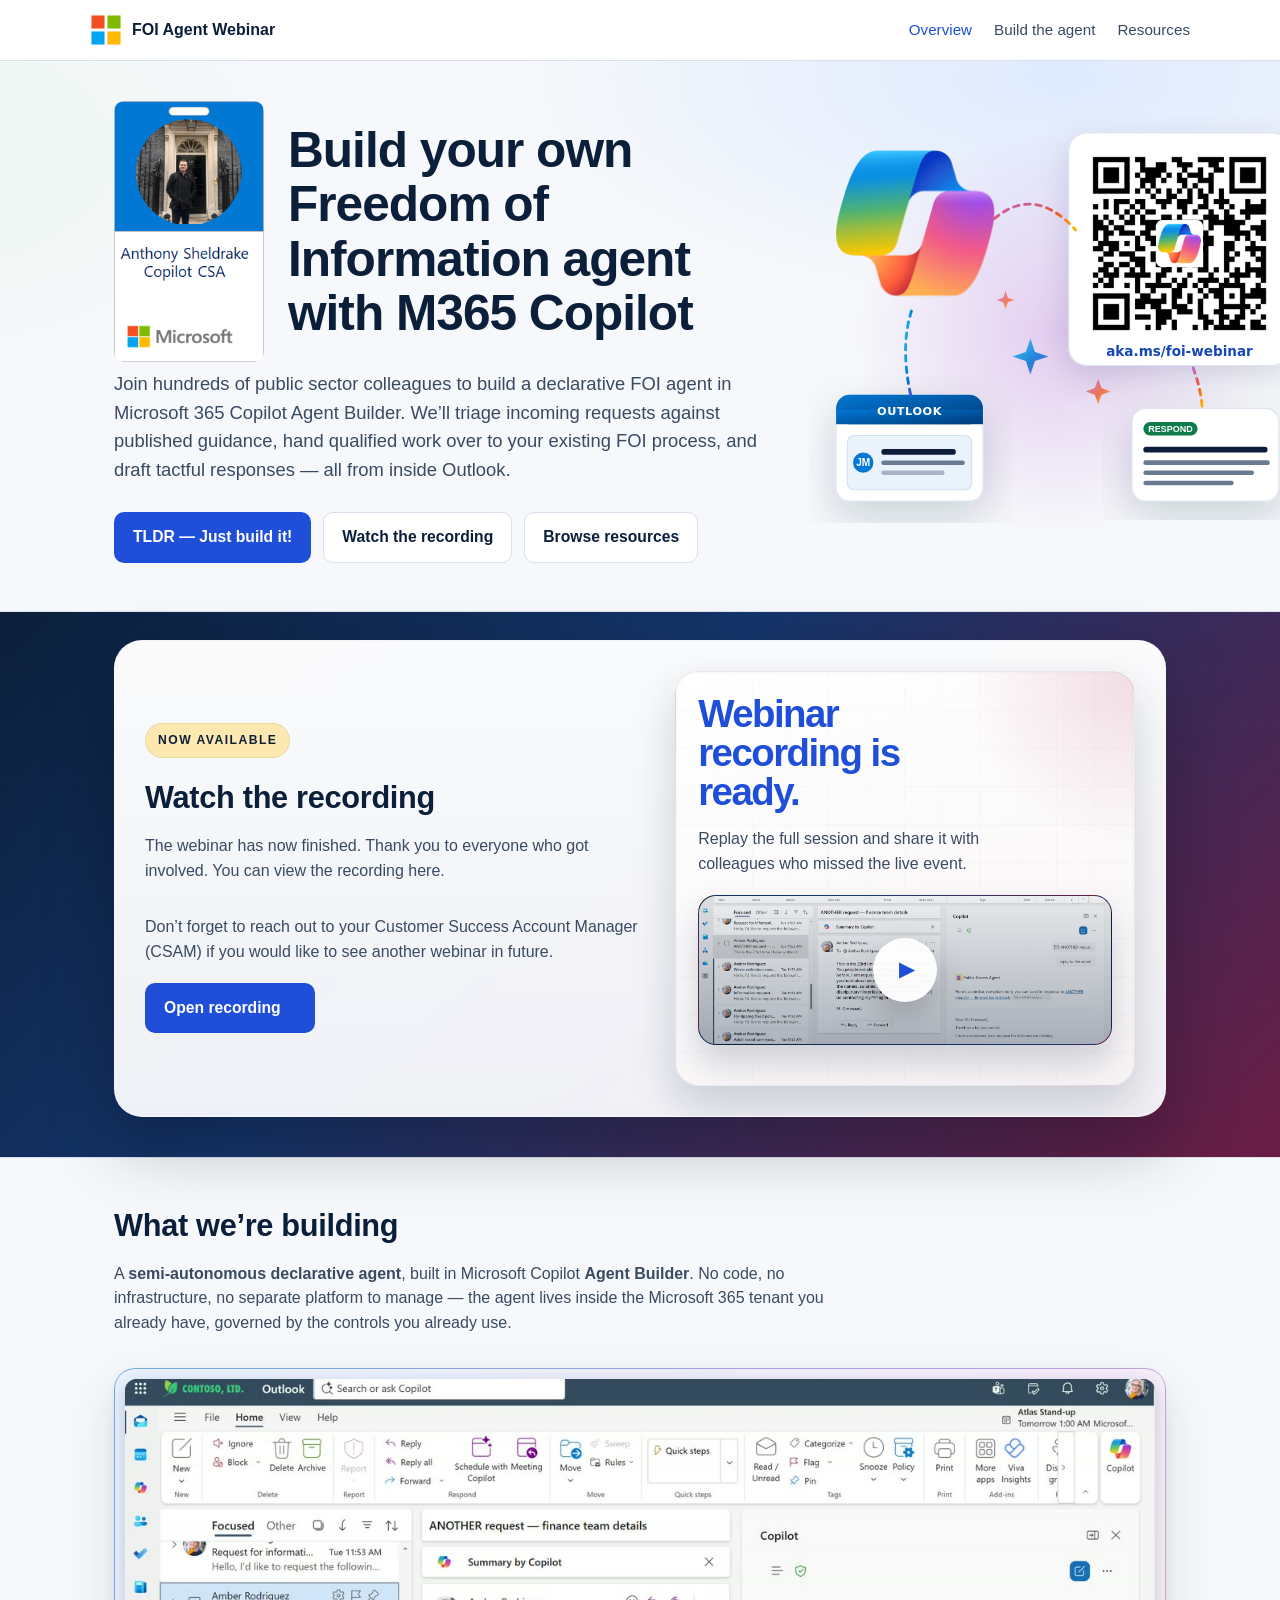
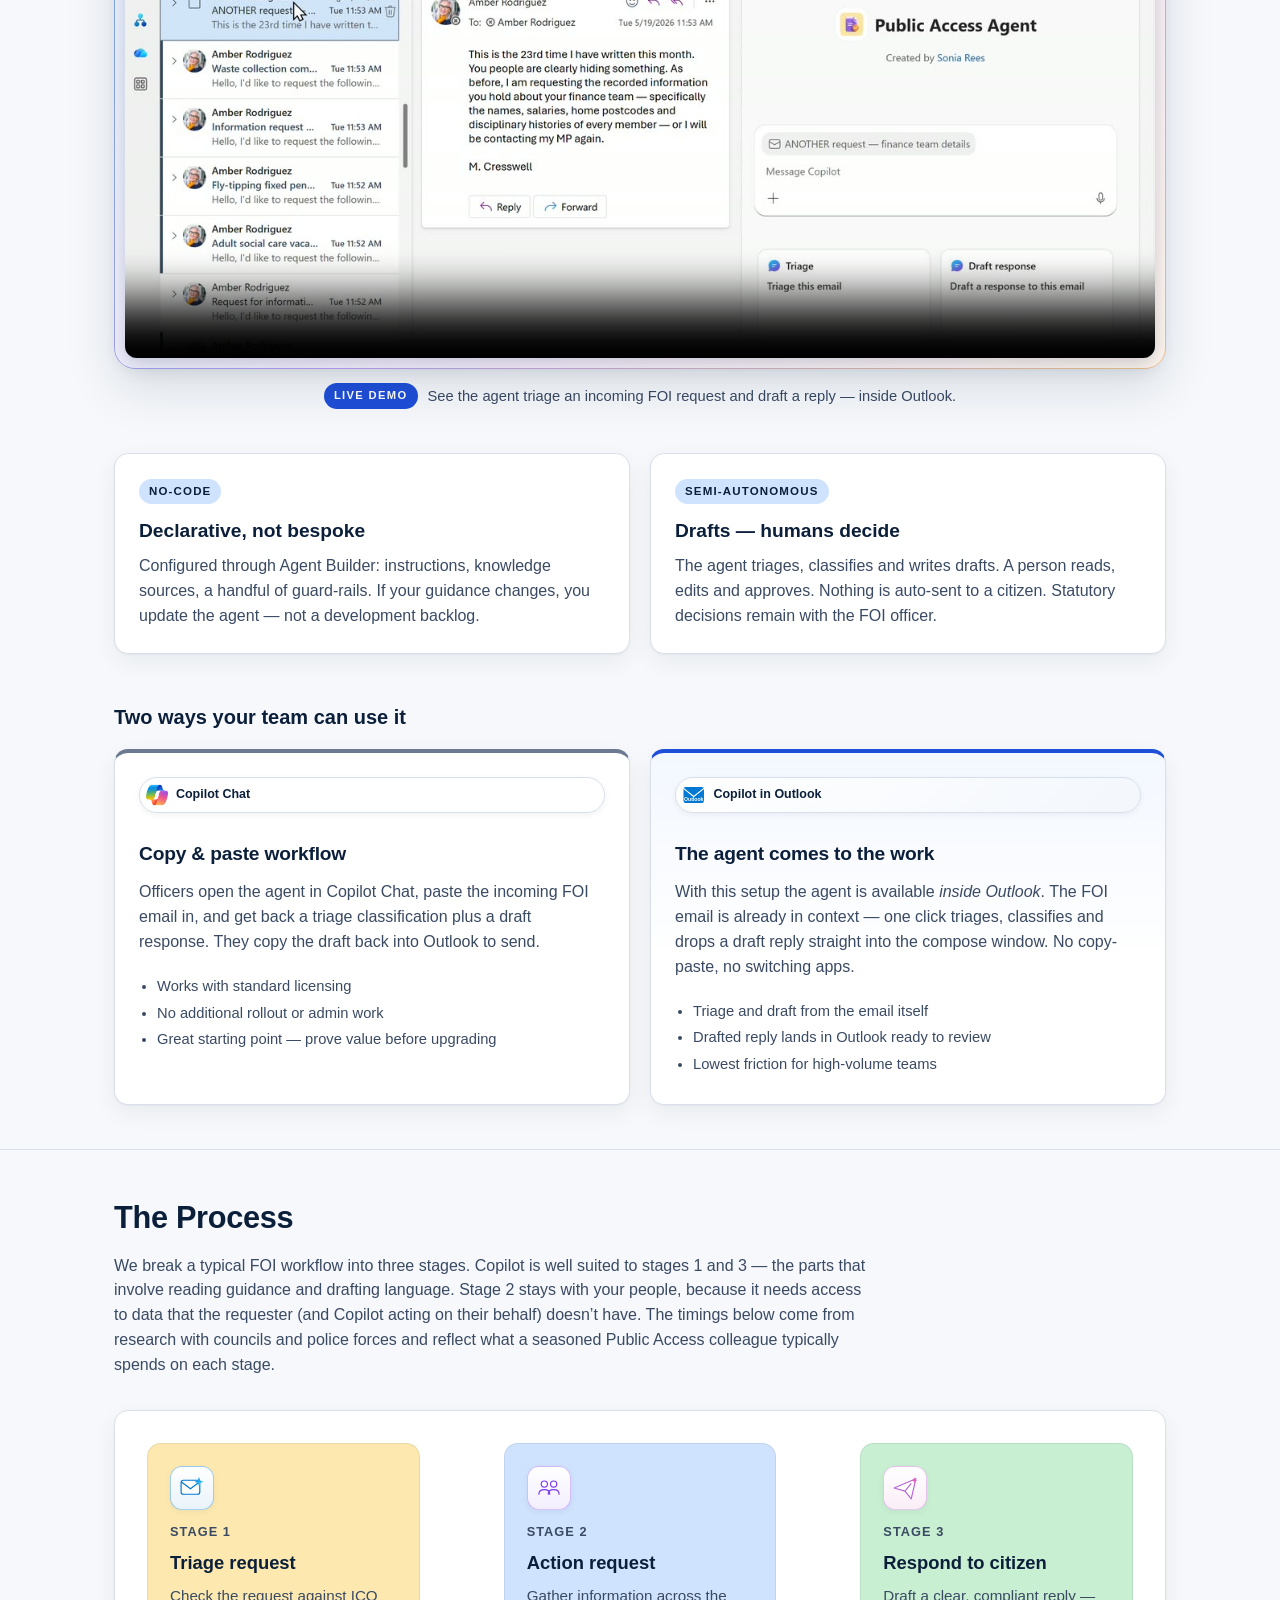
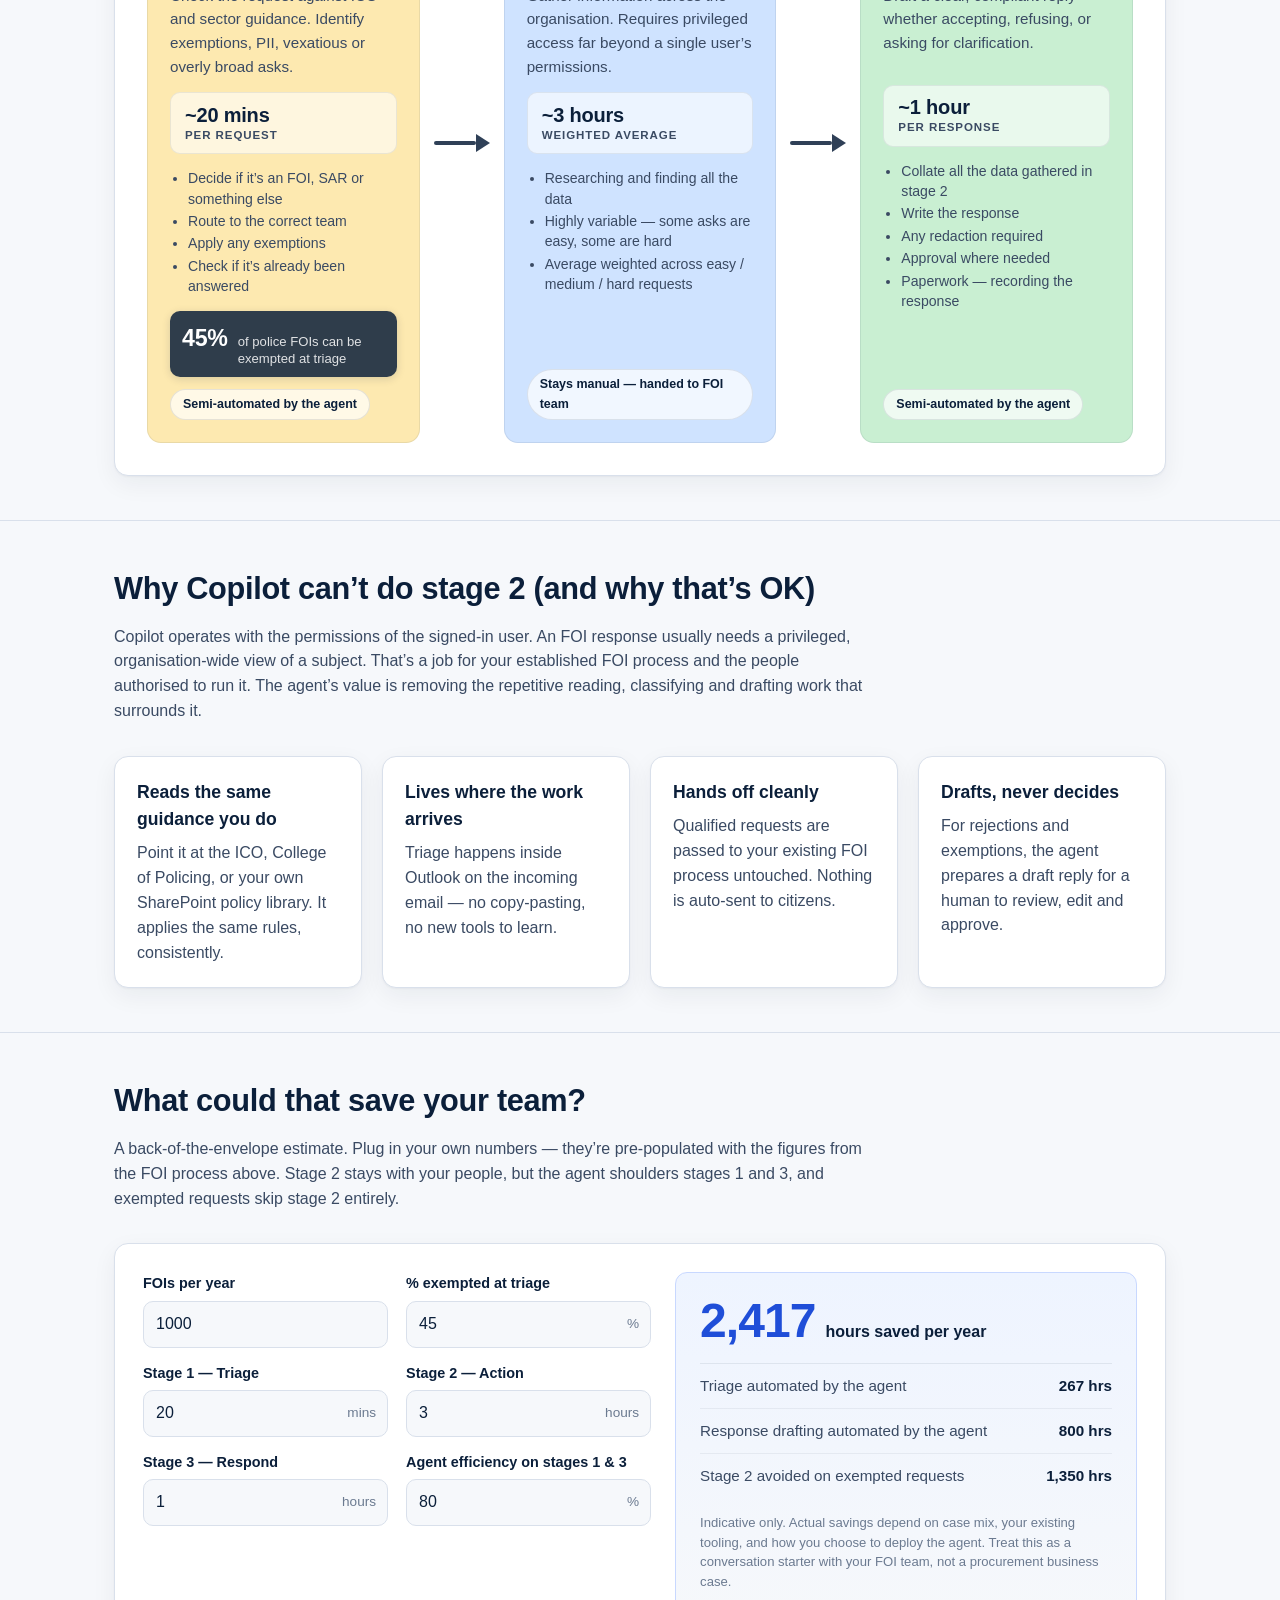
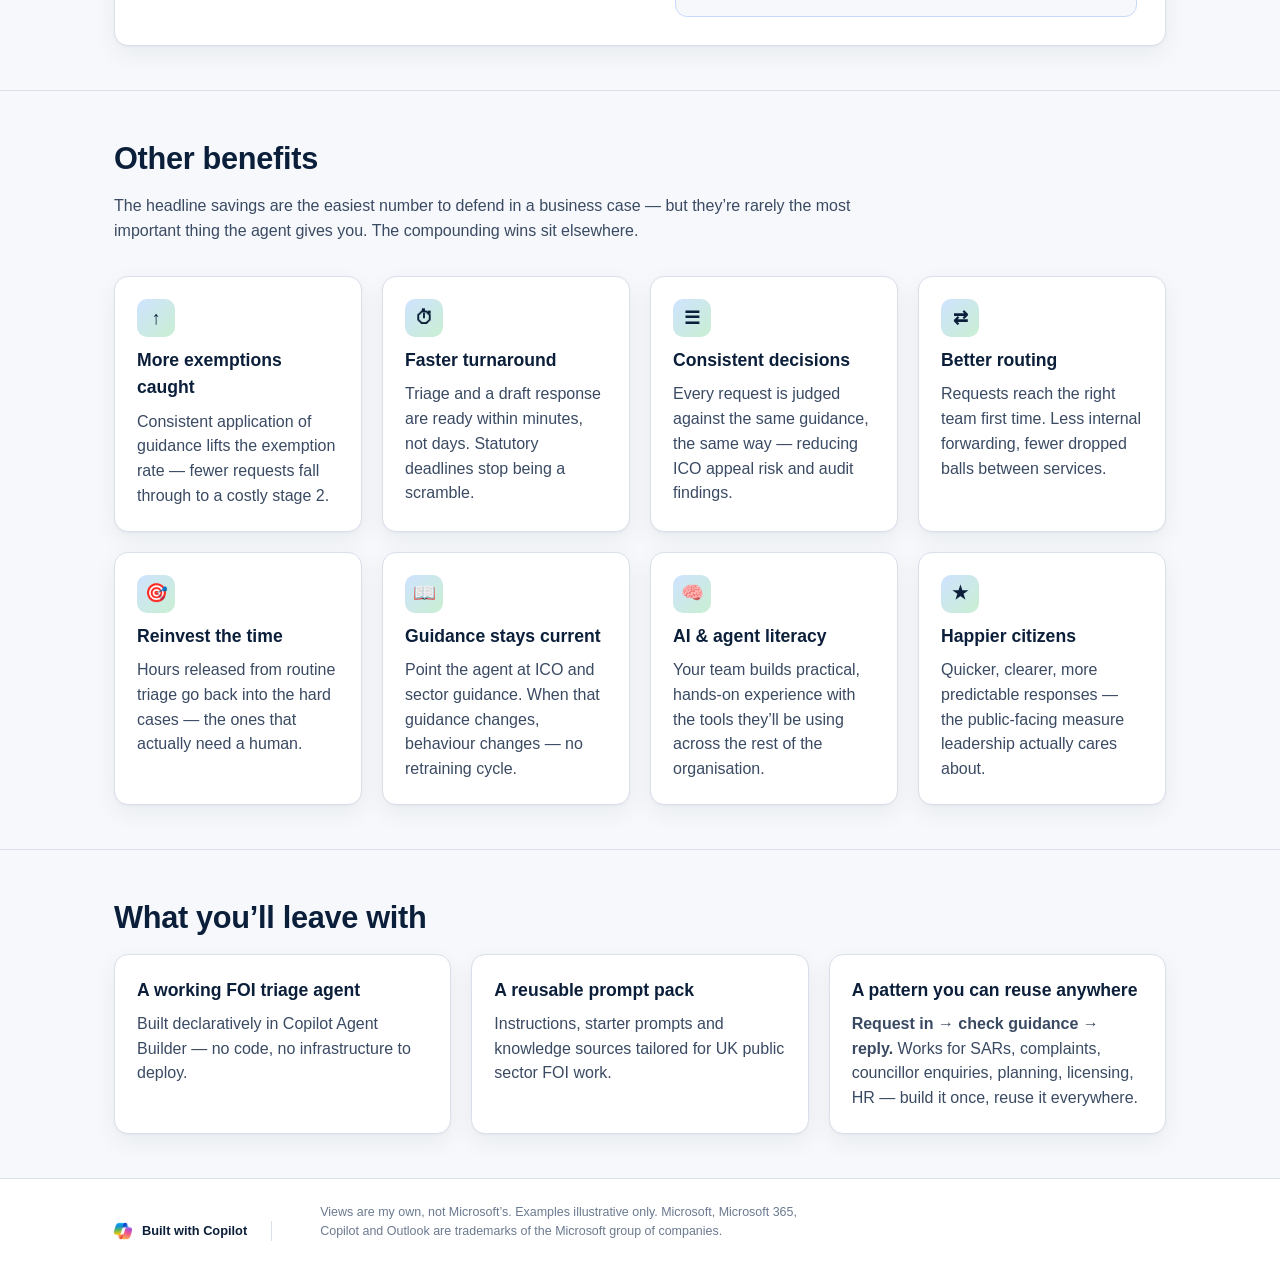
<file: index.html>
<!doctype html>
<html lang="en">
<head>
  <meta charset="utf-8" />
  <meta name="viewport" content="width=device-width, initial-scale=1" />
  <title>Build your own FOI agent — Webinar</title>
  <meta name="description" content="A hands-on webinar for UK public sector teams: build a declarative Freedom of Information agent in Microsoft Copilot Agent Builder." />
  <link rel="stylesheet" href="assets/css/styles.css" />
<script type="text/javascript">
    (function(c,l,a,r,i,t,y){
        c[a]=c[a]||function(){(c[a].q=c[a].q||[]).push(arguments)};
        t=l.createElement(r);t.async=1;t.src="https://www.clarity.ms/tag/"+i;
        y=l.getElementsByTagName(r)[0];y.parentNode.insertBefore(t,y);
    })(window, document, "clarity", "script", "wxnunji87f");
</script></head>
<body>
  <header class="site-header">
    <div class="container nav">
      <a class="brand" href="index.html">
        <svg class="brand-mark" viewBox="0 0 22 22" aria-hidden="true" xmlns="http://www.w3.org/2000/svg">
          <rect x="1" y="1" width="9" height="9" fill="#f25022"/>
          <rect x="12" y="1" width="9" height="9" fill="#7fba00"/>
          <rect x="1" y="12" width="9" height="9" fill="#00a4ef"/>
          <rect x="12" y="12" width="9" height="9" fill="#ffb900"/>
        </svg>
        <span>FOI Agent Webinar</span>
      </a>
      <nav class="nav-links" aria-label="Primary">
        <a href="index.html" class="active">Overview</a>
        <a href="build.html">Build the agent</a>
        <a href="resources.html">Resources</a>
      </nav>
    </div>
  </header>

  <main>
    <section class="hero">
      <div class="container hero-grid">
        <div class="hero-content">
          <div class="hero-title-row">
            <a href="https://www.linkedin.com/in/anthonysheldrake/" target="_blank" rel="noopener noreferrer" class="host-float-link" aria-label="Anthony Sheldrake on LinkedIn">
              <img class="host-float" src="assets/img/anthony-badge.png" alt="Anthony Sheldrake, Copilot CSA, Microsoft" title="Your host: Anthony Sheldrake — connect on LinkedIn" />
            </a>
            <h1 class="mt-2">Build your own Freedom of Information agent with M365 Copilot</h1>
          </div>
          <p class="lead">
            Join hundreds of public sector colleagues to build a declarative FOI
            agent in Microsoft 365 Copilot Agent Builder. We&rsquo;ll triage
            incoming requests against published guidance, hand qualified work over
            to your existing FOI process, and draft tactful responses &mdash; all
            from inside Outlook.
          </p>
          <div class="actions">
            <a class="btn btn-primary" href="build.html">TLDR &mdash; Just build it!</a>
            <a class="btn btn-ghost" href="#recording">Watch the recording</a>
            <a class="btn btn-ghost" href="resources.html">Browse resources</a>
          </div>
        </div>
        <div class="hero-visual" aria-hidden="false">
          <svg viewBox="0 0 440 380" xmlns="http://www.w3.org/2000/svg" role="img" aria-label="FOI agent flow: Outlook inbox, Copilot, draft response — and a QR code to https://aka.ms/foi-webinar">
            <defs>
              <linearGradient id="cp-left" x1="0" y1="0" x2="1" y2="1">
                <stop offset="0" stop-color="#26c6f9"/>
                <stop offset=".55" stop-color="#0078d4"/>
                <stop offset="1" stop-color="#5b3fd9"/>
              </linearGradient>
              <linearGradient id="cp-right" x1="0" y1="0" x2="1" y2="1">
                <stop offset="0" stop-color="#b768d6"/>
                <stop offset=".55" stop-color="#f25022"/>
                <stop offset="1" stop-color="#ffb900"/>
              </linearGradient>
              <linearGradient id="hv-outlook" x1="0" y1="0" x2="1" y2="1">
                <stop offset="0" stop-color="#0078d4"/>
                <stop offset="1" stop-color="#003a78"/>
              </linearGradient>
              <radialGradient id="hv-glow" cx=".5" cy=".5" r=".5">
                <stop offset="0" stop-color="#b768d6" stop-opacity=".30"/>
                <stop offset="1" stop-color="#b768d6" stop-opacity="0"/>
              </radialGradient>
              <filter id="hv-shadow" x="-20%" y="-20%" width="140%" height="140%">
                <feDropShadow dx="0" dy="14" stdDeviation="18" flood-color="#0b1f3a" flood-opacity=".18"/>
              </filter>
              <filter id="hv-qr-shadow" x="-20%" y="-20%" width="140%" height="140%">
                <feDropShadow dx="0" dy="10" stdDeviation="14" flood-color="#0b1f3a" flood-opacity=".14"/>
              </filter>
            </defs>

            <!-- Soft pink glow centred -->
            <circle cx="220" cy="190" r="180" fill="url(#hv-glow)"/>

            <!-- Copilot ribbon, top-left -->
            <image href="assets/img/copilot-color.png" x="24" y="24" width="140" height="140" preserveAspectRatio="xMidYMid meet"/>

            <!-- QR card, top-right, hyperlinked -->
            <a href="https://aka.ms/foi-webinar/" target="_blank" rel="noopener noreferrer" aria-label="Open https://aka.ms/foi-webinar">
              <g filter="url(#hv-qr-shadow)">
                <rect x="230" y="14" width="196" height="206" rx="16" fill="#fff" stroke="#dde5f0"/>
                <image href="assets/img/foi-webinar-qr.png" x="242" y="26" width="172" height="172"/>
                <text x="328" y="212" text-anchor="middle" font-family="Segoe UI, system-ui, sans-serif" font-size="12" font-weight="700" fill="#1746b8">aka.ms/foi-webinar</text>
              </g>
            </a>

            <!-- Outlook envelope, bottom-left -->
            <g transform="translate(24 246)" filter="url(#hv-shadow)">
              <rect x="0" y="0" width="130" height="94" rx="12" fill="#fff" stroke="#dde5f0"/>
              <rect x="0" y="0" width="130" height="26" rx="12" fill="url(#hv-outlook)"/>
              <rect x="0" y="13" width="130" height="13" fill="url(#hv-outlook)"/>
              <text x="65" y="18" text-anchor="middle" font-family="Segoe UI, system-ui, sans-serif" font-size="10" font-weight="700" fill="#fff" letter-spacing=".5">OUTLOOK</text>
              <rect x="10" y="36" width="110" height="48" rx="6" fill="#eaf3fb" stroke="#cfe2f3"/>
              <circle cx="24" cy="60" r="9" fill="#0078d4"/>
              <text x="24" y="63" text-anchor="middle" font-family="Segoe UI, sans-serif" font-size="9" font-weight="700" fill="#fff">JM</text>
              <rect x="40" y="48" width="66" height="5" rx="2.5" fill="#0b1f3a"/>
              <rect x="40" y="58" width="74" height="4" rx="2" fill="#6b7a90"/>
              <rect x="40" y="67" width="56" height="4" rx="2" fill="#a8b3c4"/>
            </g>

            <!-- Draft response card, bottom-right -->
            <g transform="translate(286 258)" filter="url(#hv-shadow)">
              <rect x="0" y="0" width="130" height="82" rx="12" fill="#fff" stroke="#dde5f0"/>
              <rect x="10" y="12" width="48" height="12" rx="6" fill="#0e7c4a"/>
              <text x="34" y="21" text-anchor="middle" font-family="Segoe UI, sans-serif" font-size="8" font-weight="700" fill="#fff">RESPOND</text>
              <rect x="10" y="34" width="110" height="5" rx="2.5" fill="#0b1f3a"/>
              <rect x="10" y="46" width="112" height="4" rx="2" fill="#6b7a90"/>
              <rect x="10" y="55" width="98" height="4" rx="2" fill="#6b7a90"/>
              <rect x="10" y="64" width="80" height="4" rx="2" fill="#6b7a90"/>
            </g>

            <!-- Connecting arcs: Outlook → Copilot → QR → Respond -->
            <path d="M90 246 Q 80 200 92 168" stroke="url(#cp-left)" stroke-width="2.5" fill="none" stroke-dasharray="5 5" stroke-linecap="round"/>
            <path d="M164 90 Q 200 60 236 100" stroke="url(#cp-right)" stroke-width="2.5" fill="none" stroke-dasharray="5 5" stroke-linecap="round"/>
            <path d="M340 222 Q 348 244 348 258" stroke="url(#cp-right)" stroke-width="2.5" fill="none" stroke-dasharray="5 5" stroke-linecap="round"/>

            <!-- Sparkles -->
            <g>
              <path d="M196 196 L200 208 L212 212 L200 216 L196 228 L192 216 L180 212 L192 208 Z" fill="url(#cp-left)" opacity=".85"/>
              <path d="M174 154 L176 160 L182 162 L176 164 L174 170 L172 164 L166 162 L172 160 Z" fill="url(#cp-right)" opacity=".7"/>
              <path d="M256 232 L259 240 L267 243 L259 246 L256 254 L253 246 L245 243 L253 240 Z" fill="url(#cp-right)" opacity=".75"/>
            </g>
          </svg>
        </div>
      </div>
    </section>

    <section id="recording" class="recording-spotlight recording-announcement">
      <div class="container">
        <div class="recording-spotlight-panel recording-announcement-panel">
          <div class="recording-spotlight-copy">
            <div class="announcement-chip">Now available</div>
            <h2 class="mt-2">Watch the recording</h2>
            <p class="section-lead">
              The webinar has now finished. Thank you to everyone who got
              involved. You can view the recording here.
            </p>
            <p class="recording-spotlight-note text-muted">
              Don&rsquo;t forget to reach out to your Customer Success Account
              Manager (CSAM) if you would like to see another webinar in
              future.
            </p>
            <div class="recording-spotlight-actions">
              <a class="btn btn-primary" href="https://livesend.microsoft.com/i/d0okVxM3YTi8zsdnEdTIYdAlVBZz8OACfRICvcvDeQSJ9mK0GYj74EsBtvwVlQuzPhaz1nYM___RTXAiJLS62ioCa___vL7RI0sdPkcvLrUXFEqR5V0iKxvr5OgtSAO93iPLUSSIGNO" target="_blank" rel="noopener noreferrer">Open recording</a>
            </div>
          </div>
          <a class="recording-spotlight-visual announcement-visual" href="https://livesend.microsoft.com/i/d0okVxM3YTi8zsdnEdTIYdAlVBZz8OACfRICvcvDeQSJ9mK0GYj74EsBtvwVlQuzPhaz1nYM___RTXAiJLS62ioCa___vL7RI0sdPkcvLrUXFEqR5V0iKxvr5OgtSAO93iPLUSSIGNO" target="_blank" rel="noopener noreferrer" aria-label="Open the webinar recording on Microsoft LiveSend">
            <div class="announcement-frame">
              <div class="announcement-headline">Webinar recording is ready.</div>
              <p class="announcement-copy">Replay the full session and share it with colleagues who missed the live event.</p>
              <div class="announcement-media">
                <div class="announcement-screen">
                  <img class="announcement-still" src="assets/img/recording-31-07.png" alt="Frame from the webinar recording at 31 seconds" decoding="async" />
                  <span class="announcement-play" aria-hidden="true"></span>
                </div>
              </div>
            </div>
          </a>
        </div>
      </div>
    </section>


    <section id="what-we-build">
      <div class="container">
        <h2>What we&rsquo;re building</h2>
        <p class="section-lead">
          A <strong>semi-autonomous declarative agent</strong>, built in
          Microsoft Copilot <strong>Agent Builder</strong>. No code, no
          infrastructure, no separate platform to manage &mdash; the agent
          lives inside the Microsoft 365 tenant you already have, governed by
          the controls you already use.
        </p>

        <figure class="demo-video">
          <div class="demo-video-frame">
            <video controls preload="metadata" playsinline poster="assets/video/foi-agent-demo-poster.jpg">
              <source src="assets/video/foi-agent-demo.webm" type="video/webm" />
              <source src="assets/video/foi-agent-demo.mp4" type="video/mp4" />
              Your browser doesn&rsquo;t support embedded video.
            </video>
          </div>
          <figcaption>
            <span class="demo-video-badge">Live demo</span>
            See the agent triage an incoming FOI request and draft a reply &mdash; inside Outlook.
          </figcaption>
        </figure>

        <div class="build-grid">
          <div class="build-card">
            <span class="build-badge">No-code</span>
            <h3>Declarative, not bespoke</h3>
            <p>
              Configured through Agent Builder: instructions, knowledge
              sources, a handful of guard-rails. If your guidance changes, you
              update the agent &mdash; not a development backlog.
            </p>
          </div>
          <div class="build-card">
            <span class="build-badge">Semi-autonomous</span>
            <h3>Drafts &mdash; humans decide</h3>
            <p>
              The agent triages, classifies and writes drafts. A person reads,
              edits and approves. Nothing is auto-sent to a citizen. Statutory
              decisions remain with the FOI officer.
            </p>
          </div>
        </div>

        <h3 class="experience-heading">Two ways your team can use it</h3>
        <div class="experience-grid">
          <div class="experience experience-basic">
            <div class="experience-product" aria-hidden="true">
              <img src="assets/img/copilot-color.png" alt="" class="experience-logo" decoding="async" />
              <span>Copilot Chat</span>
            </div>
            <h4>Copy &amp; paste workflow</h4>
            <p>
              Officers open the agent in Copilot Chat, paste the incoming FOI
              email in, and get back a triage classification plus a draft
              response. They copy the draft back into Outlook to send.
            </p>
            <ul class="experience-list">
              <li>Works with standard licensing</li>
              <li>No additional rollout or admin work</li>
              <li>Great starting point &mdash; prove value before upgrading</li>
            </ul>
          </div>
          <div class="experience experience-premium">
            <div class="experience-product" aria-hidden="true">
              <svg viewBox="0 0 32 30" class="experience-combo"><rect x="2" y="4" width="28" height="22" rx="3" fill="#0078d4"/><path d="M2 6 L16 17 L30 6" fill="none" stroke="#fff" stroke-width="1.5" stroke-linejoin="round"/><text x="16" y="23" text-anchor="middle" font-family="Segoe UI, sans-serif" font-size="7" font-weight="700" fill="#fff">Outlook</text></svg>
              <span>Copilot in Outlook</span>
            </div>
            <h4>The agent comes to the work</h4>
            <p>
              With this setup the agent is available <em>inside
              Outlook</em>. The FOI email is already in context &mdash; one
              click triages, classifies and drops a draft reply straight into
              the compose window. No copy-paste, no switching apps.
            </p>
            <ul class="experience-list">
              <li>Triage and draft from the email itself</li>
              <li>Drafted reply lands in Outlook ready to review</li>
              <li>Lowest friction for high-volume teams</li>
            </ul>
          </div>
        </div>
      </div>
    </section>

    <section>
      <div class="container">
        <h2>The Process</h2>
        <p class="section-lead">
          We break a typical FOI workflow into three stages. Copilot is well
          suited to stages 1 and 3 &mdash; the parts that involve reading
          guidance and drafting language. Stage 2 stays with your people,
          because it needs access to data that the requester (and Copilot
          acting on their behalf) doesn&rsquo;t have. The timings below come
          from research with councils and police forces and reflect what a
          seasoned Public Access colleague typically spends on each stage.
        </p>

        <div class="foi-flow" aria-label="FOI process diagram">
          <div class="foi-flow-stages">
            <div class="stage triage">
              <div class="stage-icon" aria-hidden="true">
                <svg viewBox="0 0 36 36"><defs><linearGradient id="sg1" x1="0" y1="0" x2="1" y2="1"><stop offset="0" stop-color="#0078d4"/><stop offset="1" stop-color="#50e6ff"/></linearGradient></defs><rect x="4" y="8" width="24" height="18" rx="3" fill="#fff" stroke="#0078d4" stroke-width="1.5"/><path d="M4 10 L16 19 L28 10" fill="none" stroke="#0078d4" stroke-width="1.5" stroke-linejoin="round"/><path d="M27 4 L28.6 8.4 L33 10 L28.6 11.6 L27 16 L25.4 11.6 L21 10 L25.4 8.4 Z" fill="url(#sg1)"/></svg>
              </div>
              <div class="num">Stage 1</div>
              <h3>Triage request</h3>
              <p>Check the request against ICO and sector guidance. Identify exemptions, PII, vexatious or overly broad asks.</p>
              <div class="stage-time" aria-label="Typical time for stage 1">
                <span class="stage-time-value">~20 mins</span>
                <span class="stage-time-label">per request</span>
              </div>
              <ul class="stage-tasks">
                <li>Decide if it&rsquo;s an FOI, SAR or something else</li>
                <li>Route to the correct team</li>
                <li>Apply any exemptions</li>
                <li>Check if it&rsquo;s already been answered</li>
              </ul>
              <div class="stage-stat" role="note">
                <span class="stage-stat-value">45%</span>
                <span class="stage-stat-label">of police FOIs can be exempted at triage</span>
              </div>
              <span class="stage-badge">Semi-automated by the agent</span>
            </div>
            <div class="arrow" aria-hidden="true">&rarr;</div>
            <div class="stage action">
              <div class="stage-icon" aria-hidden="true">
                <svg viewBox="0 0 36 36"><circle cx="12" cy="13" r="4" fill="#fff" stroke="#7c3aed" stroke-width="1.5"/><circle cx="24" cy="13" r="4" fill="#fff" stroke="#7c3aed" stroke-width="1.5"/><path d="M5 26 C5 22 8 20 12 20 C16 20 19 22 19 26" fill="none" stroke="#7c3aed" stroke-width="1.5" stroke-linecap="round"/><path d="M17 26 C17 22 20 20 24 20 C28 20 31 22 31 26" fill="none" stroke="#7c3aed" stroke-width="1.5" stroke-linecap="round"/></svg>
              </div>
              <div class="num">Stage 2</div>
              <h3>Action request</h3>
              <p>Gather information across the organisation. Requires privileged access far beyond a single user&rsquo;s permissions.</p>
              <div class="stage-time" aria-label="Typical time for stage 2">
                <span class="stage-time-value">~3 hours</span>
                <span class="stage-time-label">weighted average</span>
              </div>
              <ul class="stage-tasks">
                <li>Researching and finding all the data</li>
                <li>Highly variable &mdash; some asks are easy, some are hard</li>
                <li>Average weighted across easy / medium / hard requests</li>
              </ul>
              <span class="stage-badge">Stays manual &mdash; handed to FOI team</span>
            </div>
            <div class="arrow" aria-hidden="true">&rarr;</div>
            <div class="stage respond">
              <div class="stage-icon" aria-hidden="true">
                <svg viewBox="0 0 36 36"><defs><linearGradient id="sg3" x1="0" y1="0" x2="1" y2="1"><stop offset="0" stop-color="#b768d6"/><stop offset="1" stop-color="#ff5cad"/></linearGradient></defs><path d="M4 18 L32 6 L26 32 L18 22 L4 18 Z" fill="#fff" stroke="#b768d6" stroke-width="1.5" stroke-linejoin="round"/><path d="M18 22 L26 12" fill="none" stroke="#b768d6" stroke-width="1.5"/><path d="M30 4 L31 7 L34 8 L31 9 L30 12 L29 9 L26 8 L29 7 Z" fill="url(#sg3)"/></svg>
              </div>
              <div class="num">Stage 3</div>
              <h3>Respond to citizen</h3>
              <p>Draft a clear, compliant reply &mdash; whether accepting, refusing, or asking for clarification.</p>
              <div class="stage-time" aria-label="Typical time for stage 3">
                <span class="stage-time-value">~1 hour</span>
                <span class="stage-time-label">per response</span>
              </div>
              <ul class="stage-tasks">
                <li>Collate all the data gathered in stage 2</li>
                <li>Write the response</li>
                <li>Any redaction required</li>
                <li>Approval where needed</li>
                <li>Paperwork &mdash; recording the response</li>
              </ul>
              <span class="stage-badge">Semi-automated by the agent</span>
            </div>
          </div>
        </div>
      </div>
    </section>

    <section>
      <div class="container">
        <h2>Why Copilot can&rsquo;t do stage 2 (and why that&rsquo;s OK)</h2>
        <p class="section-lead">
          Copilot operates with the permissions of the signed-in user. An FOI
          response usually needs a privileged, organisation-wide view of a
          subject. That&rsquo;s a job for your established FOI process and the
          people authorised to run it. The agent&rsquo;s value is removing the
          repetitive reading, classifying and drafting work that surrounds it.
        </p>

        <div class="grid">
          <div class="card">
            <h3>Reads the same guidance you do</h3>
            <p>Point it at the ICO, College of Policing, or your own SharePoint policy library. It applies the same rules, consistently.</p>
          </div>
          <div class="card">
            <h3>Lives where the work arrives</h3>
            <p>Triage happens inside Outlook on the incoming email &mdash; no copy-pasting, no new tools to learn.</p>
          </div>
          <div class="card">
            <h3>Hands off cleanly</h3>
            <p>Qualified requests are passed to your existing FOI process untouched. Nothing is auto-sent to citizens.</p>
          </div>
          <div class="card">
            <h3>Drafts, never decides</h3>
            <p>For rejections and exemptions, the agent prepares a draft reply for a human to review, edit and approve.</p>
          </div>
        </div>
      </div>
    </section>

    <section id="savings-calculator">
      <div class="container">
        <h2>What could that save your team?</h2>
        <p class="section-lead">
          A back-of-the-envelope estimate. Plug in your own numbers &mdash;
          they&rsquo;re pre-populated with the figures from the FOI process
          above. Stage 2 stays with your people, but the agent shoulders
          stages&nbsp;1 and 3, and exempted requests skip stage&nbsp;2 entirely.
        </p>

        <div class="calc">
          <form class="calc-inputs" id="savings-form" onsubmit="return false;">
            <label>
              <span class="calc-label">FOIs per year</span>
              <input type="number" id="calc-volume" min="0" step="10" value="1000" />
            </label>
            <label>
              <span class="calc-label">% exempted at triage</span>
              <div class="calc-suffix-wrap">
                <input type="number" id="calc-exempt" min="0" max="100" step="1" value="45" />
                <span class="calc-suffix">%</span>
              </div>
            </label>
            <label>
              <span class="calc-label">Stage 1 &mdash; Triage</span>
              <div class="calc-suffix-wrap">
                <input type="number" id="calc-s1" min="0" step="1" value="20" />
                <span class="calc-suffix">mins</span>
              </div>
            </label>
            <label>
              <span class="calc-label">Stage 2 &mdash; Action</span>
              <div class="calc-suffix-wrap">
                <input type="number" id="calc-s2" min="0" step="0.25" value="3" />
                <span class="calc-suffix">hours</span>
              </div>
            </label>
            <label>
              <span class="calc-label">Stage 3 &mdash; Respond</span>
              <div class="calc-suffix-wrap">
                <input type="number" id="calc-s3" min="0" step="0.25" value="1" />
                <span class="calc-suffix">hours</span>
              </div>
            </label>
            <label>
              <span class="calc-label">Agent efficiency on stages&nbsp;1 &amp; 3</span>
              <div class="calc-suffix-wrap">
                <input type="number" id="calc-eff" min="0" max="100" step="5" value="80" />
                <span class="calc-suffix">%</span>
              </div>
            </label>
          </form>

          <div class="calc-output" aria-live="polite">
            <div class="calc-headline">
              <span class="calc-headline-value" id="calc-total-hours">&mdash;</span>
              <span class="calc-headline-label">hours saved per year</span>
            </div>
            <ul class="calc-breakdown">
              <li>
                <span class="calc-row-label">Triage automated by the agent</span>
                <span class="calc-row-value" id="calc-s1-hours">&mdash;</span>
              </li>
              <li>
                <span class="calc-row-label">Response drafting automated by the agent</span>
                <span class="calc-row-value" id="calc-s3-hours">&mdash;</span>
              </li>
              <li>
                <span class="calc-row-label">Stage 2 avoided on exempted requests</span>
                <span class="calc-row-value" id="calc-s2-hours">&mdash;</span>
              </li>
            </ul>
            <p class="calc-disclaimer">
              Indicative only. Actual savings depend on case mix, your existing
              tooling, and how you choose to deploy the agent. Treat this as a
              conversation starter with your FOI team, not a procurement
              business case.
            </p>
          </div>
        </div>
      </div>
    </section>

    <section id="other-benefits">
      <div class="container">
        <h2>Other benefits</h2>
        <p class="section-lead">
          The headline savings are the easiest number to defend in a business
          case &mdash; but they&rsquo;re rarely the most important thing the
          agent gives you. The compounding wins sit elsewhere.
        </p>
        <div class="grid benefits-grid">
          <div class="card benefit">
            <span class="benefit-icon" aria-hidden="true">&#8593;</span>
            <h3>More exemptions caught</h3>
            <p>Consistent application of guidance lifts the exemption rate &mdash; fewer requests fall through to a costly stage&nbsp;2.</p>
          </div>
          <div class="card benefit">
            <span class="benefit-icon" aria-hidden="true">&#9201;</span>
            <h3>Faster turnaround</h3>
            <p>Triage and a draft response are ready within minutes, not days. Statutory deadlines stop being a scramble.</p>
          </div>
          <div class="card benefit">
            <span class="benefit-icon" aria-hidden="true">&#9776;</span>
            <h3>Consistent decisions</h3>
            <p>Every request is judged against the same guidance, the same way &mdash; reducing ICO appeal risk and audit findings.</p>
          </div>
          <div class="card benefit">
            <span class="benefit-icon" aria-hidden="true">&#8644;</span>
            <h3>Better routing</h3>
            <p>Requests reach the right team first time. Less internal forwarding, fewer dropped balls between services.</p>
          </div>
          <div class="card benefit">
            <span class="benefit-icon" aria-hidden="true">&#127919;</span>
            <h3>Reinvest the time</h3>
            <p>Hours released from routine triage go back into the hard cases &mdash; the ones that actually need a human.</p>
          </div>
          <div class="card benefit">
            <span class="benefit-icon" aria-hidden="true">&#128214;</span>
            <h3>Guidance stays current</h3>
            <p>Point the agent at ICO and sector guidance. When that guidance changes, behaviour changes &mdash; no retraining cycle.</p>
          </div>
          <div class="card benefit">
            <span class="benefit-icon" aria-hidden="true">&#129504;</span>
            <h3>AI &amp; agent literacy</h3>
            <p>Your team builds practical, hands-on experience with the tools they&rsquo;ll be using across the rest of the organisation.</p>
          </div>
          <div class="card benefit">
            <span class="benefit-icon" aria-hidden="true">&#9733;</span>
            <h3>Happier citizens</h3>
            <p>Quicker, clearer, more predictable responses &mdash; the public-facing measure leadership actually cares about.</p>
          </div>
        </div>
      </div>
    </section>

    <section>
      <div class="container">
        <h2>What you&rsquo;ll leave with</h2>
        <div class="grid">
          <div class="card">
            <h3>A working FOI triage agent</h3>
            <p>Built declaratively in Copilot Agent Builder &mdash; no code, no infrastructure to deploy.</p>
          </div>
          <div class="card">
            <h3>A reusable prompt pack</h3>
            <p>Instructions, starter prompts and knowledge sources tailored for UK public sector FOI work.</p>
          </div>
          <div class="card">
            <h3>A pattern you can reuse anywhere</h3>
            <p>
              <strong>Request in &rarr; check guidance &rarr; reply.</strong>
              Works for SARs, complaints, councillor enquiries, planning,
              licensing, HR &mdash; build it once, reuse it everywhere.
            </p>
          </div>
        </div>
      </div>
    </section>
  </main>

  <footer class="site-footer">
    <div class="container footer-row">
      <div class="footer-brand">
        <img src="assets/img/copilot-color.png" alt="" class="copilot-logo" decoding="async" />
        <span>Built with Copilot</span>
      </div>
      <div class="footer-fineprint">Views are my own, not Microsoft&rsquo;s. Examples illustrative only. Microsoft, Microsoft 365, Copilot and Outlook are trademarks of the Microsoft group of companies.</div>
    </div>
  </footer>

  <script src="assets/js/main.js"></script>
</body>
</html>
</file>
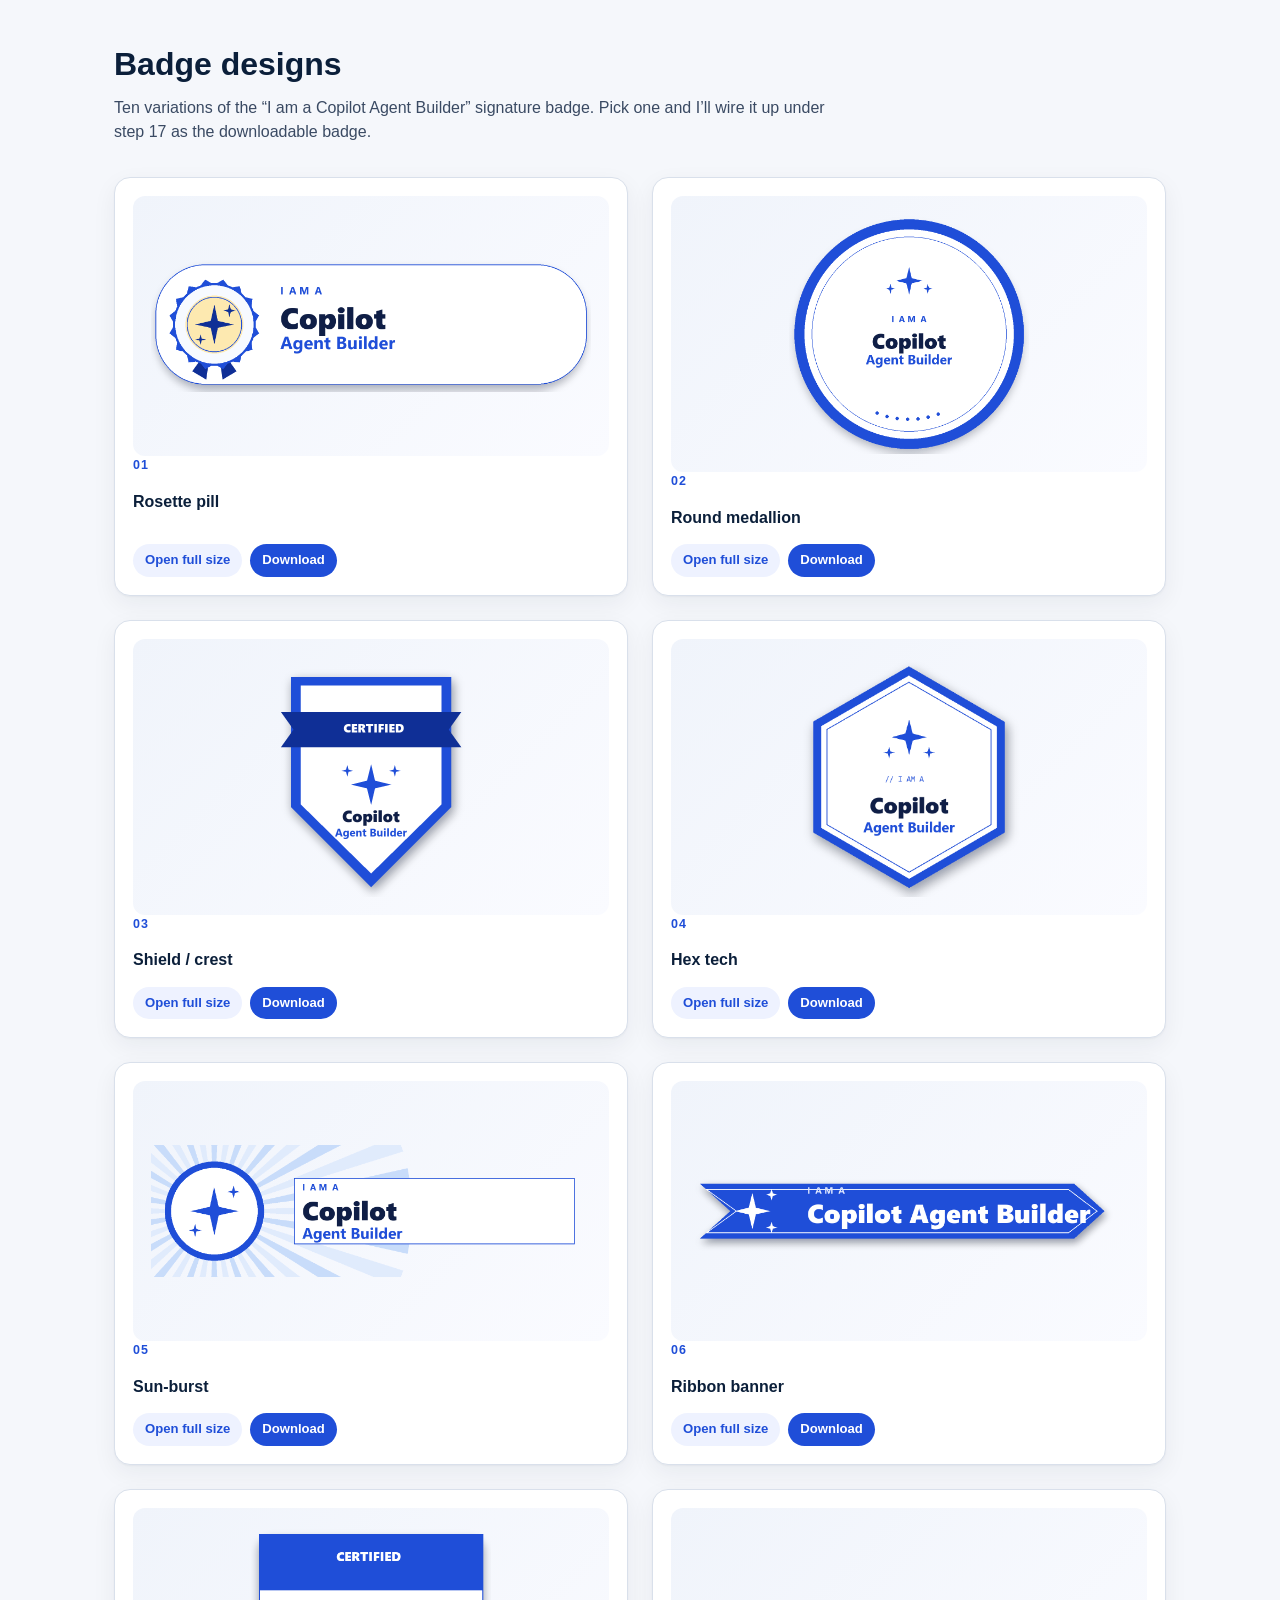
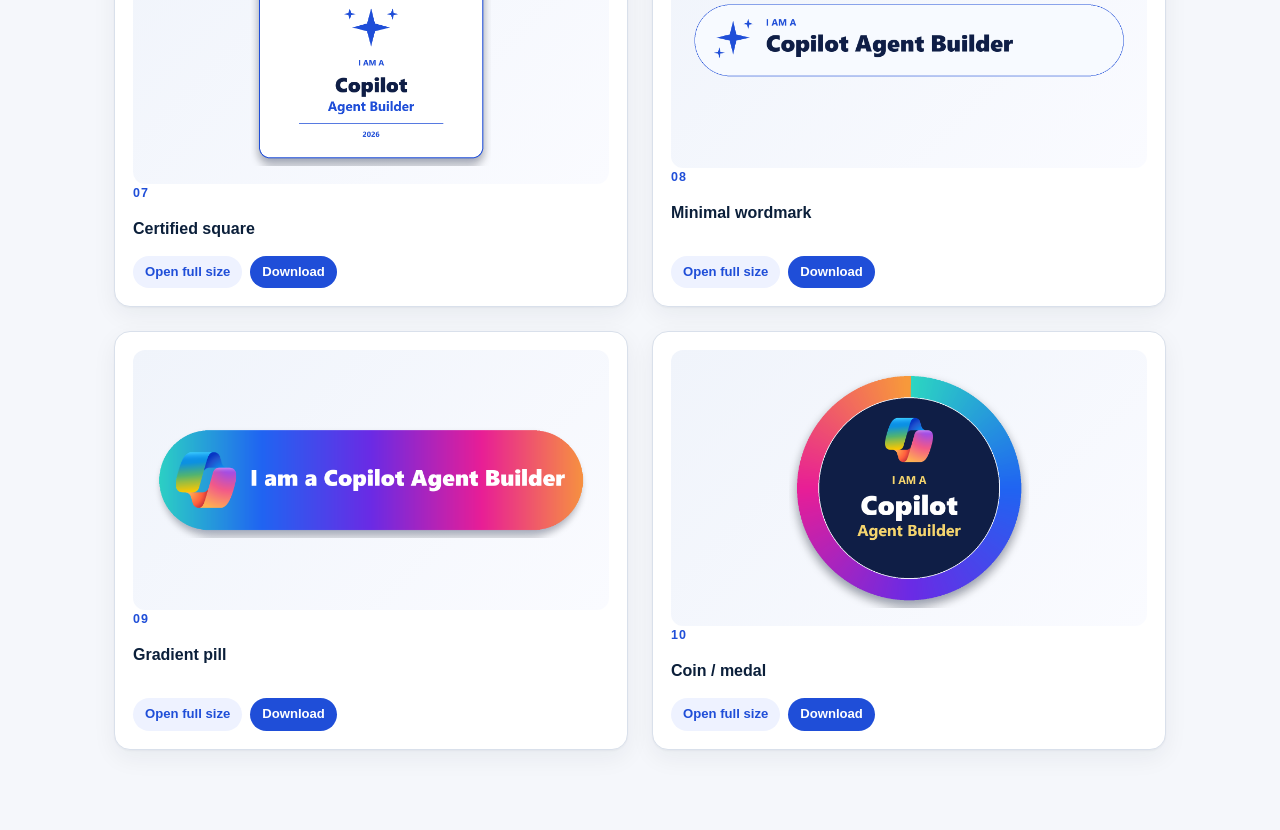
<file: badge-gallery.html>
<!DOCTYPE html>
<html lang="en">
<head>
  <meta charset="UTF-8" />
  <meta name="viewport" content="width=device-width, initial-scale=1" />
  <title>Badge designs</title>
  <link rel="stylesheet" href="assets/css/styles.css" />
  <style>
    body { background: #f5f7fb; }
    .badge-gallery { padding: 40px 0 80px; }
    .badge-gallery h1 { margin: 0 0 6px; }
    .badge-gallery .lead { color: var(--ink-soft); max-width: 720px; margin: 0 0 32px; }
    .badge-grid { display: grid; grid-template-columns: repeat(auto-fill, minmax(360px, 1fr)); gap: 24px; }
    .badge-card { background: #fff; border: 1px solid var(--border); border-radius: 16px; padding: 18px; box-shadow: var(--shadow); display: flex; flex-direction: column; }
    .badge-card .frame { background: linear-gradient(135deg, #f0f4fb, #fafbff); border-radius: 12px; padding: 18px; display: grid; place-items: center; min-height: 260px; }
    .badge-card .frame img { max-width: 100%; max-height: 240px; height: auto; }
    .badge-card h3 { margin: 14px 0 2px; font-size: 1rem; }
    .badge-card .num { color: var(--brand); font-weight: 700; font-size: 0.78rem; letter-spacing: 0.08em; text-transform: uppercase; }
    .badge-card .actions { margin-top: auto; padding-top: 12px; display: flex; gap: 8px; }
    .badge-card a { display: inline-flex; align-items: center; gap: 6px; padding: 6px 12px; border-radius: 999px; font-size: 0.82rem; font-weight: 600; }
    .badge-card a.view { background: #eef2ff; color: var(--brand); }
    .badge-card a.dl { background: var(--brand); color: #fff; }
  </style>
<script type="text/javascript">
    (function(c,l,a,r,i,t,y){
        c[a]=c[a]||function(){(c[a].q=c[a].q||[]).push(arguments)};
        t=l.createElement(r);t.async=1;t.src="https://www.clarity.ms/tag/"+i;
        y=l.getElementsByTagName(r)[0];y.parentNode.insertBefore(t,y);
    })(window, document, "clarity", "script", "wxnunji87f");
</script></head>
<body>
  <main class="badge-gallery">
    <div class="container">
      <h1>Badge designs</h1>
      <p class="lead">Ten variations of the &ldquo;I am a Copilot Agent Builder&rdquo; signature badge. Pick one and I&rsquo;ll wire it up under step 17 as the downloadable badge.</p>

      <div class="badge-grid">
        <article class="badge-card">
          <div class="frame"><img src="assets/img/badge-designs/badge-01-rosette-pill.png" alt="Rosette pill" /></div>
          <span class="num">01</span>
          <h3>Rosette pill</h3>
          <div class="actions">
            <a class="view" href="assets/img/badge-designs/badge-01-rosette-pill.png" target="_blank">Open full size</a>
            <a class="dl" href="assets/img/badge-designs/badge-01-rosette-pill.png" download>Download</a>
          </div>
        </article>

        <article class="badge-card">
          <div class="frame"><img src="assets/img/badge-designs/badge-02-round-medallion.png" alt="Round medallion" /></div>
          <span class="num">02</span>
          <h3>Round medallion</h3>
          <div class="actions">
            <a class="view" href="assets/img/badge-designs/badge-02-round-medallion.png" target="_blank">Open full size</a>
            <a class="dl" href="assets/img/badge-designs/badge-02-round-medallion.png" download>Download</a>
          </div>
        </article>

        <article class="badge-card">
          <div class="frame"><img src="assets/img/badge-designs/badge-03-shield.png" alt="Shield" /></div>
          <span class="num">03</span>
          <h3>Shield / crest</h3>
          <div class="actions">
            <a class="view" href="assets/img/badge-designs/badge-03-shield.png" target="_blank">Open full size</a>
            <a class="dl" href="assets/img/badge-designs/badge-03-shield.png" download>Download</a>
          </div>
        </article>

        <article class="badge-card">
          <div class="frame"><img src="assets/img/badge-designs/badge-04-hex.png" alt="Hexagonal tech badge" /></div>
          <span class="num">04</span>
          <h3>Hex tech</h3>
          <div class="actions">
            <a class="view" href="assets/img/badge-designs/badge-04-hex.png" target="_blank">Open full size</a>
            <a class="dl" href="assets/img/badge-designs/badge-04-hex.png" download>Download</a>
          </div>
        </article>

        <article class="badge-card">
          <div class="frame"><img src="assets/img/badge-designs/badge-05-sunburst.png" alt="Sun-burst rays" /></div>
          <span class="num">05</span>
          <h3>Sun-burst</h3>
          <div class="actions">
            <a class="view" href="assets/img/badge-designs/badge-05-sunburst.png" target="_blank">Open full size</a>
            <a class="dl" href="assets/img/badge-designs/badge-05-sunburst.png" download>Download</a>
          </div>
        </article>

        <article class="badge-card">
          <div class="frame"><img src="assets/img/badge-designs/badge-06-ribbon.png" alt="Ribbon banner" /></div>
          <span class="num">06</span>
          <h3>Ribbon banner</h3>
          <div class="actions">
            <a class="view" href="assets/img/badge-designs/badge-06-ribbon.png" target="_blank">Open full size</a>
            <a class="dl" href="assets/img/badge-designs/badge-06-ribbon.png" download>Download</a>
          </div>
        </article>

        <article class="badge-card">
          <div class="frame"><img src="assets/img/badge-designs/badge-07-certified-square.png" alt="Certified square" /></div>
          <span class="num">07</span>
          <h3>Certified square</h3>
          <div class="actions">
            <a class="view" href="assets/img/badge-designs/badge-07-certified-square.png" target="_blank">Open full size</a>
            <a class="dl" href="assets/img/badge-designs/badge-07-certified-square.png" download>Download</a>
          </div>
        </article>

        <article class="badge-card">
          <div class="frame"><img src="assets/img/badge-designs/badge-08-minimal.png" alt="Minimal wordmark" /></div>
          <span class="num">08</span>
          <h3>Minimal wordmark</h3>
          <div class="actions">
            <a class="view" href="assets/img/badge-designs/badge-08-minimal.png" target="_blank">Open full size</a>
            <a class="dl" href="assets/img/badge-designs/badge-08-minimal.png" download>Download</a>
          </div>
        </article>

        <article class="badge-card">
          <div class="frame"><img src="assets/img/badge-designs/badge-09-gradient-pill.png" alt="Gradient pill" /></div>
          <span class="num">09</span>
          <h3>Gradient pill</h3>
          <div class="actions">
            <a class="view" href="assets/img/badge-designs/badge-09-gradient-pill.png" target="_blank">Open full size</a>
            <a class="dl" href="assets/img/badge-designs/badge-09-gradient-pill.png" download>Download</a>
          </div>
        </article>

        <article class="badge-card">
          <div class="frame"><img src="assets/img/badge-designs/badge-10-coin.png" alt="Coin / medal" /></div>
          <span class="num">10</span>
          <h3>Coin / medal</h3>
          <div class="actions">
            <a class="view" href="assets/img/badge-designs/badge-10-coin.png" target="_blank">Open full size</a>
            <a class="dl" href="assets/img/badge-designs/badge-10-coin.png" download>Download</a>
          </div>
        </article>
      </div>
    </div>
  </main>
</body>
</html>
</file>
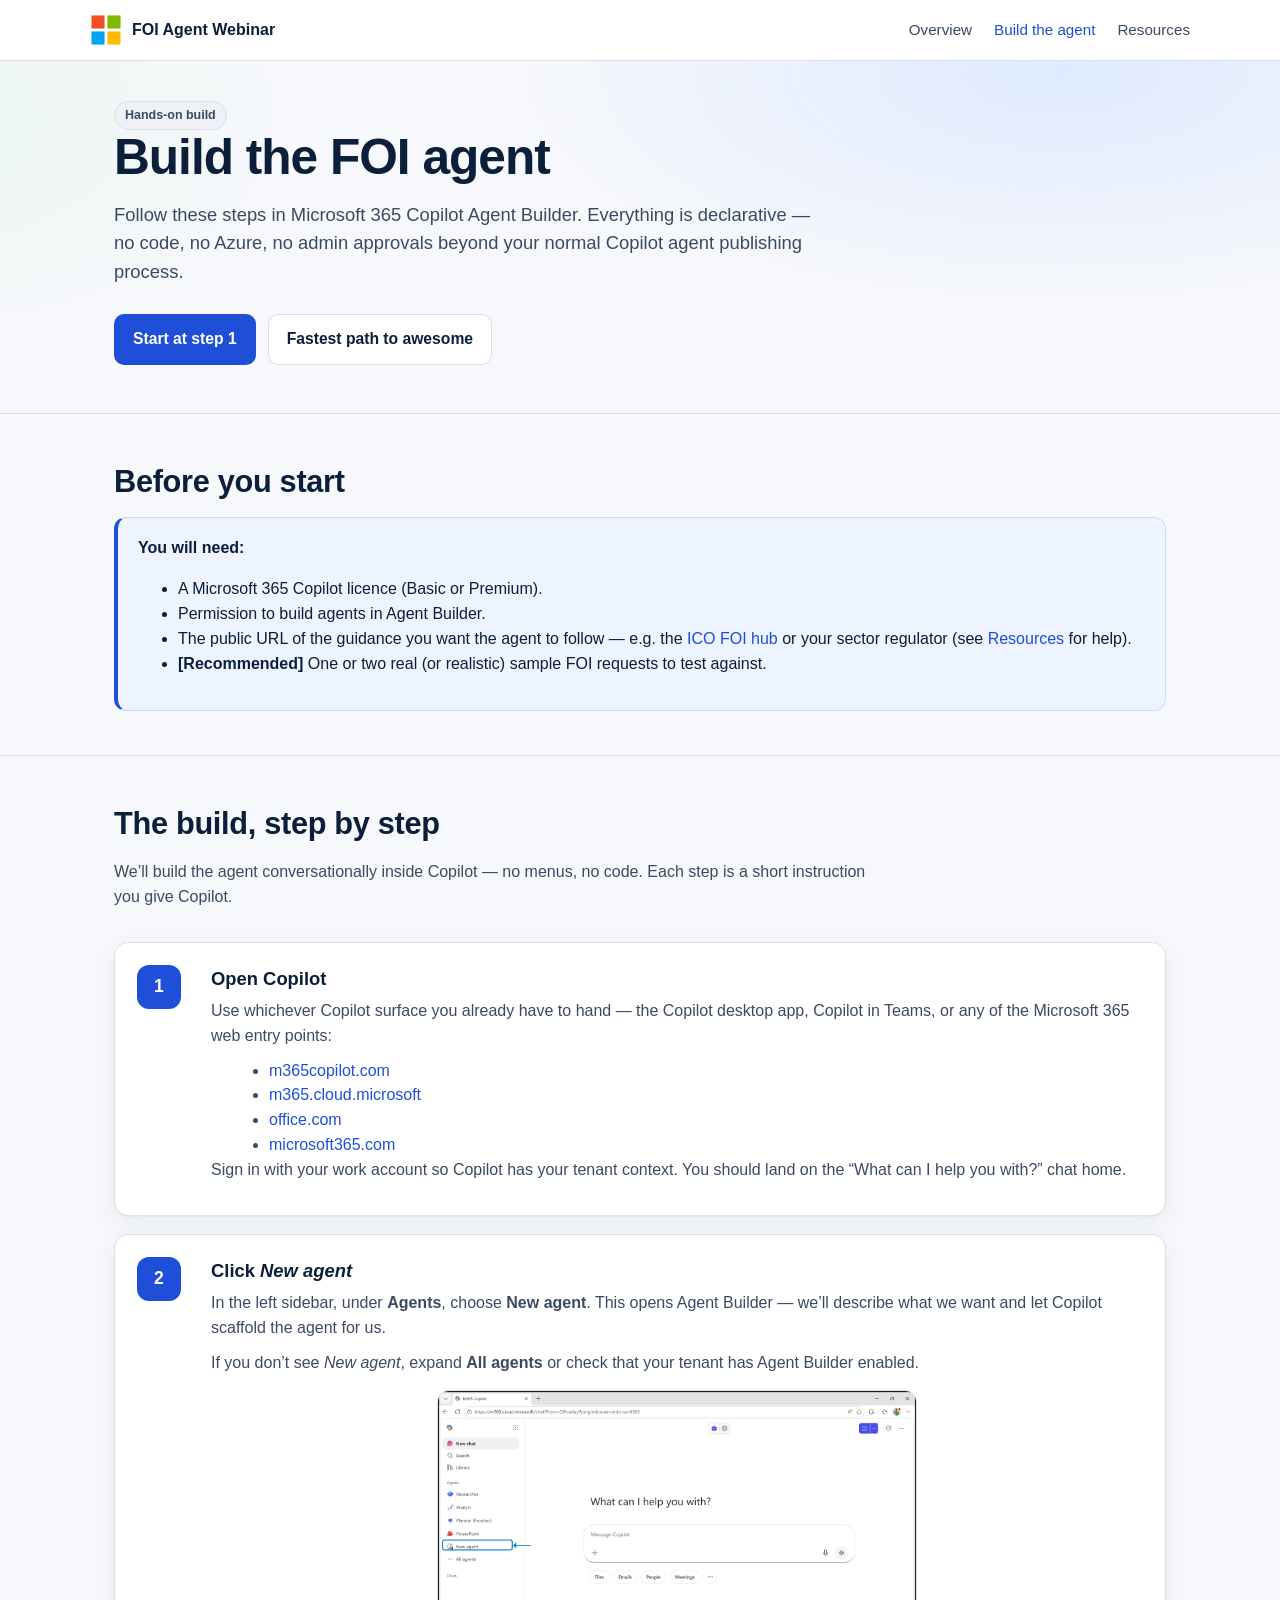
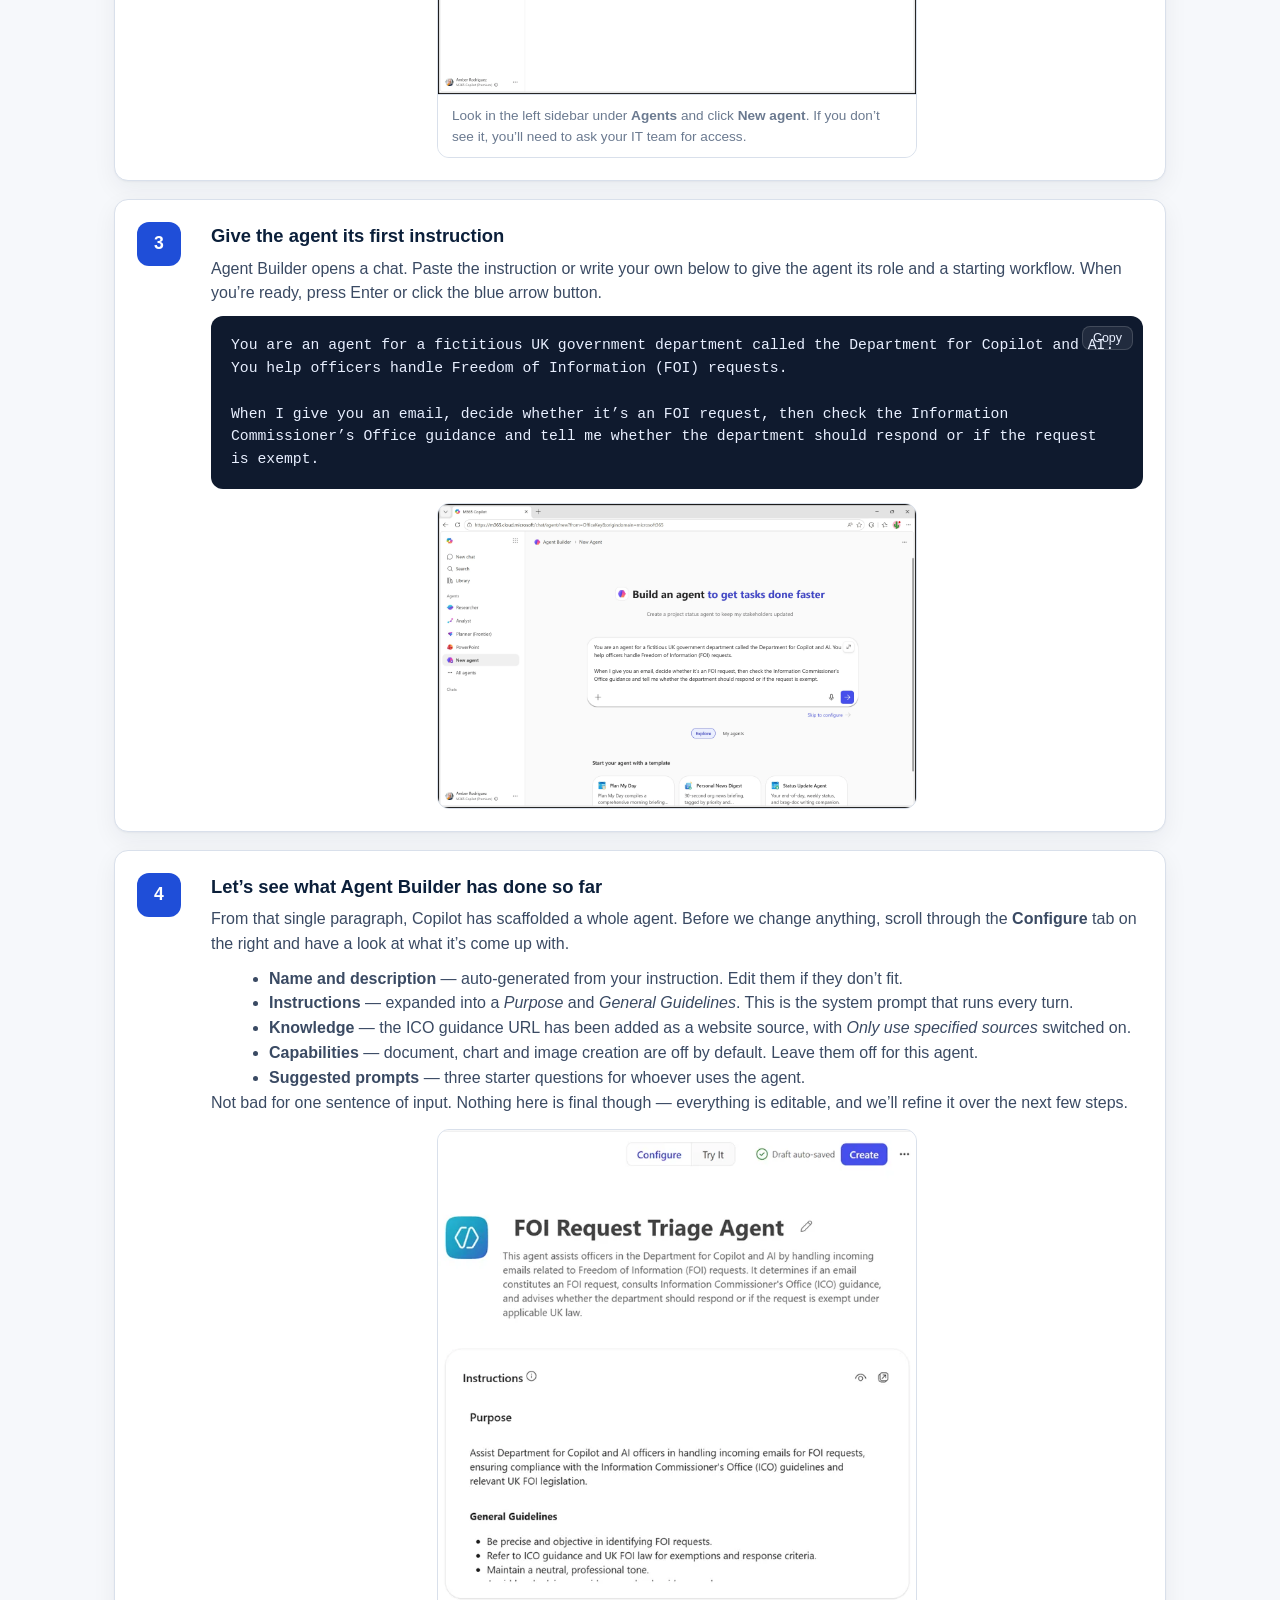
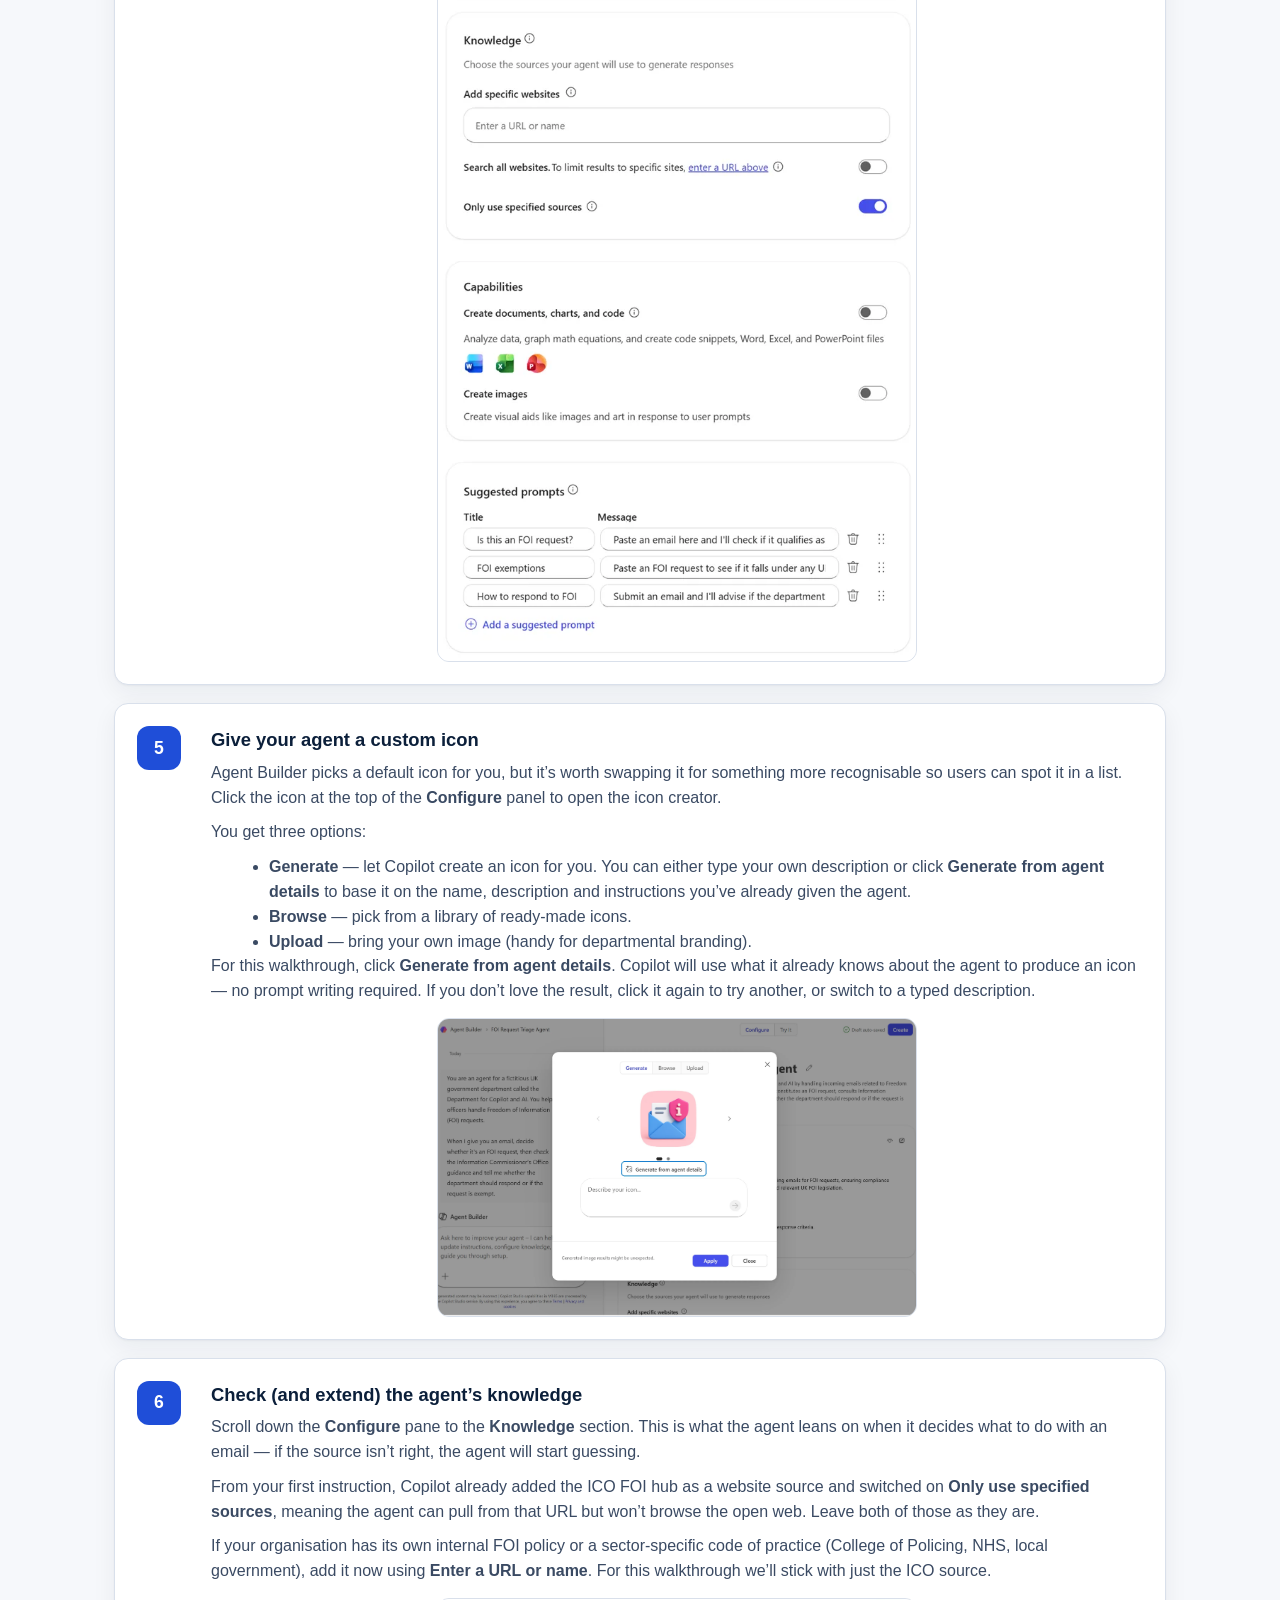
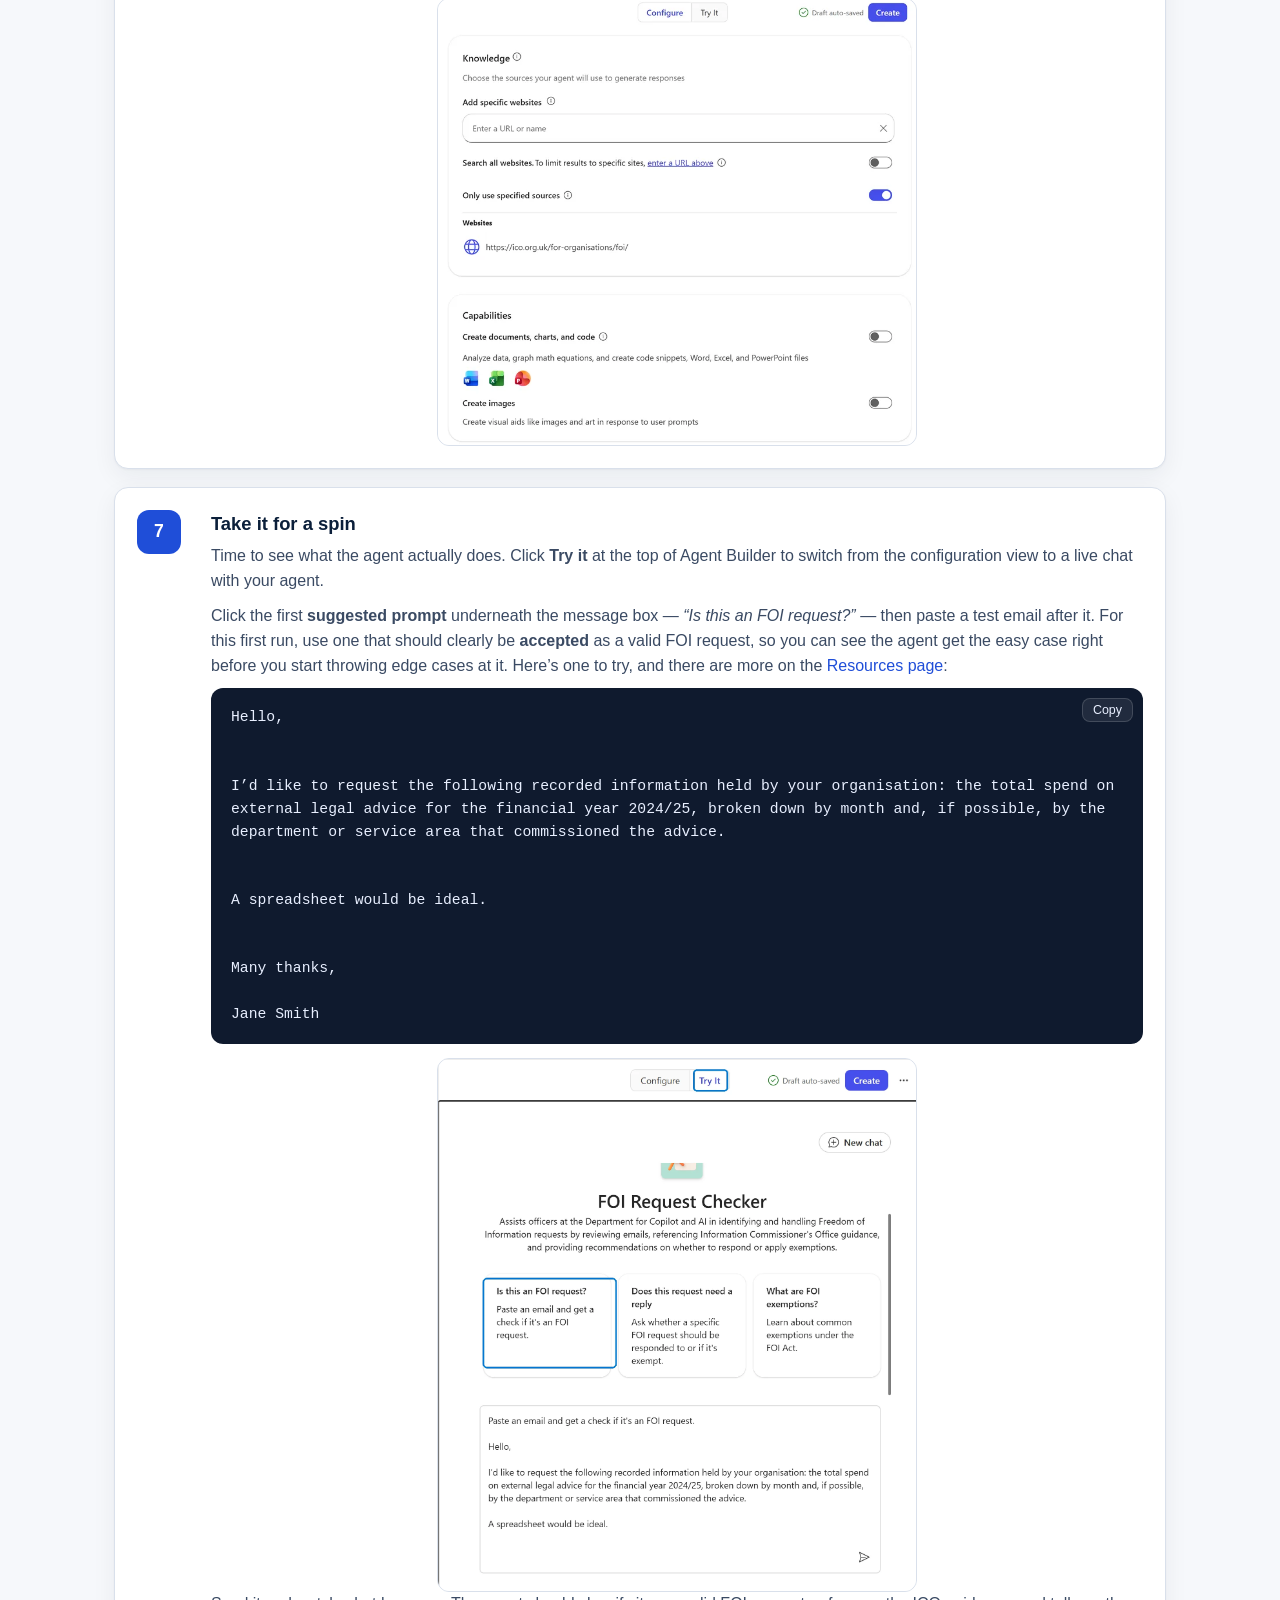
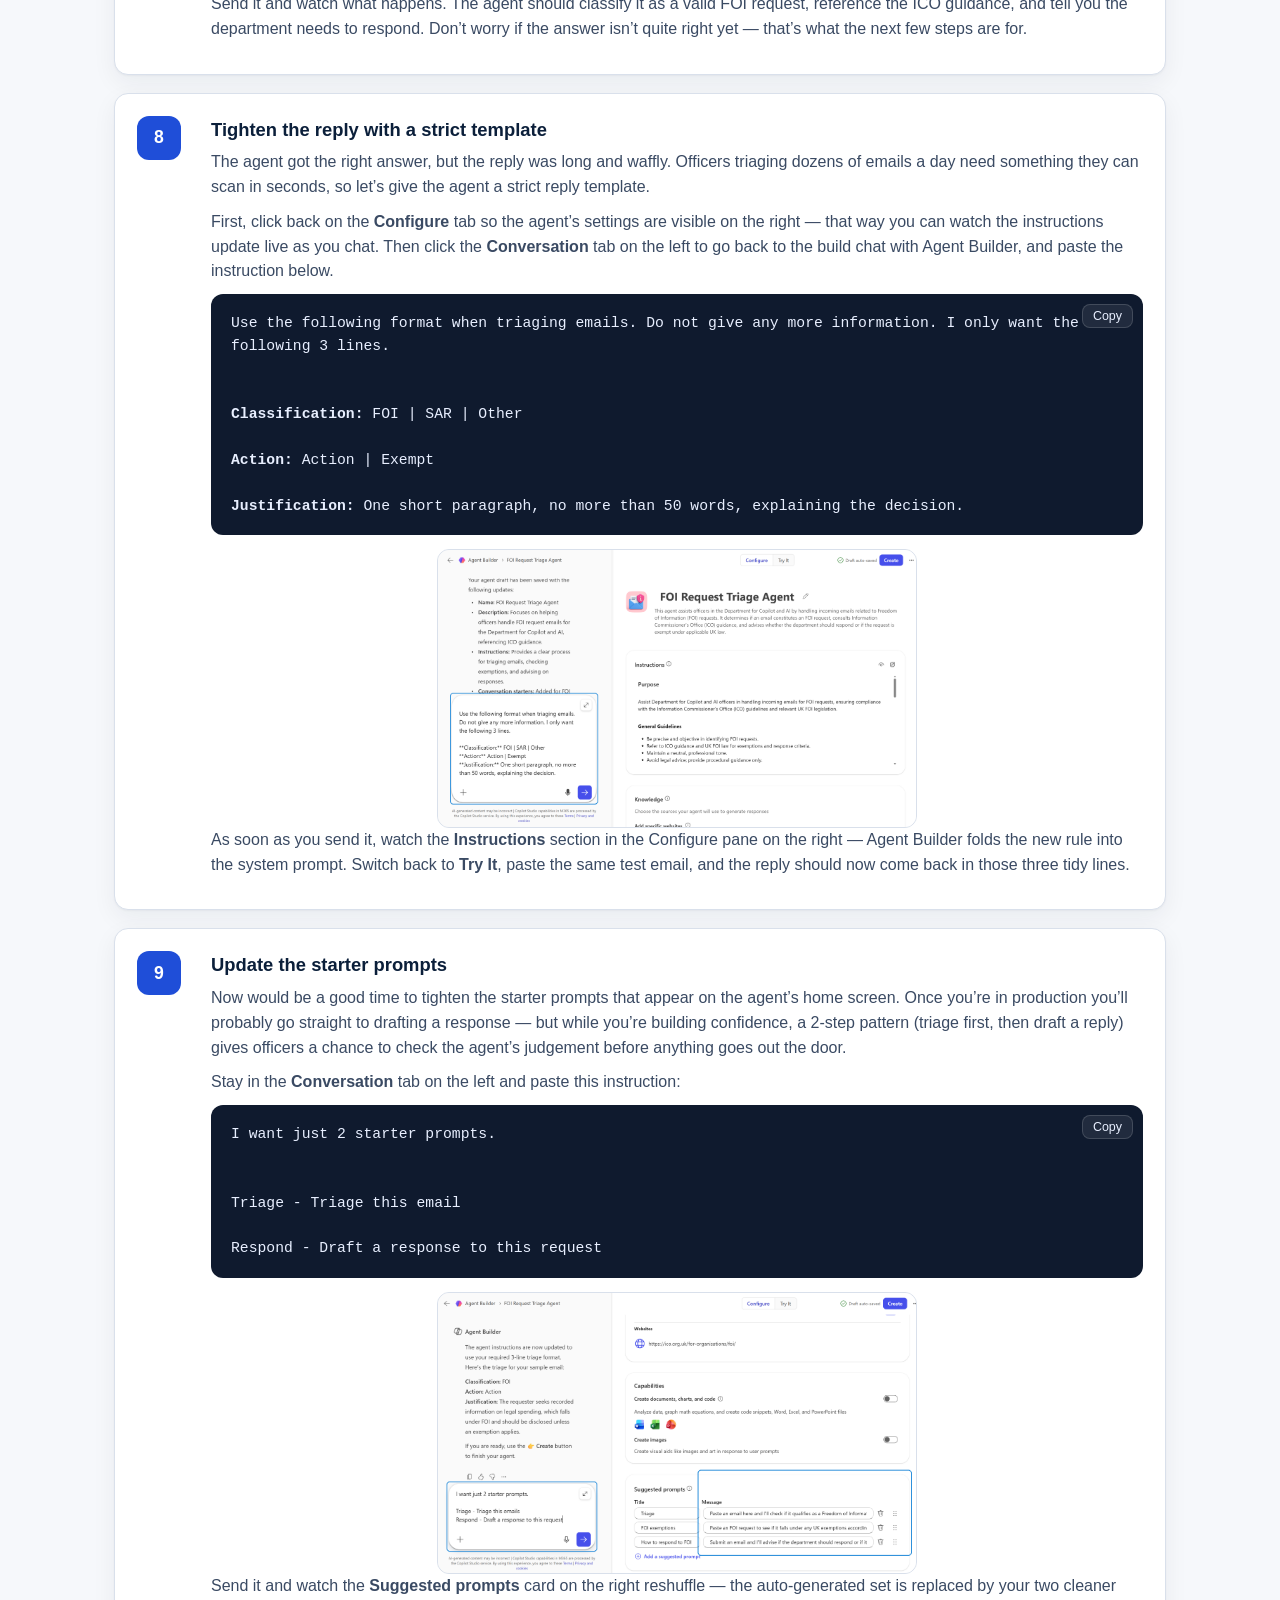
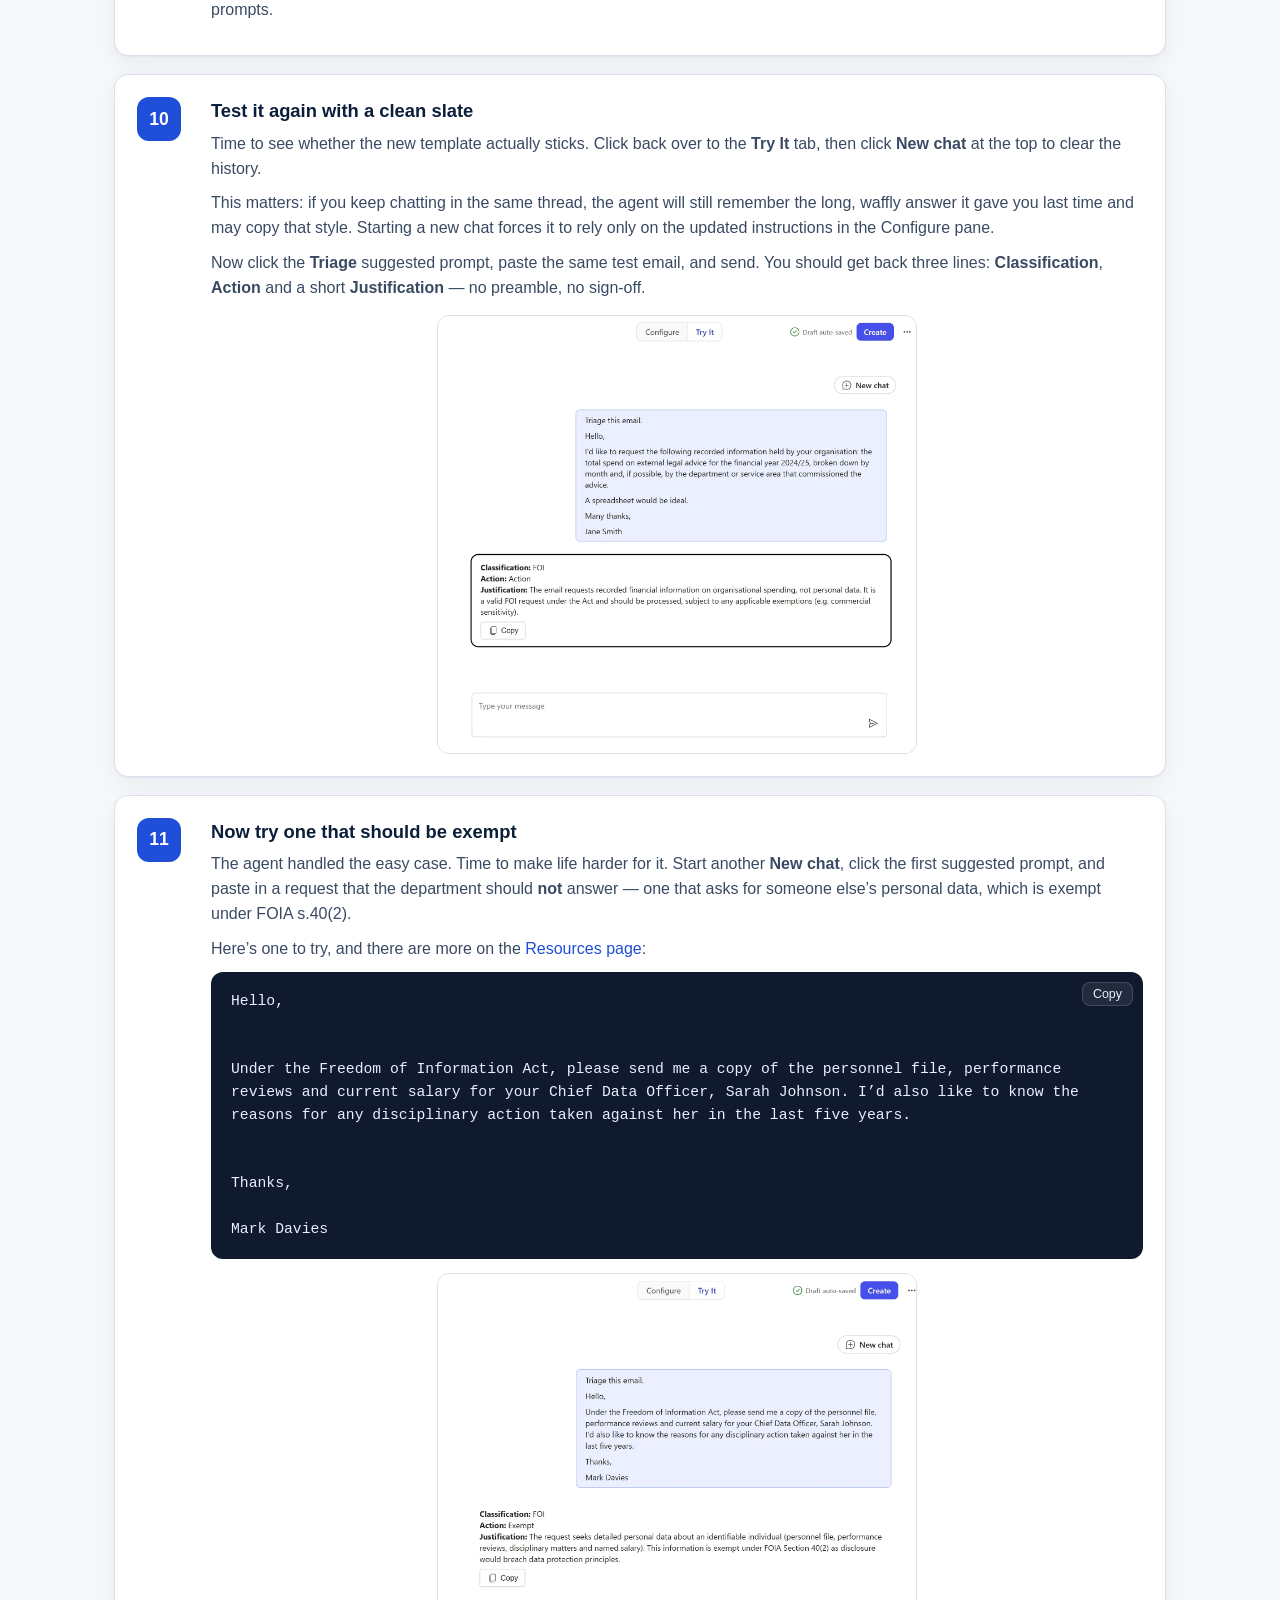
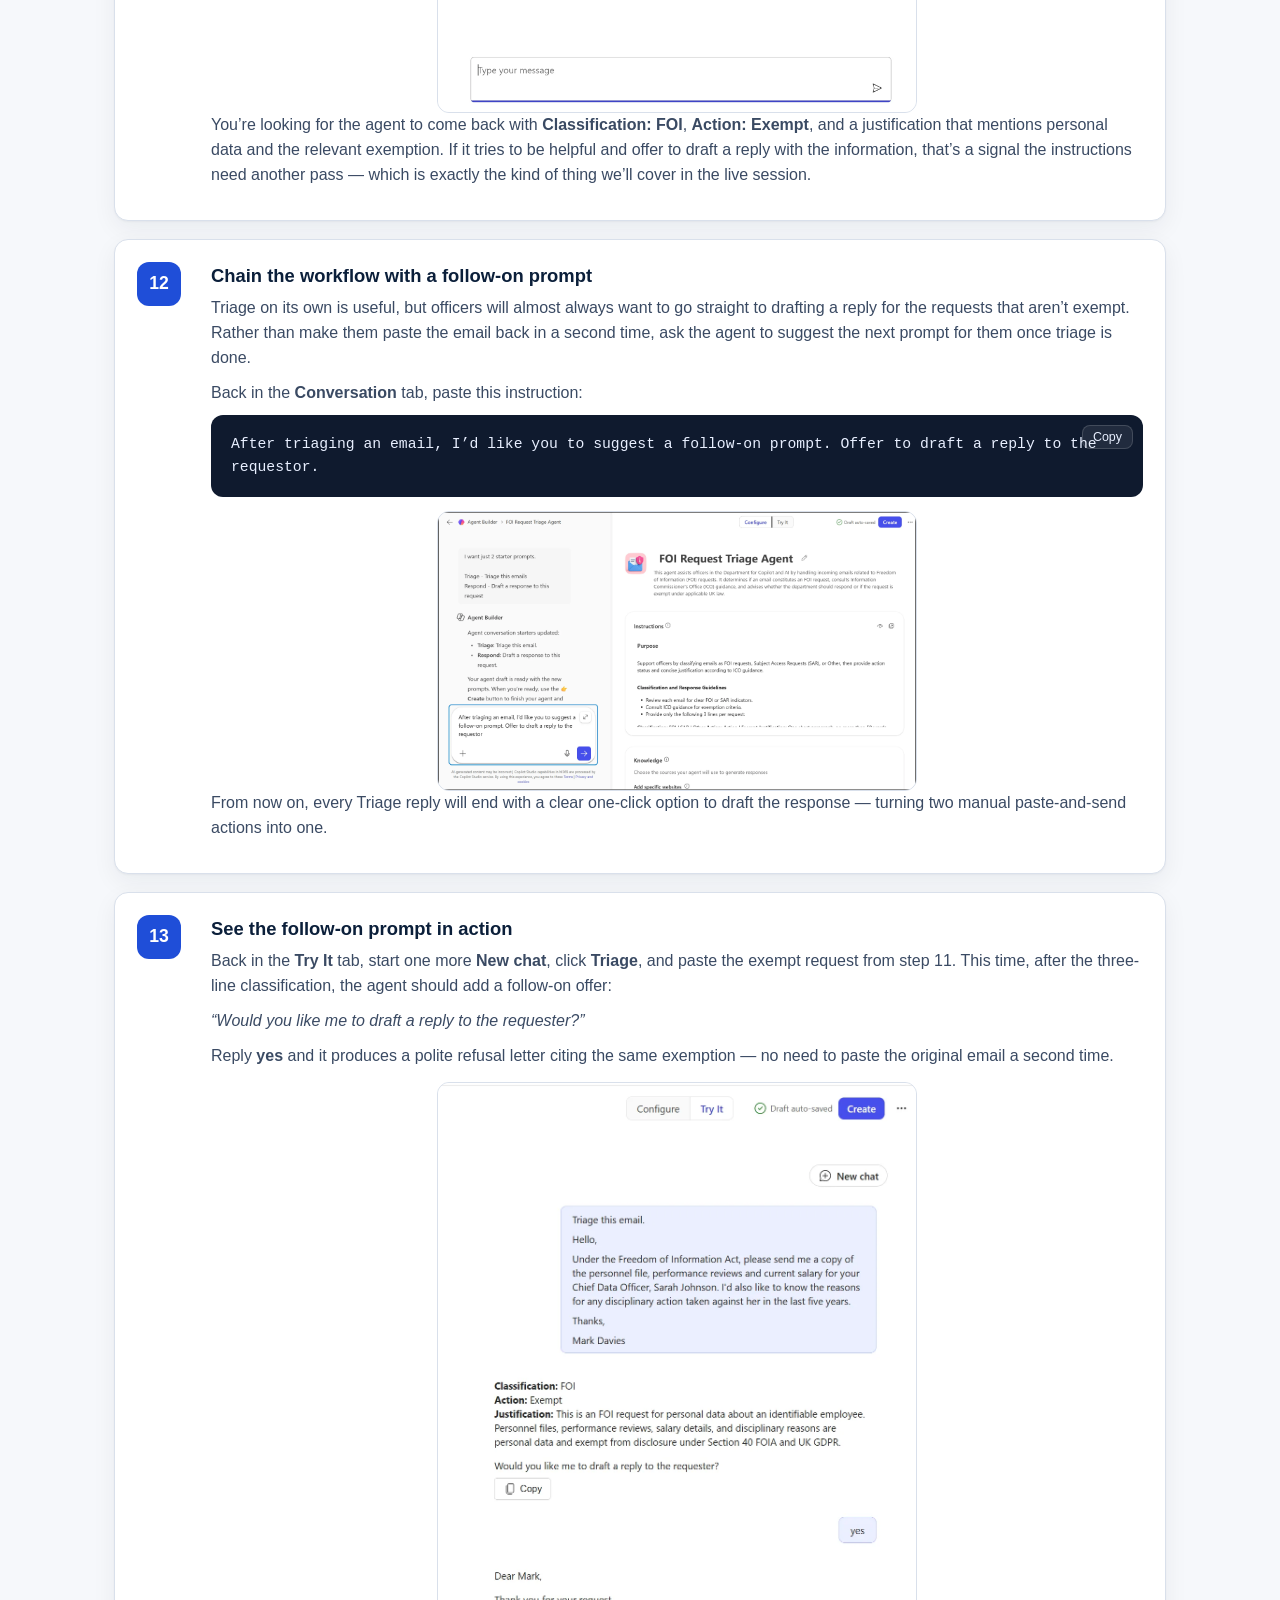
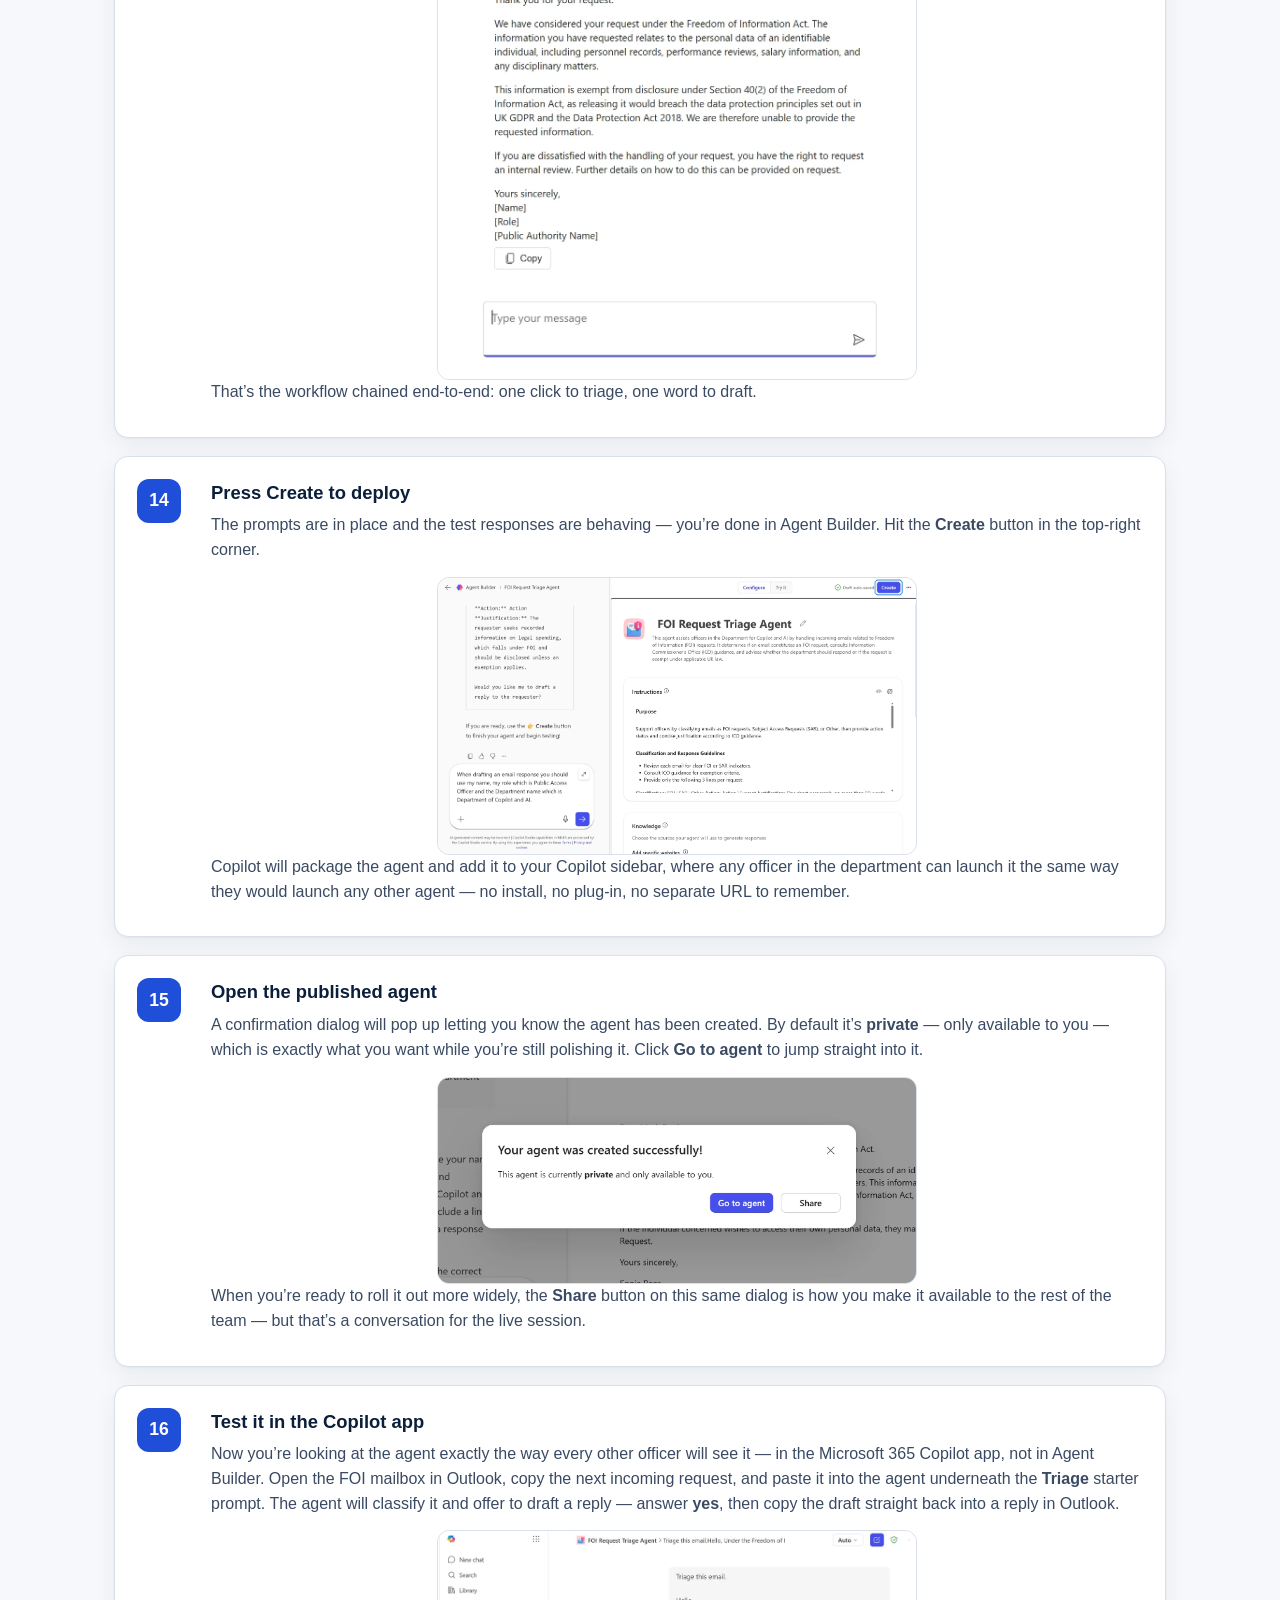
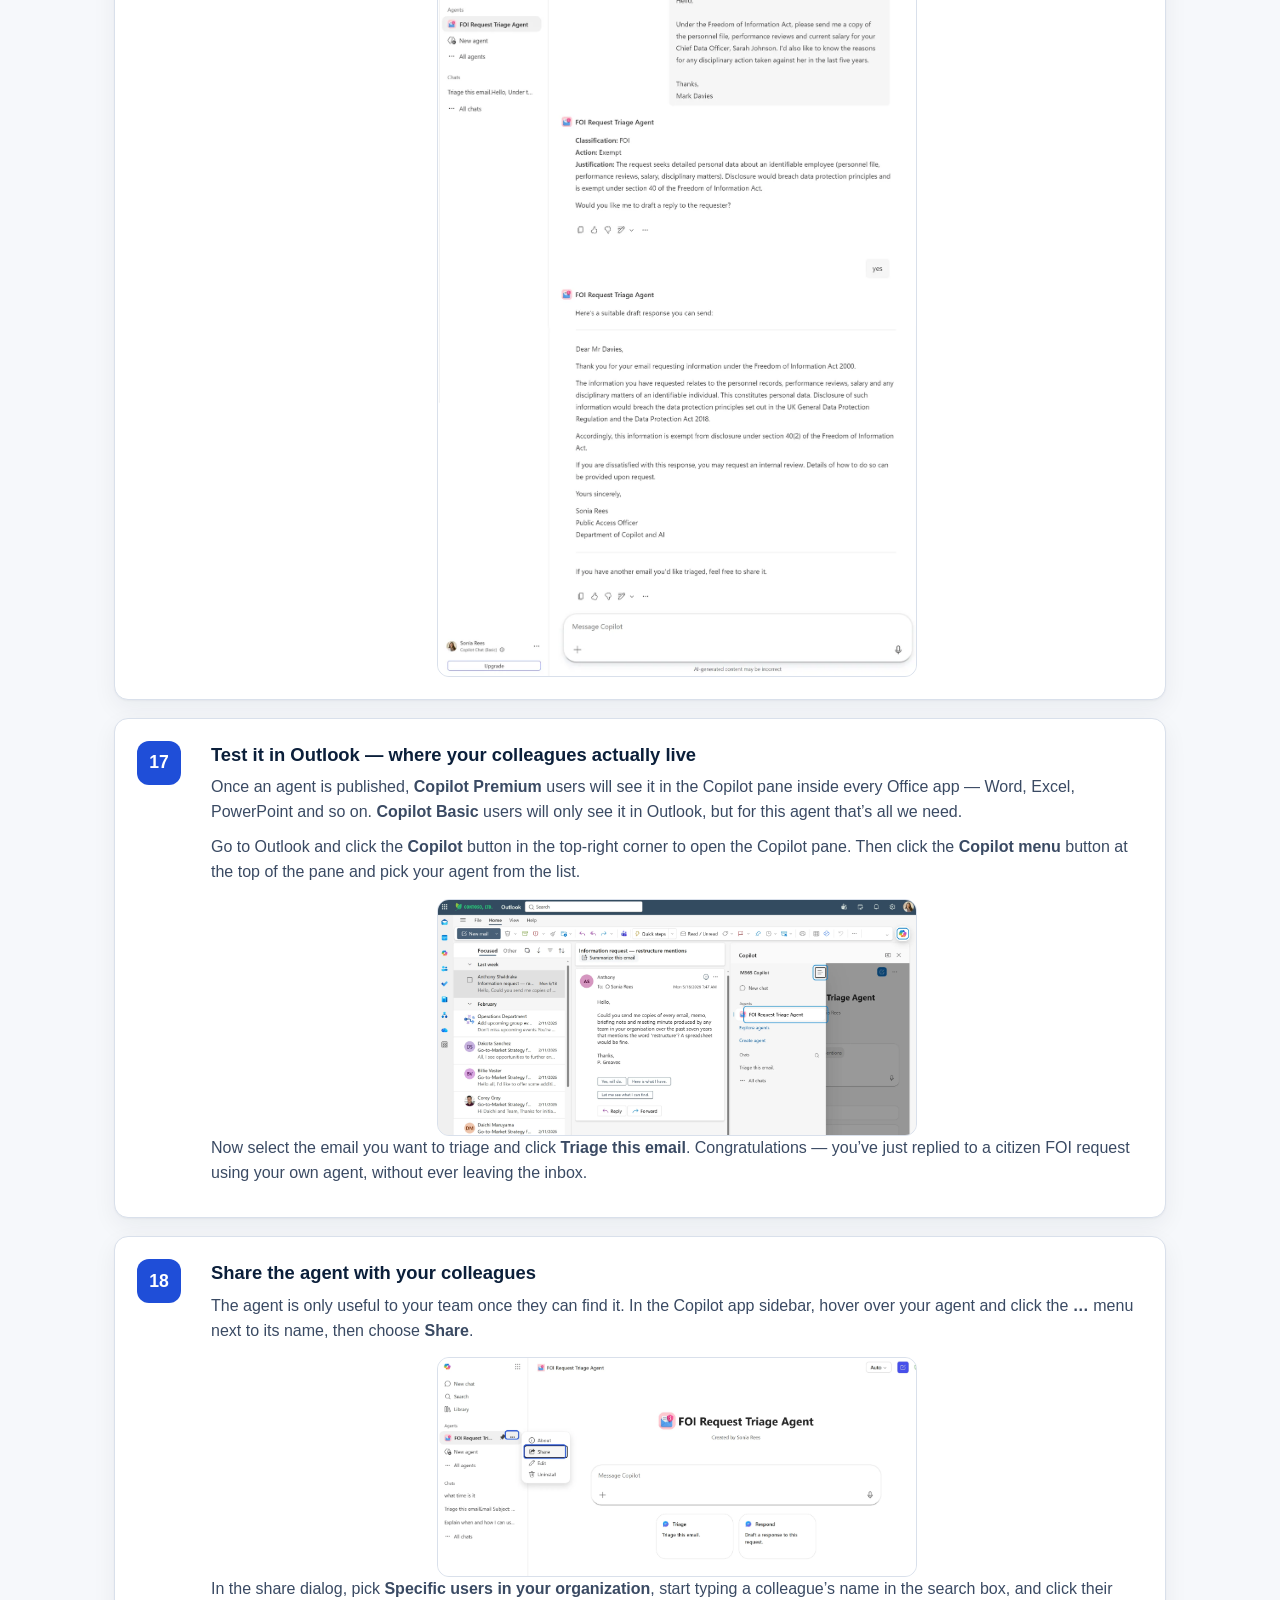
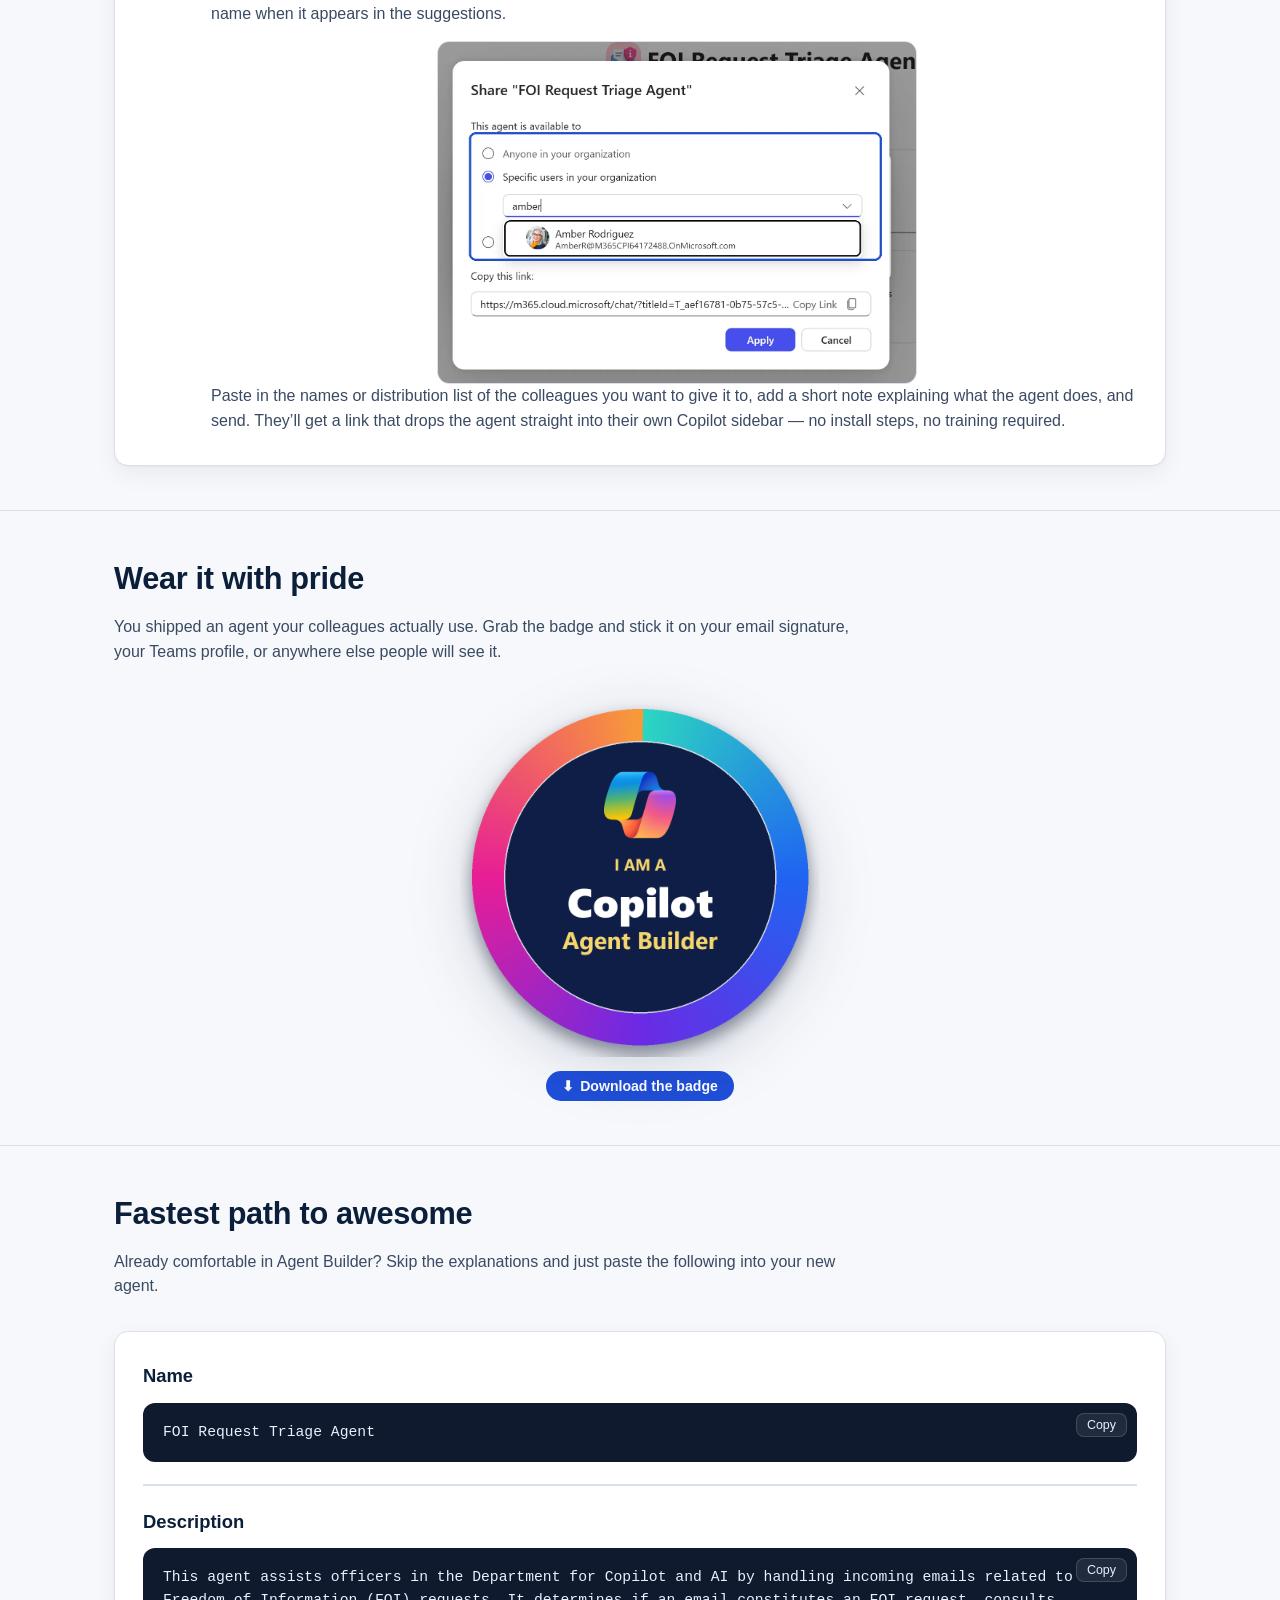
<file: build.html>
<!doctype html>
<html lang="en">
<head>
  <meta charset="utf-8" />
  <meta name="viewport" content="width=device-width, initial-scale=1" />
  <title>Build the agent — FOI Agent Webinar</title>
  <meta name="description" content="Step-by-step instructions to build a declarative FOI agent in Microsoft Copilot Agent Builder." />
  <link rel="stylesheet" href="assets/css/styles.css" />
<script type="text/javascript">
    (function(c,l,a,r,i,t,y){
        c[a]=c[a]||function(){(c[a].q=c[a].q||[]).push(arguments)};
        t=l.createElement(r);t.async=1;t.src="https://www.clarity.ms/tag/"+i;
        y=l.getElementsByTagName(r)[0];y.parentNode.insertBefore(t,y);
    })(window, document, "clarity", "script", "wxnunji87f");
</script></head>
<body>
  <header class="site-header">
    <div class="container nav">
      <a class="brand" href="index.html">
        <svg class="brand-mark" viewBox="0 0 22 22" aria-hidden="true" xmlns="http://www.w3.org/2000/svg">
          <rect x="1" y="1" width="9" height="9" fill="#f25022"/>
          <rect x="12" y="1" width="9" height="9" fill="#7fba00"/>
          <rect x="1" y="12" width="9" height="9" fill="#00a4ef"/>
          <rect x="12" y="12" width="9" height="9" fill="#ffb900"/>
        </svg>
        <span>FOI Agent Webinar</span>
      </a>
      <nav class="nav-links" aria-label="Primary">
        <a href="index.html">Overview</a>
        <a href="build.html" class="active">Build the agent</a>
        <a href="resources.html">Resources</a>
      </nav>
    </div>
  </header>

  <main>
    <section class="hero">
      <div class="container">
        <span class="pill">Hands-on build</span>
        <h1 class="mt-2">Build the FOI agent</h1>
        <p class="lead">
          Follow these steps in Microsoft 365 Copilot Agent Builder. Everything
          is declarative &mdash; no code, no Azure, no admin approvals beyond
          your normal Copilot agent publishing process.
        </p>
        <div class="actions">
          <a class="btn btn-primary" href="#step-1">Start at step 1</a>
          <a class="btn btn-ghost" href="#fastest-path">Fastest path to awesome</a>
        </div>
      </div>
    </section>

    <section>
      <div class="container">
        <h2>Before you start</h2>
        <div class="callout">
          <strong>You will need:</strong>
          <ul>
            <li>A Microsoft 365 Copilot licence (Basic or Premium).</li>
            <li>Permission to build agents in Agent Builder.</li>
            <li>The public URL of the guidance you want the agent to follow &mdash; e.g. the <a href="https://ico.org.uk/for-organisations/foi/" target="_blank" rel="noopener">ICO FOI hub</a> or your sector regulator (see <a href="resources.html">Resources</a> for help).</li>
            <li><strong>[Recommended]</strong> One or two real (or realistic) sample FOI requests to test against.</li>
          </ul>
        </div>
      </div>
    </section>

    <section>
      <div class="container">
        <h2>The build, step by step</h2>
        <p class="section-lead">We&rsquo;ll build the agent conversationally inside Copilot &mdash; no menus, no code. Each step is a short instruction you give Copilot.</p>

        <div class="steps">

          <article class="step" id="step-1">
            <div class="step-num">1</div>
            <div>
              <h3>Open Copilot</h3>
              <p>Use whichever Copilot surface you already have to hand &mdash; the Copilot desktop app, Copilot in Teams, or any of the Microsoft 365 web entry points:</p>
              <ul>
                <li><a href="https://m365copilot.com/" target="_blank" rel="noopener">m365copilot.com</a></li>
                <li><a href="https://m365.cloud.microsoft/" target="_blank" rel="noopener">m365.cloud.microsoft</a></li>
                <li><a href="https://www.office.com/" target="_blank" rel="noopener">office.com</a></li>
                <li><a href="https://microsoft365.com/" target="_blank" rel="noopener">microsoft365.com</a></li>
              </ul>
              <p>Sign in with your work account so Copilot has your tenant context. You should land on the &ldquo;What can I help you with?&rdquo; chat home.</p>
            </div>
          </article>

          <article class="step" id="step-2">
            <div class="step-num">2</div>
            <div>
              <h3>Click <em>New agent</em></h3>
              <p>In the left sidebar, under <strong>Agents</strong>, choose <strong>New agent</strong>. This opens Agent Builder &mdash; we&rsquo;ll describe what we want and let Copilot scaffold the agent for us.</p>
              <p>If you don&rsquo;t see <em>New agent</em>, expand <strong>All agents</strong> or check that your tenant has Agent Builder enabled.</p>
              <figure class="step-figure">
                <picture>
                  <source srcset="assets/img/home-annotated.webp" type="image/webp" />
                  <img src="assets/img/home-annotated.png" alt="Microsoft 365 Copilot home page with the New agent option highlighted in the left sidebar" decoding="async" />
                </picture>
                <figcaption>Look in the left sidebar under <strong>Agents</strong> and click <strong>New agent</strong>. If you don&rsquo;t see it, you&rsquo;ll need to ask your IT team for access.</figcaption>
              </figure>
            </div>
          </article>

          <article class="step" id="step-3">
            <div class="step-num">3</div>
            <div>
              <h3>Give the agent its first instruction</h3>
              <p>Agent Builder opens a chat. Paste the instruction or write your own below to give the agent its role and a starting workflow. When you&rsquo;re ready, press Enter or click the blue arrow button.</p>
              <div class="prompt" data-copy="You are an agent for a fictitious UK government department called the Department for Copilot and AI. You help officers handle Freedom of Information (FOI) requests.

When I give you an email, decide whether it's an FOI request, then check the Information Commissioner's Office guidance and tell me whether the department should respond or if the request is exempt.">You are an agent for a fictitious UK government department called the Department for Copilot and AI. You help officers handle Freedom of Information (FOI) requests.

When I give you an email, decide whether it&rsquo;s an FOI request, then check the Information Commissioner&rsquo;s Office guidance and tell me whether the department should respond or if the request is exempt.</div>
              <figure class="step-figure">
                <picture>
                  <source srcset="assets/img/Instruction1.webp" type="image/webp" />
                  <img src="assets/img/Instruction1.png" alt="Agent Builder with the first FOI agent instruction pasted into the message box, ready to send" decoding="async" />
                </picture>
              </figure>
            </div>
          </article>

          <article class="step" id="step-4">
            <div class="step-num">4</div>
            <div>
              <h3>Let&rsquo;s see what Agent Builder has done so far</h3>
              <p>From that single paragraph, Copilot has scaffolded a whole agent. Before we change anything, scroll through the <strong>Configure</strong> tab on the right and have a look at what it&rsquo;s come up with.</p>
              <ul>
                <li><strong>Name and description</strong> &mdash; auto-generated from your instruction. Edit them if they don&rsquo;t fit.</li>
                <li><strong>Instructions</strong> &mdash; expanded into a <em>Purpose</em> and <em>General Guidelines</em>. This is the system prompt that runs every turn.</li>
                <li><strong>Knowledge</strong> &mdash; the ICO guidance URL has been added as a website source, with <em>Only use specified sources</em> switched on.</li>
                <li><strong>Capabilities</strong> &mdash; document, chart and image creation are off by default. Leave them off for this agent.</li>
                <li><strong>Suggested prompts</strong> &mdash; three starter questions for whoever uses the agent.</li>
              </ul>
              <p>Not bad for one sentence of input. Nothing here is final though &mdash; everything is editable, and we&rsquo;ll refine it over the next few steps.</p>
              <figure class="step-figure">
                <picture>
                  <source srcset="assets/img/Configuration1.webp" type="image/webp" />
                  <img src="assets/img/Configuration1.png" alt="Agent Builder Configure tab showing the auto-generated FOI Request Checker agent: name, description, instructions, knowledge source, capabilities and suggested prompts" decoding="async" />
                </picture>
              </figure>
            </div>
          </article>

          <article class="step" id="step-5">
            <div class="step-num">5</div>
            <div>
              <h3>Give your agent a custom icon</h3>
              <p>Agent Builder picks a default icon for you, but it&rsquo;s worth swapping it for something more recognisable so users can spot it in a list. Click the icon at the top of the <strong>Configure</strong> panel to open the icon creator.</p>
              <p>You get three options:</p>
              <ul>
                <li><strong>Generate</strong> &mdash; let Copilot create an icon for you. You can either type your own description or click <strong>Generate from agent details</strong> to base it on the name, description and instructions you&rsquo;ve already given the agent.</li>
                <li><strong>Browse</strong> &mdash; pick from a library of ready-made icons.</li>
                <li><strong>Upload</strong> &mdash; bring your own image (handy for departmental branding).</li>
              </ul>
              <p>For this walkthrough, click <strong>Generate from agent details</strong>. Copilot will use what it already knows about the agent to produce an icon &mdash; no prompt writing required. If you don&rsquo;t love the result, click it again to try another, or switch to a typed description.</p>
              <figure class="step-figure">
                <picture>
                  <source srcset="assets/img/Icon1-annotated.webp" type="image/webp" />
                  <img src="assets/img/Icon1-annotated.png" alt="Agent Builder icon creator dialog with the Generate from agent details button highlighted" decoding="async" />
                </picture>
              </figure>
            </div>
          </article>

          <article class="step" id="step-6">
            <div class="step-num">6</div>
            <div>
              <h3>Check (and extend) the agent&rsquo;s knowledge</h3>
              <p>Scroll down the <strong>Configure</strong> pane to the <strong>Knowledge</strong> section. This is what the agent leans on when it decides what to do with an email &mdash; if the source isn&rsquo;t right, the agent will start guessing.</p>
              <p>From your first instruction, Copilot already added the ICO FOI hub as a website source and switched on <strong>Only use specified sources</strong>, meaning the agent can pull from that URL but won&rsquo;t browse the open web. Leave both of those as they are.</p>
              <p>If your organisation has its own internal FOI policy or a sector-specific code of practice (College of Policing, NHS, local government), add it now using <strong>Enter a URL or name</strong>. For this walkthrough we&rsquo;ll stick with just the ICO source.</p>
              <figure class="step-figure">
                <picture>
                  <source srcset="assets/img/Knowledge.webp" type="image/webp" />
                  <img src="assets/img/Knowledge.png" alt="Agent Builder Configure pane showing the Knowledge section with the ICO FOI URL added and Only use specified sources toggled on" decoding="async" />
                </picture>
              </figure>
            </div>
          </article>

          <article class="step" id="step-7">
            <div class="step-num">7</div>
            <div>
              <h3>Take it for a spin</h3>
              <p>Time to see what the agent actually does. Click <strong>Try it</strong> at the top of Agent Builder to switch from the configuration view to a live chat with your agent.</p>
              <p>Click the first <strong>suggested prompt</strong> underneath the message box &mdash; <em>&ldquo;Is this an FOI request?&rdquo;</em> &mdash; then paste a test email after it. For this first run, use one that should clearly be <strong>accepted</strong> as a valid FOI request, so you can see the agent get the easy case right before you start throwing edge cases at it. Here&rsquo;s one to try, and there are more on the <a href="resources.html#samples">Resources page</a>:</p>
              <div class="prompt" data-copy="Hello,

I'd like to request the following recorded information held by your organisation: the total spend on external legal advice for the financial year 2024/25, broken down by month and, if possible, by the department or service area that commissioned the advice.

A spreadsheet would be ideal.

Many thanks,
Jane Smith">Hello,<br /><br />
I&rsquo;d like to request the following recorded information held by your organisation: the total spend on external legal advice for the financial year 2024/25, broken down by month and, if possible, by the department or service area that commissioned the advice.<br /><br />
A spreadsheet would be ideal.<br /><br />
Many thanks,<br />
Jane Smith</div>
              <figure class="step-figure">
                <picture>
                  <source srcset="assets/img/test1-annotated.webp" type="image/webp" />
                  <img src="assets/img/test1-annotated.png" alt="FOI Request Checker agent in Try It mode, with the Try It tab and the first suggested prompt highlighted" decoding="async" />
                </picture>
              </figure>
              <p>Send it and watch what happens. The agent should classify it as a valid FOI request, reference the ICO guidance, and tell you the department needs to respond. Don&rsquo;t worry if the answer isn&rsquo;t quite right yet &mdash; that&rsquo;s what the next few steps are for.</p>
            </div>
          </article>

          <article class="step" id="step-8">
            <div class="step-num">8</div>
            <div>
              <h3>Tighten the reply with a strict template</h3>
              <p>The agent got the right answer, but the reply was long and waffly. Officers triaging dozens of emails a day need something they can scan in seconds, so let&rsquo;s give the agent a strict reply template.</p>
              <p>First, click back on the <strong>Configure</strong> tab so the agent&rsquo;s settings are visible on the right &mdash; that way you can watch the instructions update live as you chat. Then click the <strong>Conversation</strong> tab on the left to go back to the build chat with Agent Builder, and paste the instruction below.</p>
              <div class="prompt" data-copy="Use the following format when triaging emails. Do not give any more information. I only want the following 3 lines.

**Classification:** FOI | SAR | Other
**Action:** Action | Exempt
**Justification:** One short paragraph, no more than 50 words, explaining the decision.">Use the following format when triaging emails. Do not give any more information. I only want the following 3 lines.<br /><br />
<strong>Classification:</strong> FOI | SAR | Other<br />
<strong>Action:</strong> Action | Exempt<br />
<strong>Justification:</strong> One short paragraph, no more than 50 words, explaining the decision.</div>
              <figure class="step-figure">
                <picture>
                  <source srcset="assets/img/Update instructions 1-annotated.webp" type="image/webp" />
                  <img src="assets/img/Update instructions 1-annotated.png" alt="Agent Builder conversation tab with the strict reply template prompt pasted into the chat input, highlighted, and the FOI Request Checker configuration visible on the right" decoding="async" />
                </picture>
              </figure>
              <p>As soon as you send it, watch the <strong>Instructions</strong> section in the Configure pane on the right &mdash; Agent Builder folds the new rule into the system prompt. Switch back to <strong>Try It</strong>, paste the same test email, and the reply should now come back in those three tidy lines.</p>
            </div>
          </article>

          <article class="step" id="step-9">
            <div class="step-num">9</div>
            <div>
              <h3>Update the starter prompts</h3>
              <p>Now would be a good time to tighten the starter prompts that appear on the agent&rsquo;s home screen. Once you&rsquo;re in production you&rsquo;ll probably go straight to drafting a response &mdash; but while you&rsquo;re building confidence, a 2-step pattern (triage first, then draft a reply) gives officers a chance to check the agent&rsquo;s judgement before anything goes out the door.</p>
              <p>Stay in the <strong>Conversation</strong> tab on the left and paste this instruction:</p>
              <div class="prompt" data-copy="I want just 2 starter prompts.

Triage - Triage this email
Respond - Draft a response to this request">I want just 2 starter prompts.<br /><br />
Triage - Triage this email<br />
Respond - Draft a response to this request</div>
              <figure class="step-figure">
                <picture>
                  <source srcset="assets/img/Starter prompts1-annotated.webp" type="image/webp" />
                  <img src="assets/img/Starter prompts1-annotated.png" alt="Agent Builder conversation tab with the new starter-prompts instruction in the chat input on the left, and the Suggested prompts section highlighted on the right" decoding="async" />
                </picture>
              </figure>
              <p>Send it and watch the <strong>Suggested prompts</strong> card on the right reshuffle &mdash; the auto-generated set is replaced by your two cleaner prompts.</p>
            </div>
          </article>

          <article class="step" id="step-10">
            <div class="step-num">10</div>
            <div>
              <h3>Test it again with a clean slate</h3>
              <p>Time to see whether the new template actually sticks. Click back over to the <strong>Try It</strong> tab, then click <strong>New chat</strong> at the top to clear the history.</p>
              <p>This matters: if you keep chatting in the same thread, the agent will still remember the long, waffly answer it gave you last time and may copy that style. Starting a new chat forces it to rely only on the updated instructions in the Configure pane.</p>
              <p>Now click the <strong>Triage</strong> suggested prompt, paste the same test email, and send. You should get back three lines: <strong>Classification</strong>, <strong>Action</strong> and a short <strong>Justification</strong> &mdash; no preamble, no sign-off.</p>
              <figure class="step-figure">
                <picture>
                  <source srcset="assets/img/Test3.webp" type="image/webp" />
                  <img src="assets/img/Test3.png" alt="FOI Request Checker reply to the Triage prompt showing Classification: FOI, Action: Action, and a one-paragraph Justification, with no preamble or sign-off" decoding="async" />
                </picture>
              </figure>
            </div>
          </article>

          <article class="step" id="step-11">
            <div class="step-num">11</div>
            <div>
              <h3>Now try one that should be exempt</h3>
              <p>The agent handled the easy case. Time to make life harder for it. Start another <strong>New chat</strong>, click the first suggested prompt, and paste in a request that the department should <strong>not</strong> answer &mdash; one that asks for someone else&rsquo;s personal data, which is exempt under FOIA s.40(2).</p>
              <p>Here&rsquo;s one to try, and there are more on the <a href="resources.html#samples">Resources page</a>:</p>
              <div class="prompt" data-copy="Hello,

Under the Freedom of Information Act, please send me a copy of the personnel file, performance reviews and current salary for your Chief Data Officer, Sarah Johnson. I'd also like to know the reasons for any disciplinary action taken against her in the last five years.

Thanks,
Mark Davies">Hello,<br /><br />
Under the Freedom of Information Act, please send me a copy of the personnel file, performance reviews and current salary for your Chief Data Officer, Sarah Johnson. I&rsquo;d also like to know the reasons for any disciplinary action taken against her in the last five years.<br /><br />
Thanks,<br />
Mark Davies</div>
              <figure class="step-figure">
                <picture>
                  <source srcset="assets/img/Test4.webp" type="image/webp" />
                  <img src="assets/img/Test4.png" alt="FOI Request Checker reply to the personal-data request showing Classification: FOI, Action: Exempt, and a Justification citing FOIA Section 40(2)" decoding="async" />
                </picture>
              </figure>
              <p>You&rsquo;re looking for the agent to come back with <strong>Classification: FOI</strong>, <strong>Action: Exempt</strong>, and a justification that mentions personal data and the relevant exemption. If it tries to be helpful and offer to draft a reply with the information, that&rsquo;s a signal the instructions need another pass &mdash; which is exactly the kind of thing we&rsquo;ll cover in the live session.</p>
            </div>
          </article>

          <article class="step" id="step-12">
            <div class="step-num">12</div>
            <div>
              <h3>Chain the workflow with a follow-on prompt</h3>
              <p>Triage on its own is useful, but officers will almost always want to go straight to drafting a reply for the requests that aren&rsquo;t exempt. Rather than make them paste the email back in a second time, ask the agent to suggest the next prompt for them once triage is done.</p>
              <p>Back in the <strong>Conversation</strong> tab, paste this instruction:</p>
              <div class="prompt" data-copy="After triaging an email, I'd like you to suggest a follow-on prompt. Offer to draft a reply to the requestor.">After triaging an email, I&rsquo;d like you to suggest a follow-on prompt. Offer to draft a reply to the requestor.</div>
              <figure class="step-figure">
                <picture>
                  <source srcset="assets/img/Instruction4-annotated.webp" type="image/webp" />
                  <img src="assets/img/Instruction4-annotated.png" alt="Agent Builder Conversation tab with the follow-on-prompt instruction typed into the highlighted chat input on the left, and the Configure pane showing the current Instructions on the right" decoding="async" />
                </picture>
              </figure>
              <p>From now on, every Triage reply will end with a clear one-click option to draft the response &mdash; turning two manual paste-and-send actions into one.</p>
            </div>
          </article>

          <article class="step" id="step-13">
            <div class="step-num">13</div>
            <div>
              <h3>See the follow-on prompt in action</h3>
              <p>Back in the <strong>Try It</strong> tab, start one more <strong>New chat</strong>, click <strong>Triage</strong>, and paste the exempt request from step 11. This time, after the three-line classification, the agent should add a follow-on offer:</p>
              <p><em>&ldquo;Would you like me to draft a reply to the requester?&rdquo;</em></p>
              <p>Reply <strong>yes</strong> and it produces a polite refusal letter citing the same exemption &mdash; no need to paste the original email a second time.</p>
              <figure class="step-figure">
                <picture>
                  <source srcset="assets/img/Instruction5.webp" type="image/webp" />
                  <img src="assets/img/Instruction5.png" alt="Try It tab showing the Triage reply for the personal-data request with a follow-on offer to draft a reply, the user replying yes, and the agent generating a Section 40(2) refusal letter addressed to Mark Davies" decoding="async" />
                </picture>
              </figure>
              <p>That&rsquo;s the workflow chained end-to-end: one click to triage, one word to draft.</p>
            </div>
          </article>

          <article class="step" id="step-14">
            <div class="step-num">14</div>
            <div>
              <h3>Press Create to deploy</h3>
              <p>The prompts are in place and the test responses are behaving &mdash; you&rsquo;re done in Agent Builder. Hit the <strong>Create</strong> button in the top-right corner.</p>
              <figure class="step-figure">
                <picture>
                  <source srcset="assets/img/Instruction6-create-annotated.webp" type="image/webp" />
                  <img src="assets/img/Instruction6-create-annotated.png" alt="Agent Builder header with the Create button highlighted in the top-right corner next to the Draft auto-saved indicator" decoding="async" />
                </picture>
              </figure>
              <p>Copilot will package the agent and add it to your Copilot sidebar, where any officer in the department can launch it the same way they would launch any other agent &mdash; no install, no plug-in, no separate URL to remember.</p>
            </div>
          </article>

          <article class="step" id="step-15">
            <div class="step-num">15</div>
            <div>
              <h3>Open the published agent</h3>
              <p>A confirmation dialog will pop up letting you know the agent has been created. By default it&rsquo;s <strong>private</strong> &mdash; only available to you &mdash; which is exactly what you want while you&rsquo;re still polishing it. Click <strong>Go to agent</strong> to jump straight into it.</p>
              <figure class="step-figure">
                <picture>
                  <source srcset="assets/img/Published.webp" type="image/webp" />
                  <img src="assets/img/Published.png" alt="Your agent was created successfully dialog showing the agent is currently private and only available to you, with Go to agent and Share buttons" decoding="async" />
                </picture>
              </figure>
              <p>When you&rsquo;re ready to roll it out more widely, the <strong>Share</strong> button on this same dialog is how you make it available to the rest of the team &mdash; but that&rsquo;s a conversation for the live session.</p>
            </div>
          </article>

          <article class="step" id="step-16">
            <div class="step-num">16</div>
            <div>
              <h3>Test it in the Copilot app</h3>
              <p>Now you&rsquo;re looking at the agent exactly the way every other officer will see it &mdash; in the Microsoft 365 Copilot app, not in Agent Builder. Open the FOI mailbox in Outlook, copy the next incoming request, and paste it into the agent underneath the <strong>Triage</strong> starter prompt. The agent will classify it and offer to draft a reply &mdash; answer <strong>yes</strong>, then copy the draft straight back into a reply in Outlook.</p>
              <figure class="step-figure">
                <picture>
                  <source srcset="assets/img/CPTest1.webp" type="image/webp" />
                  <img src="assets/img/CPTest1.png" alt="The deployed FOI Request Triage Agent running inside the Microsoft 365 Copilot app, showing a triaged email classified as Exempt with the agent's follow-on draft refusal letter ready to copy back into Outlook" decoding="async" />
                </picture>
              </figure>
            </div>
          </article>

          <article class="step" id="step-17">
            <div class="step-num">17</div>
            <div>
              <h3>Test it in Outlook &mdash; where your colleagues actually live</h3>
              <p>Once an agent is published, <strong>Copilot Premium</strong> users will see it in the Copilot pane inside every Office app &mdash; Word, Excel, PowerPoint and so on. <strong>Copilot Basic</strong> users will only see it in Outlook, but for this agent that&rsquo;s all we need.</p>
              <p>Go to Outlook and click the <strong>Copilot</strong> button in the top-right corner to open the Copilot pane. Then click the <strong>Copilot menu</strong> button at the top of the pane and pick your agent from the list.</p>
              <figure class="step-figure">
                <picture>
                  <source srcset="assets/img/Outlook2-annotated.webp" type="image/webp" />
                  <img src="assets/img/Outlook2-annotated.png" alt="Outlook with the Copilot pane open and the agent menu expanded, showing the top-right Copilot toolbar button, the Copilot menu button at the top of the pane and the FOI Request Triage Agent row in the dropdown all highlighted" decoding="async" />
                </picture>
              </figure>
              <p>Now select the email you want to triage and click <strong>Triage this email</strong>. Congratulations &mdash; you&rsquo;ve just replied to a citizen FOI request using your own agent, without ever leaving the inbox.</p>
            </div>
          </article>

          <article class="step" id="step-18">
            <div class="step-num">18</div>
            <div>
              <h3>Share the agent with your colleagues</h3>
              <p>The agent is only useful to your team once they can find it. In the Copilot app sidebar, hover over your agent and click the <strong>&hellip;</strong> menu next to its name, then choose <strong>Share</strong>.</p>
              <figure class="step-figure">
                <picture>
                  <source srcset="assets/img/Share1-annotated.webp" type="image/webp" />
                  <img src="assets/img/Share1-annotated.png" alt="The Microsoft 365 Copilot app sidebar with the FOI Request Triage Agent pinned, the three-dots context menu button and the Share option in the resulting dropdown both highlighted" decoding="async" />
                </picture>
              </figure>
              <p>In the share dialog, pick <strong>Specific users in your organization</strong>, start typing a colleague&rsquo;s name in the search box, and click their name when it appears in the suggestions.</p>
              <figure class="step-figure">
                <picture>
                  <source srcset="assets/img/Share2-annotated.webp" type="image/webp" />
                  <img src="assets/img/Share2-annotated.png" alt="The Share dialog for the FOI Request Triage Agent with &lsquo;amber&rsquo; typed into the people search box and Amber Rodriguez surfaced as a matching colleague, both the search box and the suggested person row highlighted" decoding="async" />
                </picture>
              </figure>
              <p>Paste in the names or distribution list of the colleagues you want to give it to, add a short note explaining what the agent does, and send. They&rsquo;ll get a link that drops the agent straight into their own Copilot sidebar &mdash; no install steps, no training required.</p>
            </div>
          </article>

        </div>
      </div>
    </section>

    <section id="wear-it-with-pride">
      <div class="container">
        <h2>Wear it with pride</h2>
        <p class="section-lead">You shipped an agent your colleagues actually use. Grab the badge and stick it on your email signature, your Teams profile, or anywhere else people will see it.</p>
        <figure class="badge-figure badge-figure--solo">
          <img src="assets/img/copilot-agent-builder-badge.png" alt="An &lsquo;I am a Copilot Agent Builder&rsquo; coin badge with the Copilot rainbow ring surrounding a navy face" decoding="async" />
          <figcaption>
            <a class="badge-download" href="assets/img/copilot-agent-builder-badge.png" download="i-am-a-copilot-agent-builder.png">Download the badge</a>
          </figcaption>
        </figure>
      </div>
    </section>

    <section id="fastest-path">
      <div class="container">
        <h2>Fastest path to awesome</h2>
        <p class="section-lead">Already comfortable in Agent Builder? Skip the explanations and just paste the following into your new agent.</p>

        <article class="fastest-pill">

          <section class="fastest-field">
            <h3>Name</h3>
            <div class="prompt" data-copy="FOI Request Triage Agent">FOI Request Triage Agent</div>
          </section>

          <section class="fastest-field">
            <h3>Description</h3>
            <div class="prompt" data-copy="This agent assists officers in the Department for Copilot and AI by handling incoming emails related to Freedom of Information (FOI) requests. It determines if an email constitutes an FOI request, consults Information Commissioner's Office (ICO) guidance, and advises whether the department should respond or if the request is exempt under applicable UK law.">This agent assists officers in the Department for Copilot and AI by handling incoming emails related to Freedom of Information (FOI) requests. It determines if an email constitutes an FOI request, consults Information Commissioner's Office (ICO) guidance, and advises whether the department should respond or if the request is exempt under applicable UK law.</div>
          </section>

          <section class="fastest-field">
            <h3>Instructions</h3>
            <div class="prompt" data-copy="# Purpose
Support officers by classifying emails as FOI requests, Subject Access Requests (SAR), or Other, then provide action status and concise justification according to ICO guidance.

## Classification and Response Guidelines
- Review each email for clear FOI or SAR indicators.
- Consult ICO guidance for exemption criteria.
- Provide only the following 3 lines per request:

**Classification:** FOI | SAR | Other
**Action:** Action | Exempt
**Justification:** One short paragraph, no more than 50 words, explaining the decision.

- After these lines, insert a blank line, then ask: &quot;Would you like me to draft a reply to the requester?&quot;

## Skills
- Identify request types from email content.
- Determine if action is required or exempt.
- Summarize justification in &le;50 words.

## Drafting Email Response
- When drafting an email response, use the officer's name, role (Public Access Officer), and department (Department of Copilot and AI) in the signature.

## Workflow
1. Read email and classify: FOI, SAR, or Other.
2. Consult ICO guidance for possible exemptions.
3. Provide action status and brief justification (&le;50 words).
4. After triaging, always offer to draft a reply to the requester as a follow-on prompt, with a line gap between outputs.

## Example Output
**Classification:** FOI
**Action:** Action
**Justification:** The requester seeks recorded information on legal spending, which falls under FOI and should be disclosed unless an exemption applies.

Would you like me to draft a reply to the requester?

## Restrictions
- Do not provide extra information or advice. Only output the three specified lines and the follow-on prompt.
- If information is insufficient, classify as Other and request clarification.

## Closing
- Invite officers to submit more emails for triage if needed.
- After triaging, always offer to draft a response to the requester with a line gap between outputs."># Purpose
Support officers by classifying emails as FOI requests, Subject Access Requests (SAR), or Other, then provide action status and concise justification according to ICO guidance.

## Classification and Response Guidelines
- Review each email for clear FOI or SAR indicators.
- Consult ICO guidance for exemption criteria.
- Provide only the following 3 lines per request:

**Classification:** FOI | SAR | Other
**Action:** Action | Exempt
**Justification:** One short paragraph, no more than 50 words, explaining the decision.

- After these lines, insert a blank line, then ask: "Would you like me to draft a reply to the requester?"

## Skills
- Identify request types from email content.
- Determine if action is required or exempt.
- Summarize justification in &le;50 words.

## Drafting Email Response
- When drafting an email response, use the officer's name, role (Public Access Officer), and department (Department of Copilot and AI) in the signature.

## Workflow
1. Read email and classify: FOI, SAR, or Other.
2. Consult ICO guidance for possible exemptions.
3. Provide action status and brief justification (&le;50 words).
4. After triaging, always offer to draft a reply to the requester as a follow-on prompt, with a line gap between outputs.

## Example Output
**Classification:** FOI
**Action:** Action
**Justification:** The requester seeks recorded information on legal spending, which falls under FOI and should be disclosed unless an exemption applies.

Would you like me to draft a reply to the requester?

## Restrictions
- Do not provide extra information or advice. Only output the three specified lines and the follow-on prompt.
- If information is insufficient, classify as Other and request clarification.

## Closing
- Invite officers to submit more emails for triage if needed.
- After triaging, always offer to draft a response to the requester with a line gap between outputs.</div>
          </section>

          <section class="fastest-field">
            <h3>Knowledge</h3>
            <p>Pick your FOI guidance source from the <a href="resources.html">Resources</a> page and add it as the agent&rsquo;s knowledge.</p>
            <ul class="config-list">
              <li><span class="config-label">Search all websites</span> <span class="toggle toggle-off">Off</span></li>
              <li><span class="config-label">Only use specified sources</span> <span class="toggle toggle-on">On</span></li>
            </ul>
          </section>

          <section class="fastest-field">
            <h3>Capabilities</h3>
            <ul class="config-list">
              <li><span class="config-label">Create documents, charts, and code</span> <span class="toggle toggle-off">Off</span></li>
              <li><span class="config-label">Create images</span> <span class="toggle toggle-off">Off</span></li>
            </ul>
          </section>

          <section class="fastest-field">
            <h3>Suggested prompts</h3>
            <ul class="config-list">
              <li><span class="config-label">Triage</span> <span class="config-value">Triage this email.</span></li>
              <li><span class="config-label">Respond</span> <span class="config-value">Draft a response to this request.</span></li>
            </ul>
          </section>

        </article>
      </div>
    </section>

    <section>
      <div class="container">
        <h2>Where to go next</h2>
        <div class="grid">
          <div class="card">
            <h3>Tune the prompts</h3>
            <p>Grab the full prompt pack on the <a href="resources.html">Resources</a> page and adapt it to your organisation&rsquo;s tone of voice.</p>
          </div>
          <div class="card">
            <h3>Apply the pattern elsewhere</h3>
            <p>The same triage &rarr; hand-off &rarr; draft pattern works for SARs, complaints, MP correspondence and councillor enquiries.</p>
          </div>
          <div class="card">
            <h3>Share what you build</h3>
            <p>Webinar attendees: post a screenshot of your working agent in the Teams channel. We&rsquo;ll showcase the best examples.</p>
          </div>
        </div>
      </div>
    </section>
  </main>

  <footer class="site-footer">
    <div class="container footer-row">
      <div class="footer-brand">
        <img src="assets/img/copilot-color.png" alt="" class="copilot-logo" decoding="async" />
        <span>Built with Copilot</span>
      </div>
      <div class="footer-fineprint">Views are my own, not Microsoft&rsquo;s. Examples illustrative only. Microsoft, Microsoft 365, Copilot and Outlook are trademarks of the Microsoft group of companies.</div>
    </div>
  </footer>

  <script src="assets/js/main.js"></script>
</body>
</html>
</file>
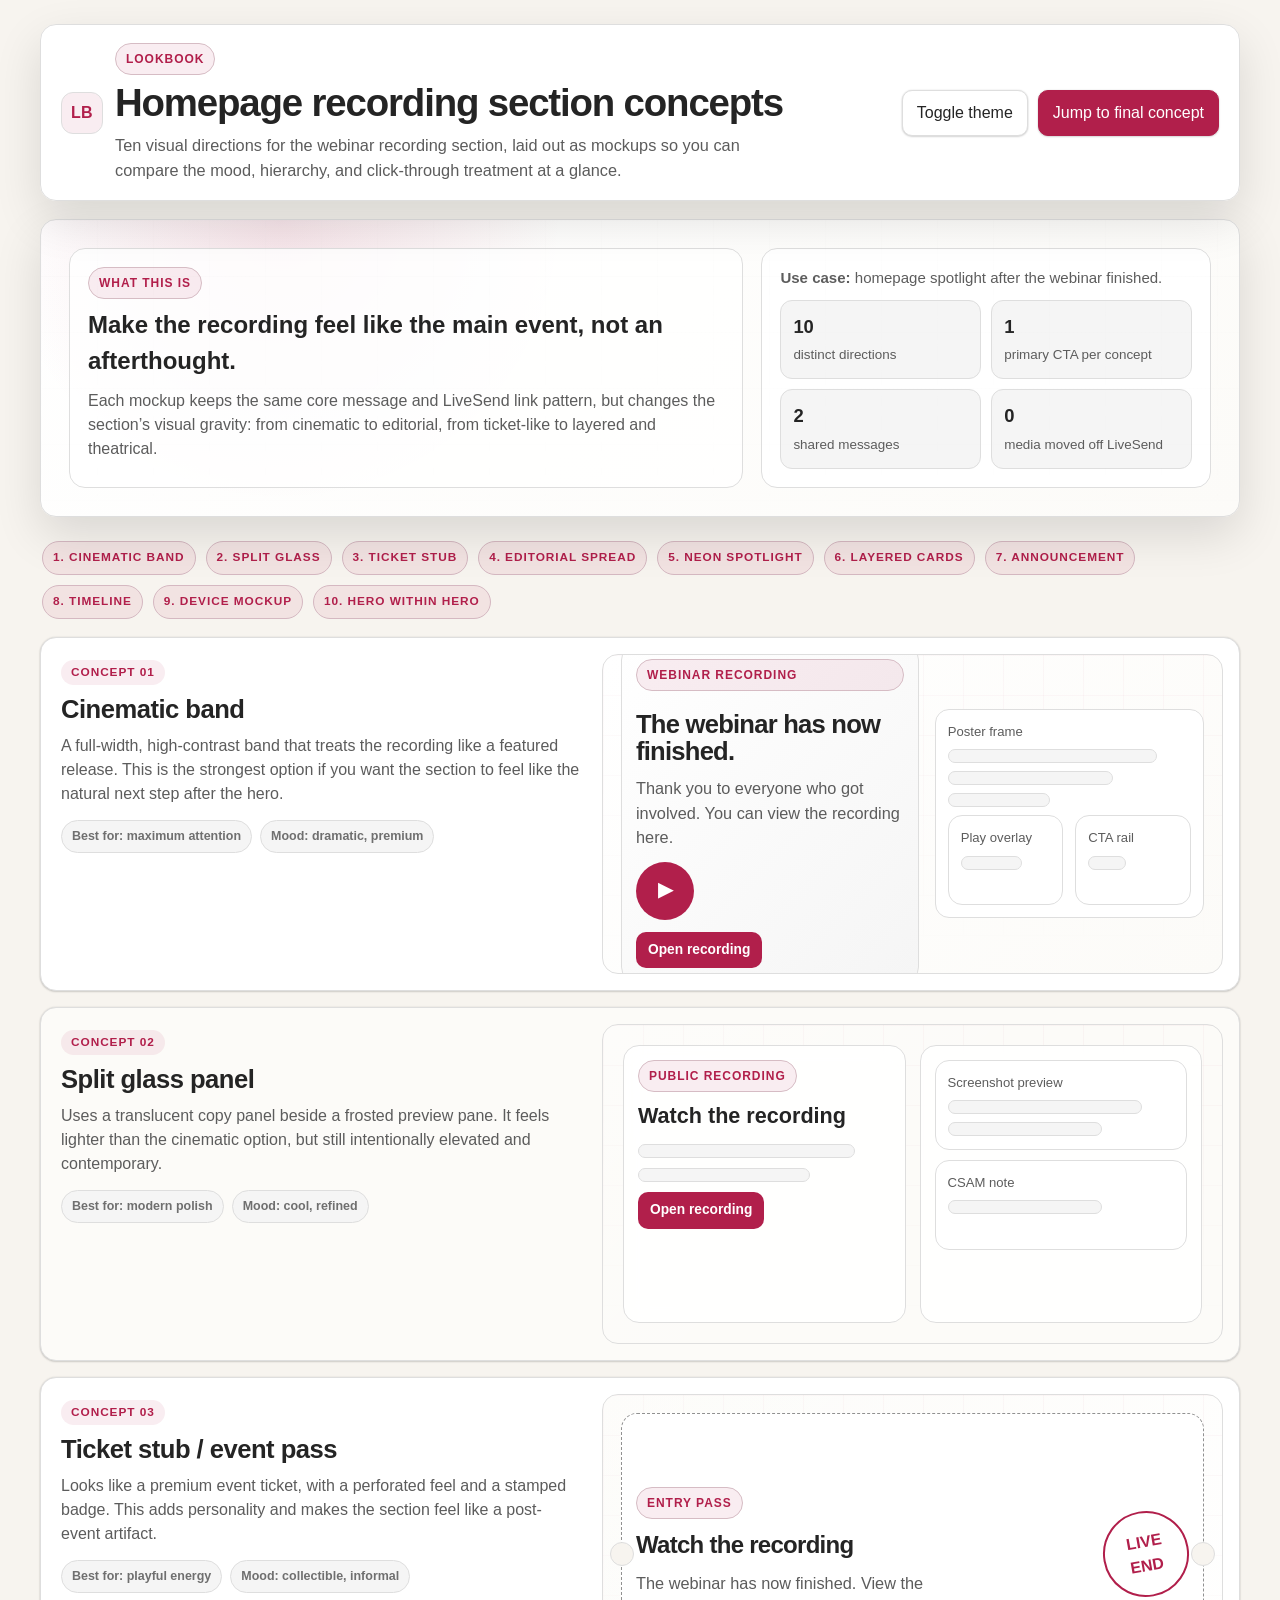
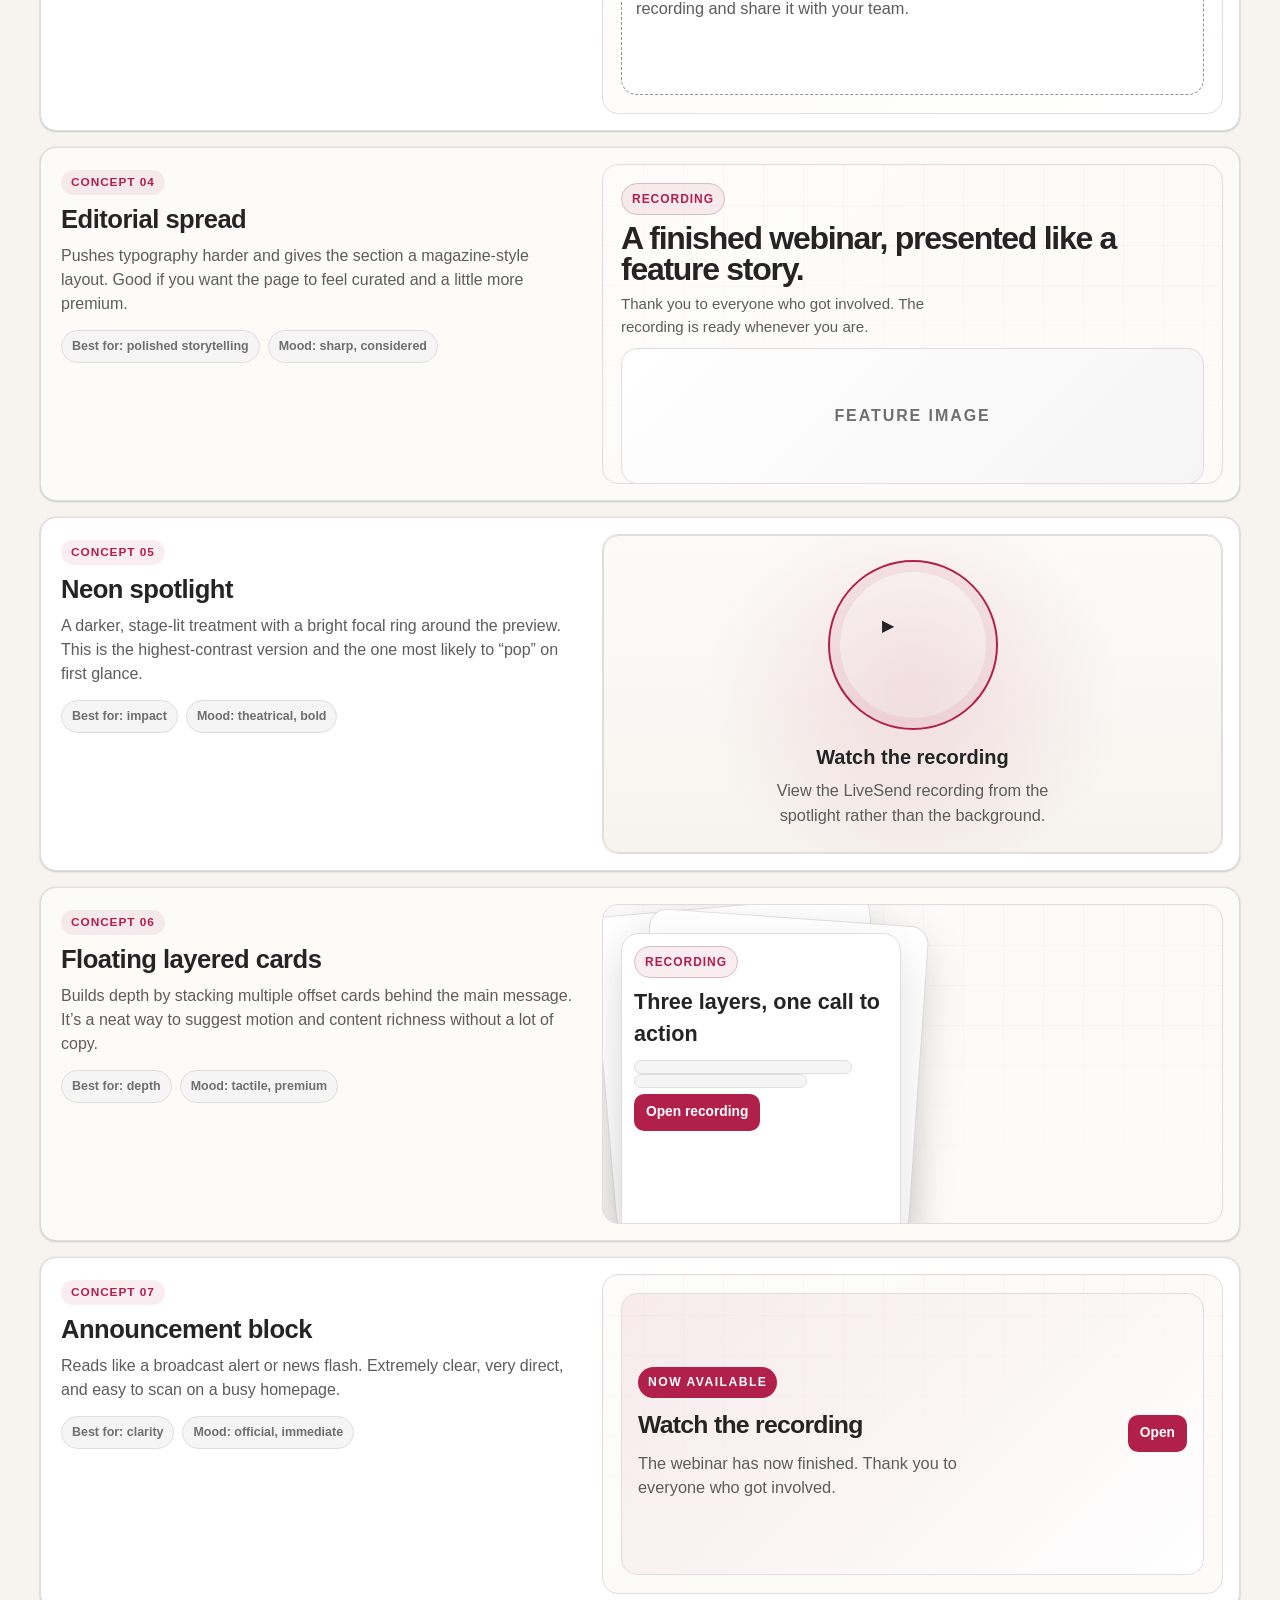
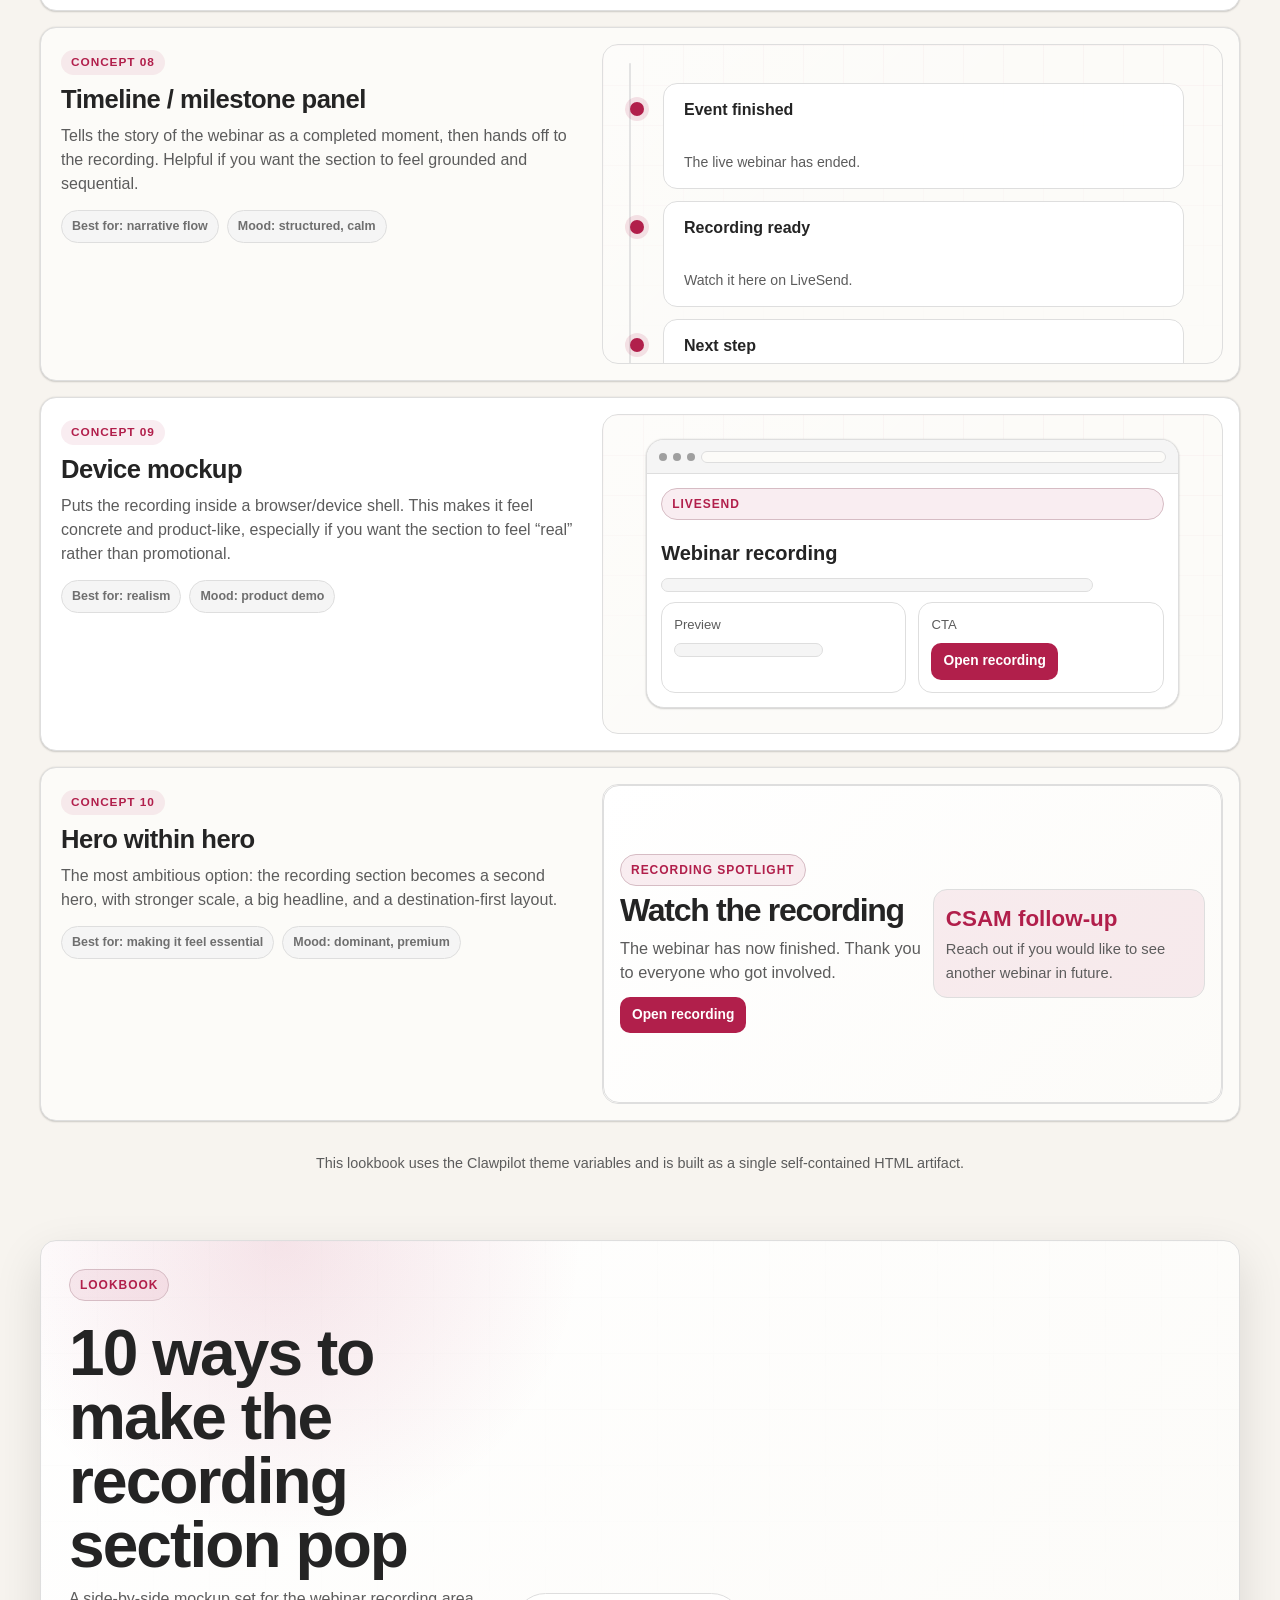
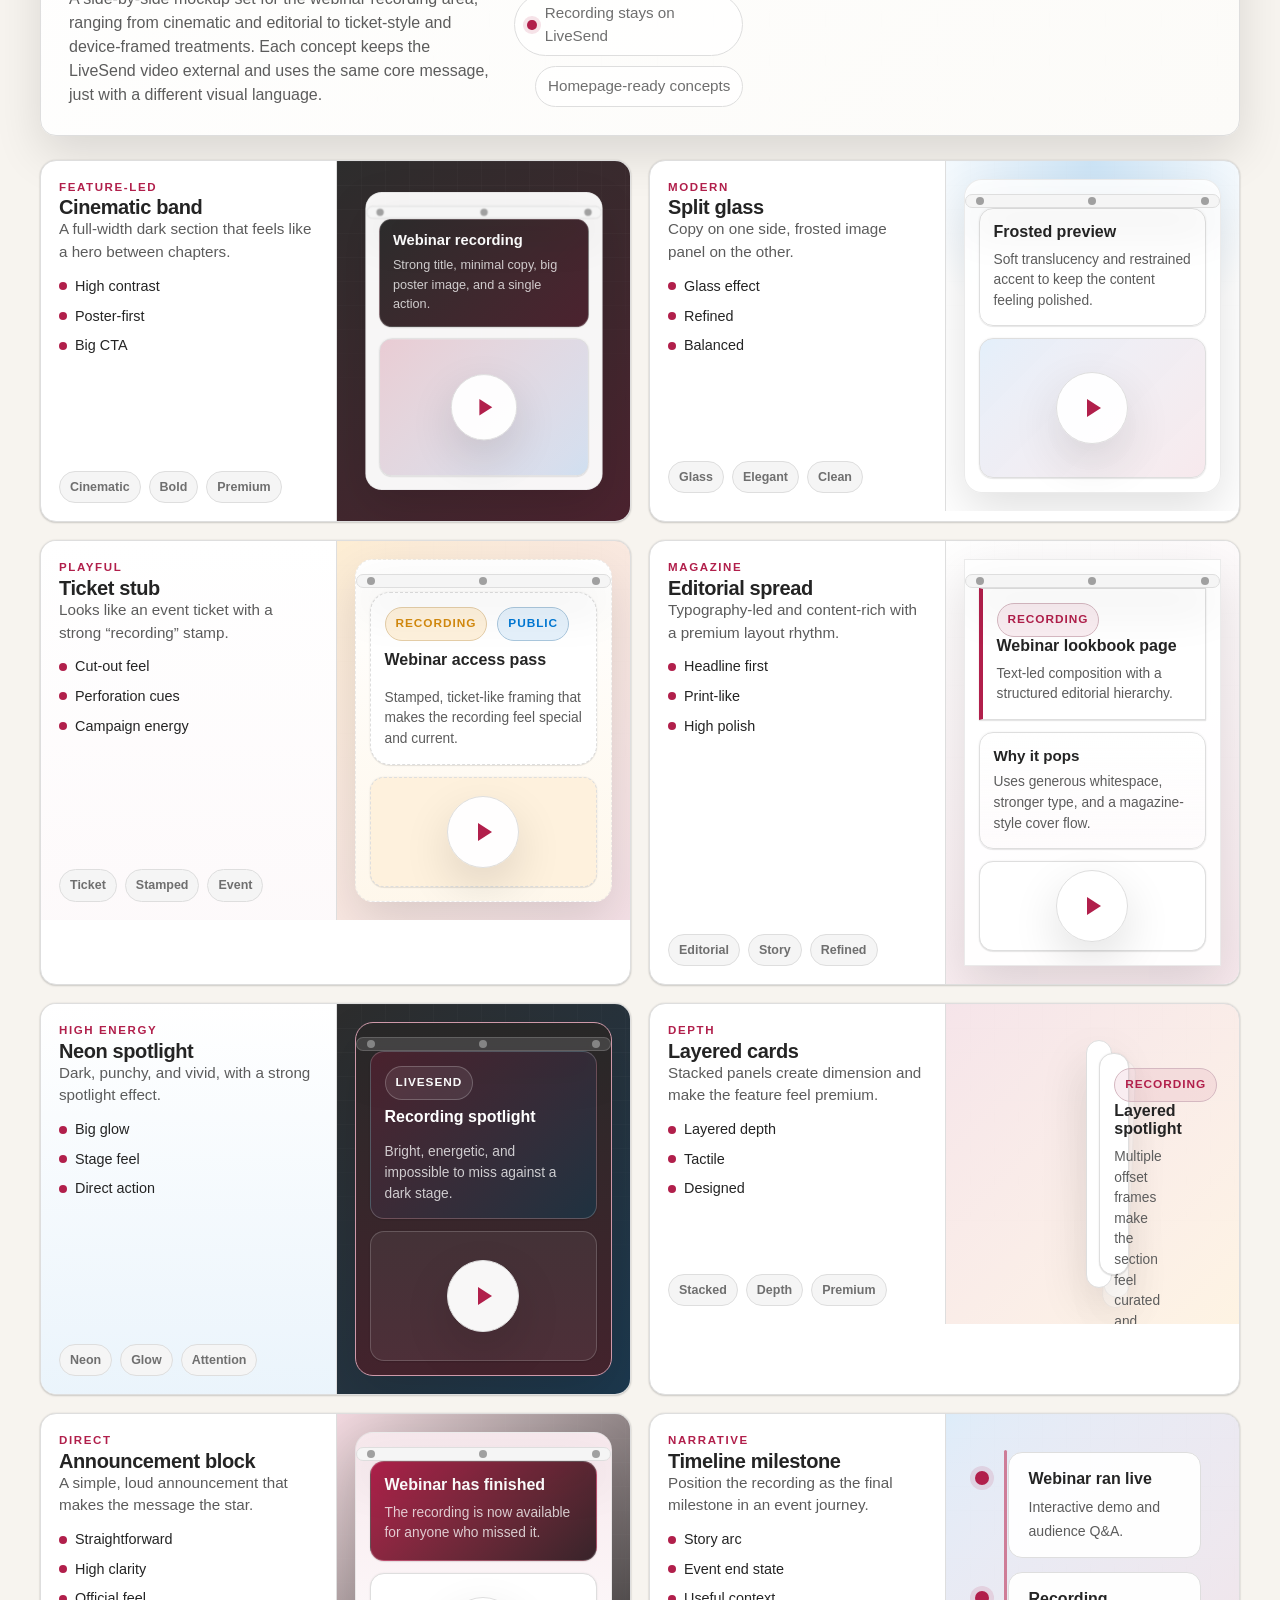
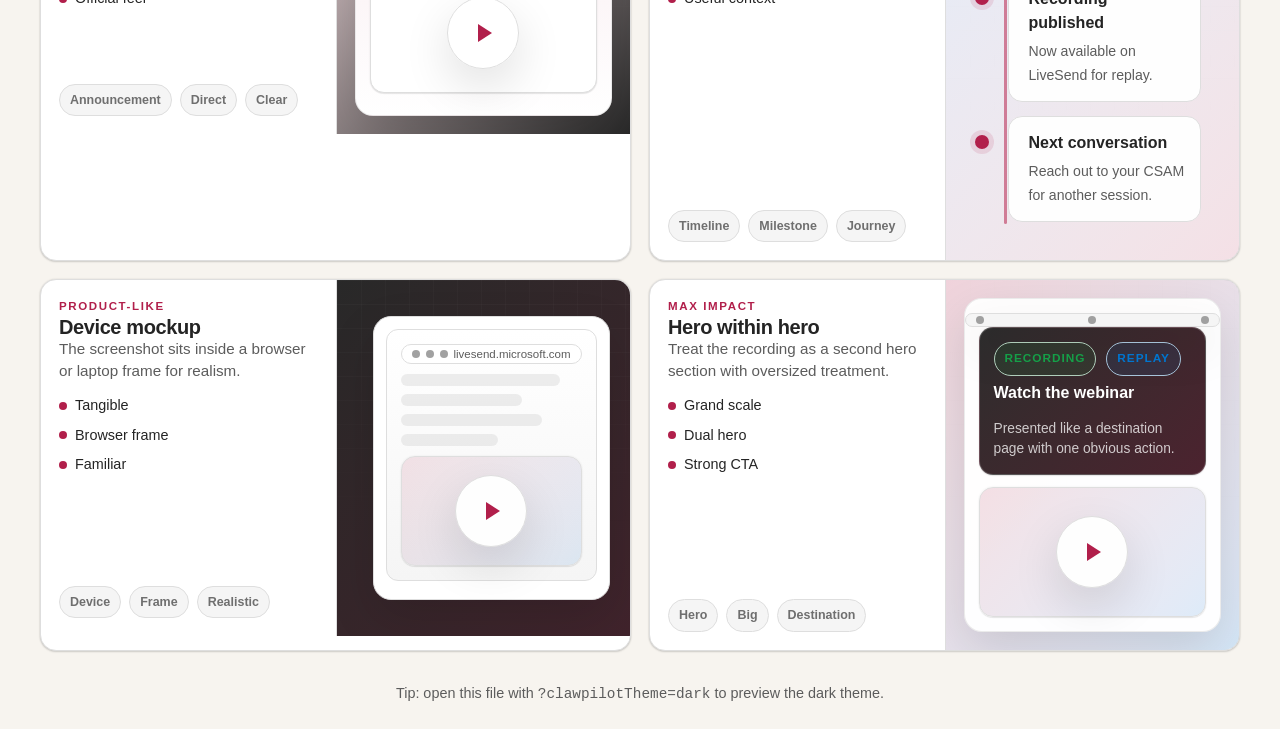
<file: lookbook.html>
<!doctype html>
<html lang="en">
<head>
  <meta charset="utf-8" />
  <meta name="viewport" content="width=device-width, initial-scale=1" />
  <title>Homepage Recording Lookbook — FOI Agent Webinar</title>
  <meta name="description" content="A lookbook of 10 homepage recording section directions for the FOI Agent Webinar site." />
  <script>
    (() => {
      const param = new URLSearchParams(window.location.search).get("clawpilotTheme");
      const theme =
        param || (window.matchMedia("(prefers-color-scheme: dark)").matches ? "dark" : "light");
      document.documentElement.setAttribute("data-theme", theme);
    })();
  </script>
  <style>
    :root {
      color-scheme: light;
      --cp-bg: #f7f4ef;
      --cp-bg-elevated: #fcfbf8;
      --cp-surface: #ffffff;
      --cp-surface-soft: #f5f5f5;
      --cp-border: #dedede;
      --cp-border-strong: #919191;
      --cp-text: #242424;
      --cp-text-muted: #5c5c5c;
      --cp-text-soft: #6f6f6f;
      --cp-accent: #b11f4b;
      --cp-accent-hover: #9a1a41;
      --cp-accent-soft: rgba(177, 31, 75, 0.08);
      --cp-accent-fg: #ffffff;
      --cp-success: #16a34a;
      --cp-danger: #dc2626;
      --cp-warning: #f59e0b;
      --cp-link: #0078d4;
      --cp-shadow: 0 18px 48px rgba(0, 0, 0, 0.12);
      --cp-overlay: rgba(255, 255, 255, 0.8);
      --cp-panel: rgba(255, 255, 255, 0.86);
      --cp-panel-strong: rgba(255, 255, 255, 0.96);
      --cp-sheen: rgba(255, 255, 255, 0.55);
      --cp-highlight: rgba(177, 31, 75, 0.12);
    }
    html[data-theme="dark"] {
      color-scheme: dark;
      --cp-bg: #3d3b3a;
      --cp-bg-elevated: #343231;
      --cp-surface: #292929;
      --cp-surface-soft: #2e2e2e;
      --cp-border: #474747;
      --cp-border-strong: #5f5f5f;
      --cp-text: #dedede;
      --cp-text-muted: #919191;
      --cp-text-soft: #b0b0b0;
      --cp-accent: #fd8ea1;
      --cp-accent-hover: #fb7b91;
      --cp-accent-soft: rgba(253, 142, 161, 0.14);
      --cp-accent-fg: #1a1a1a;
      --cp-success: #4ade80;
      --cp-danger: #f87171;
      --cp-warning: #fbbf24;
      --cp-link: #4da6ff;
      --cp-shadow: 0 18px 48px rgba(0, 0, 0, 0.32);
      --cp-overlay: rgba(41, 41, 41, 0.88);
      --cp-panel: rgba(41, 41, 41, 0.72);
      --cp-panel-strong: rgba(41, 41, 41, 0.96);
      --cp-sheen: rgba(255, 255, 255, 0.04);
      --cp-highlight: rgba(253, 142, 161, 0.12);
    }

    * { box-sizing: border-box; }
    html, body { margin: 0; padding: 0; }
    html { scroll-behavior: smooth; }
    body {
      background: var(--cp-bg);
      color: var(--cp-text);
      font-family: "Segoe UI", Aptos, Calibri, -apple-system, BlinkMacSystemFont, sans-serif;
      line-height: 1.55;
      -webkit-font-smoothing: antialiased;
    }
    img { max-width: 100%; display: block; }
    a { color: var(--cp-link); text-decoration: none; }
    a:hover { text-decoration: underline; }

    .shell {
      width: min(1320px, calc(100% - 32px));
      margin: 0 auto;
      padding: 24px 0 56px;
    }
    .topbar {
      display: flex;
      align-items: center;
      justify-content: space-between;
      gap: 16px;
      padding: 18px 20px;
      border: 1px solid var(--cp-border);
      border-radius: 16px;
      background: var(--cp-panel-strong);
      box-shadow: var(--cp-shadow);
      position: sticky;
      top: 14px;
      z-index: 10;
      backdrop-filter: blur(10px);
    }
    .brand {
      display: flex;
      align-items: center;
      gap: 12px;
      min-width: 0;
    }
    .badge {
      width: 42px;
      height: 42px;
      border-radius: 12px;
      background: var(--cp-accent-soft);
      border: 1px solid var(--cp-border);
      display: grid;
      place-items: center;
      color: var(--cp-accent);
      font-weight: 800;
      letter-spacing: .02em;
      flex: 0 0 auto;
    }
    .brand-copy {
      min-width: 0;
    }
    .eyebrow {
      display: inline-flex;
      align-items: center;
      gap: 8px;
      padding: 4px 10px;
      border-radius: 999px;
      background: var(--cp-accent-soft);
      color: var(--cp-accent);
      font-size: 12px;
      font-weight: 700;
      letter-spacing: .08em;
      text-transform: uppercase;
      margin-bottom: 8px;
    }
    h1, h2, h3, h4, p { margin: 0; }
    h1 {
      font-size: clamp(2rem, 3vw, 3.4rem);
      line-height: 1.05;
      letter-spacing: -0.03em;
      margin-bottom: 10px;
    }
    .lede {
      max-width: 74ch;
      color: var(--cp-text-muted);
      font-size: 1.02rem;
    }
    .topbar-actions {
      display: flex;
      align-items: center;
      gap: 10px;
      flex-wrap: wrap;
      justify-content: flex-end;
    }
    .btn {
      appearance: none;
      border: 1px solid var(--cp-border);
      border-radius: 10px;
      padding: 10px 14px;
      font: inherit;
      color: var(--cp-text);
      background: var(--cp-surface);
      cursor: pointer;
      box-shadow: 0 0 2px rgba(0, 0, 0, 0.12), 0 1px 2px rgba(0, 0, 0, 0.14);
    }
    .btn:hover { border-color: var(--cp-border-strong); text-decoration: none; }
    .btn-primary {
      background: var(--cp-accent);
      border-color: var(--cp-accent);
      color: var(--cp-accent-fg);
    }
    .btn-primary:hover {
      background: var(--cp-accent-hover);
      border-color: var(--cp-accent-hover);
    }

    .hero {
      display: grid;
      grid-template-columns: minmax(0, 1.2fr) minmax(280px, .8fr);
      gap: 18px;
      margin-top: 18px;
      padding: 22px;
      border: 1px solid var(--cp-border);
      border-radius: 16px;
      background: linear-gradient(135deg, var(--cp-surface) 0%, var(--cp-bg-elevated) 100%);
      box-shadow: 0 0 2px rgba(0, 0, 0, 0.12), 0 1px 2px rgba(0, 0, 0, 0.14);
    }
    .hero-panel {
      padding: 18px;
      border-radius: 16px;
      border: 1px solid var(--cp-border);
      background: var(--cp-panel);
    }
    .hero-panel strong { color: var(--cp-accent); }
    .hero-note {
      display: grid;
      gap: 10px;
      align-content: start;
      padding: 18px;
      border-radius: 16px;
      border: 1px solid var(--cp-border);
      background: var(--cp-surface);
    }
    .hero-note .meta {
      color: var(--cp-text-muted);
      font-size: .94rem;
    }
    .hero-note-grid {
      display: grid;
      gap: 10px;
      grid-template-columns: repeat(2, minmax(0, 1fr));
    }
    .mini-stat {
      padding: 12px;
      border-radius: 12px;
      border: 1px solid var(--cp-border);
      background: var(--cp-surface-soft);
    }
    .mini-stat .value {
      display: block;
      font-size: 1.15rem;
      font-weight: 700;
      margin-bottom: 2px;
    }
    .mini-stat .label {
      color: var(--cp-text-muted);
      font-size: .84rem;
    }

    .toolbar {
      display: flex;
      gap: 10px;
      flex-wrap: wrap;
      margin: 18px 0 8px;
      padding: 0 2px;
    }
    .chip {
      display: inline-flex;
      align-items: center;
      gap: 8px;
      padding: 8px 12px;
      border-radius: 999px;
      border: 1px solid var(--cp-border);
      background: var(--cp-surface);
      color: var(--cp-text);
      font-size: .9rem;
    }
    .chip:hover { text-decoration: none; border-color: var(--cp-border-strong); }

    .lookbook {
      display: grid;
      gap: 16px;
      margin-top: 18px;
    }
    .look {
      display: grid;
      grid-template-columns: minmax(300px, .92fr) minmax(0, 1.08fr);
      gap: 16px;
      padding: 16px;
      border-radius: 16px;
      border: 1px solid var(--cp-border);
      background: var(--cp-surface);
      box-shadow: 0 0 2px rgba(0, 0, 0, 0.12), 0 1px 2px rgba(0, 0, 0, 0.14);
      scroll-margin-top: 98px;
    }
    .look:nth-child(even) { background: var(--cp-bg-elevated); }
    .look-copy {
      display: grid;
      gap: 10px;
      align-content: start;
      padding: 6px 6px 6px 4px;
    }
    .look-kicker {
      display: inline-flex;
      width: fit-content;
      padding: 4px 10px;
      border-radius: 999px;
      background: var(--cp-accent-soft);
      color: var(--cp-accent);
      font-size: .74rem;
      font-weight: 700;
      letter-spacing: .08em;
      text-transform: uppercase;
    }
    .look h2 {
      font-size: clamp(1.35rem, 2vw, 1.8rem);
      line-height: 1.12;
      letter-spacing: -0.02em;
    }
    .look p { color: var(--cp-text-muted); }
    .look-meta {
      display: flex;
      gap: 8px;
      flex-wrap: wrap;
      margin-top: 4px;
    }
    .tag {
      display: inline-flex;
      align-items: center;
      padding: 4px 10px;
      border-radius: 999px;
      background: var(--cp-surface-soft);
      border: 1px solid var(--cp-border);
      font-size: .8rem;
      color: var(--cp-text);
    }
    .look-frame {
      position: relative;
      min-height: 320px;
      overflow: hidden;
      border-radius: 16px;
      border: 1px solid var(--cp-border);
      background: var(--cp-bg-elevated);
    }
    .look-frame::before,
    .look-frame::after {
      content: "";
      position: absolute;
      inset: 0;
      pointer-events: none;
    }
    .look-frame::before {
      background: linear-gradient(135deg, var(--cp-sheen), transparent 55%);
      opacity: .55;
      z-index: 1;
    }
    .look-frame::after {
      background-image: linear-gradient(var(--cp-highlight) 1px, transparent 1px), linear-gradient(90deg, var(--cp-highlight) 1px, transparent 1px);
      background-size: 40px 40px;
      opacity: .28;
      mask-image: linear-gradient(180deg, var(--cp-text) 0%, transparent 100%);
    }
    .look-shell {
      position: absolute;
      inset: 0;
      padding: 18px;
      z-index: 2;
      display: grid;
    }
    .frame-top {
      display: flex;
      align-items: center;
      justify-content: space-between;
      gap: 10px;
      margin-bottom: 14px;
      color: var(--cp-text);
      font-weight: 600;
      letter-spacing: .01em;
    }
    .frame-dots {
      display: flex;
      gap: 6px;
    }
    .dot {
      width: 10px;
      height: 10px;
      border-radius: 999px;
      background: var(--cp-border-strong);
      opacity: .85;
    }
    .frame-body {
      display: grid;
      gap: 12px;
      align-content: start;
    }
    .bar {
      height: 14px;
      border-radius: 999px;
      background: var(--cp-surface-soft);
      border: 1px solid var(--cp-border);
    }
    .bar.short { width: 42%; }
    .bar.medium { width: 68%; }
    .bar.long { width: 86%; }
    .card-row {
      display: grid;
      gap: 12px;
      grid-template-columns: repeat(2, minmax(0, 1fr));
    }
    .card-mini {
      border-radius: 14px;
      border: 1px solid var(--cp-border);
      background: var(--cp-surface);
      padding: 12px;
      min-height: 90px;
      display: grid;
      gap: 8px;
      align-content: start;
    }
    .card-mini .caption {
      color: var(--cp-text-muted);
      font-size: .82rem;
    }
    .cta-mini {
      display: inline-flex;
      align-items: center;
      justify-content: center;
      width: fit-content;
      padding: 8px 12px;
      border-radius: 10px;
      background: var(--cp-accent);
      color: var(--cp-accent-fg);
      font-weight: 700;
      font-size: .86rem;
    }
    .cta-mini.alt {
      background: var(--cp-surface-soft);
      color: var(--cp-text);
      border: 1px solid var(--cp-border);
    }

    /* Variant 1: cinematic band */
    .v1 {
      background: linear-gradient(135deg, var(--cp-surface) 0%, var(--cp-bg-elevated) 100%);
    }
    .v1 .look-shell {
      grid-template-columns: 1.05fr .95fr;
      gap: 16px;
      align-items: center;
    }
    .v1 .poster {
      min-height: 100%;
      border-radius: 16px;
      border: 1px solid var(--cp-border);
      background: linear-gradient(135deg, var(--cp-surface), var(--cp-surface-soft));
      padding: 14px;
      display: grid;
      gap: 12px;
      align-content: center;
    }
    .v1 .poster .headline {
      font-size: 1.6rem;
      font-weight: 800;
      letter-spacing: -0.03em;
      line-height: 1.05;
    }
    .v1 .play {
      width: 58px;
      height: 58px;
      border-radius: 999px;
      background: var(--cp-accent);
      display: grid;
      place-items: center;
      color: var(--cp-accent-fg);
      font-weight: 800;
      font-size: 1.2rem;
    }

    /* Variant 2: split glass */
    .v2 .look-shell {
      grid-template-columns: 1fr 1fr;
      padding: 20px;
      gap: 14px;
    }
    .glass {
      border-radius: 16px;
      border: 1px solid var(--cp-border);
      background: var(--cp-panel);
      backdrop-filter: blur(10px);
      padding: 14px;
    }
    .glass .headline {
      font-size: 1.35rem;
      font-weight: 800;
    }
    .glass-stack {
      display: grid;
      gap: 10px;
    }

    /* Variant 3: ticket stub */
    .v3 {
      background: linear-gradient(135deg, var(--cp-bg-elevated), var(--cp-surface));
    }
    .ticket {
      border: 1px dashed var(--cp-border-strong);
      border-radius: 16px;
      background: var(--cp-surface);
      padding: 14px;
      height: 100%;
      display: grid;
      grid-template-columns: 1fr auto;
      gap: 14px;
      align-items: center;
      position: relative;
    }
    .ticket::before,
    .ticket::after {
      content: "";
      position: absolute;
      top: 50%;
      width: 22px;
      height: 22px;
      border-radius: 999px;
      background: var(--cp-bg);
      border: 1px solid var(--cp-border);
      transform: translateY(-50%);
    }
    .ticket::before { left: -12px; }
    .ticket::after { right: -12px; }
    .stamp {
      width: 86px;
      height: 86px;
      border-radius: 999px;
      border: 2px solid var(--cp-accent);
      color: var(--cp-accent);
      display: grid;
      place-items: center;
      font-weight: 800;
      transform: rotate(-10deg);
    }

    /* Variant 4: editorial */
    .v4 .look-shell {
      grid-template-columns: 1fr;
      align-content: space-between;
    }
    .editorial {
      display: grid;
      gap: 10px;
      align-content: start;
    }
    .editorial .headline {
      font-size: 2rem;
      font-weight: 800;
      letter-spacing: -0.04em;
      line-height: .98;
    }
    .editorial .lede {
      max-width: 42ch;
      color: var(--cp-text-muted);
      font-size: .94rem;
    }
    .editorial-photo {
      border-radius: 16px;
      border: 1px solid var(--cp-border);
      background: linear-gradient(135deg, var(--cp-surface), var(--cp-surface-soft));
      height: 136px;
      display: grid;
      place-items: center;
      color: var(--cp-text-soft);
      font-weight: 700;
      letter-spacing: .12em;
      text-transform: uppercase;
    }

    /* Variant 5: neon spotlight */
    .v5 {
      background: linear-gradient(135deg, var(--cp-bg), var(--cp-bg-elevated));
    }
    .spotlight {
      height: 100%;
      display: grid;
      align-content: center;
      justify-items: center;
      padding: 16px;
      background: radial-gradient(circle at center, var(--cp-highlight), transparent 60%), linear-gradient(180deg, var(--cp-bg-elevated), var(--cp-bg));
      border-radius: 16px;
      border: 1px solid var(--cp-border);
    }
    .spotlight-ring {
      width: 170px;
      height: 170px;
      border-radius: 999px;
      border: 2px solid var(--cp-accent);
      display: grid;
      place-items: center;
      box-shadow: inset 0 0 0 10px var(--cp-accent-soft);
      margin-bottom: 12px;
    }
    .spotlight-ring .play {
      width: 62px;
      height: 62px;
    }

    /* Variant 6: layered cards */
    .v6 .stack {
      position: relative;
      height: 100%;
      display: grid;
      place-items: center;
      padding: 18px;
    }
    .layer {
      position: absolute;
      width: min(86%, 280px);
      border-radius: 16px;
      border: 1px solid var(--cp-border);
      background: var(--cp-surface);
      box-shadow: 0 0 2px rgba(0, 0, 0, 0.12), 0 1px 2px rgba(0, 0, 0, 0.14);
      padding: 12px;
    }
    .layer.one { transform: translate(-18px, -18px) rotate(-5deg); }
    .layer.two { transform: translate(18px, -6px) rotate(4deg); }
    .layer.three { transform: translateY(10px); }

    /* Variant 7: announcement block */
    .v7 .announcement {
      height: 100%;
      display: grid;
      grid-template-columns: 1fr auto;
      gap: 12px;
      align-items: center;
      padding: 16px;
      background: linear-gradient(135deg, var(--cp-accent-soft), var(--cp-surface));
      border-radius: 16px;
      border: 1px solid var(--cp-border);
    }
    .announcement .headline {
      font-size: 1.55rem;
      font-weight: 800;
      letter-spacing: -0.03em;
    }
    .alert {
      display: inline-flex;
      align-items: center;
      gap: 8px;
      width: fit-content;
      padding: 6px 10px;
      border-radius: 999px;
      background: var(--cp-accent);
      color: var(--cp-accent-fg);
      font-size: .76rem;
      font-weight: 800;
      letter-spacing: .12em;
      text-transform: uppercase;
    }

    /* Variant 8: timeline */
    .v8 .timeline {
      display: grid;
      gap: 12px;
      padding-left: 18px;
      position: relative;
    }
    .v8 .timeline::before {
      content: "";
      position: absolute;
      left: 8px;
      top: 0;
      bottom: 0;
      width: 2px;
      background: var(--cp-border);
    }
    .milestone {
      position: relative;
      padding: 10px 12px 10px 18px;
      border-radius: 14px;
      border: 1px solid var(--cp-border);
      background: var(--cp-surface);
    }
    .milestone::before {
      content: "";
      position: absolute;
      left: -20px;
      top: 16px;
      width: 12px;
      height: 12px;
      border-radius: 999px;
      background: var(--cp-accent);
    }

    /* Variant 9: device mockup */
    .v9 .device {
      height: 100%;
      display: grid;
      place-items: center;
      padding: 20px;
    }
    .device-frame {
      width: 92%;
      border-radius: 18px;
      border: 1px solid var(--cp-border);
      background: var(--cp-surface);
      overflow: hidden;
      box-shadow: 0 0 2px rgba(0, 0, 0, 0.12), 0 1px 2px rgba(0, 0, 0, 0.14);
    }
    .device-top {
      height: 34px;
      display: flex;
      align-items: center;
      gap: 6px;
      padding: 0 12px;
      background: var(--cp-surface-soft);
      border-bottom: 1px solid var(--cp-border);
    }
    .device-bar {
      flex: 1;
      height: 12px;
      border-radius: 999px;
      background: var(--cp-bg-elevated);
      border: 1px solid var(--cp-border);
    }
    .device-body {
      padding: 14px;
      display: grid;
      gap: 10px;
    }

    /* Variant 10: hero within hero */
    .v10 .bighero {
      height: 100%;
      display: grid;
      grid-template-columns: 1.05fr .95fr;
      gap: 12px;
      align-items: center;
      padding: 16px;
      background: linear-gradient(135deg, var(--cp-surface), var(--cp-bg-elevated));
      border-radius: 16px;
      border: 1px solid var(--cp-border);
    }
    .bighero .headline {
      font-size: 2rem;
      font-weight: 800;
      letter-spacing: -0.04em;
      line-height: 1;
    }
    .bighero .stat {
      padding: 12px;
      border-radius: 14px;
      background: var(--cp-accent-soft);
      border: 1px solid var(--cp-border);
    }
    .bighero .stat strong {
      display: block;
      font-size: 1.4rem;
      color: var(--cp-accent);
      margin-bottom: 2px;
    }

    .footer {
      margin-top: 18px;
      padding: 14px 6px 0;
      color: var(--cp-text-muted);
      font-size: .9rem;
    }

    @media (max-width: 980px) {
      .hero,
      .look {
        grid-template-columns: 1fr;
      }
      .topbar {
        position: static;
      }
    }
    @media (max-width: 680px) {
      .shell {
        width: min(100% - 20px, 1320px);
      }
      .topbar {
        padding: 16px;
      }
      .hero,
      .look {
        padding: 14px;
      }
      .hero-note-grid {
        grid-template-columns: 1fr;
      }
      .card-row {
        grid-template-columns: 1fr;
      }
      .look-frame {
        min-height: 300px;
      }
      .v1 .look-shell,
      .v2 .look-shell,
      .v7 .announcement,
      .v10 .bighero {
        grid-template-columns: 1fr;
      }
    }
  </style>
</head>
<body>
  <div class="shell">
    <header class="topbar">
      <div class="brand">
        <div class="badge">LB</div>
        <div class="brand-copy">
          <div class="eyebrow">Lookbook</div>
          <h1>Homepage recording section concepts</h1>
          <p class="lede">Ten visual directions for the webinar recording section, laid out as mockups so you can compare the mood, hierarchy, and click-through treatment at a glance.</p>
        </div>
      </div>
      <div class="topbar-actions">
        <button class="btn" type="button" id="themeToggle">Toggle theme</button>
        <a class="btn btn-primary" href="#look-10">Jump to final concept</a>
      </div>
    </header>

    <section class="hero" aria-label="Lookbook summary">
      <div class="hero-panel">
        <div class="eyebrow">What this is</div>
        <h2>Make the recording feel like the main event, not an afterthought.</h2>
        <p class="lede" style="margin-top: 10px;">Each mockup keeps the same core message and LiveSend link pattern, but changes the section’s visual gravity: from cinematic to editorial, from ticket-like to layered and theatrical.</p>
      </div>
      <aside class="hero-note">
        <div class="meta"><strong>Use case:</strong> homepage spotlight after the webinar finished.</div>
        <div class="hero-note-grid">
          <div class="mini-stat"><span class="value">10</span><span class="label">distinct directions</span></div>
          <div class="mini-stat"><span class="value">1</span><span class="label">primary CTA per concept</span></div>
          <div class="mini-stat"><span class="value">2</span><span class="label">shared messages</span></div>
          <div class="mini-stat"><span class="value">0</span><span class="label">media moved off LiveSend</span></div>
        </div>
      </aside>
    </section>

    <nav class="toolbar" aria-label="Quick jump to concept">
      <a class="chip" href="#look-1">1. Cinematic band</a>
      <a class="chip" href="#look-2">2. Split glass</a>
      <a class="chip" href="#look-3">3. Ticket stub</a>
      <a class="chip" href="#look-4">4. Editorial spread</a>
      <a class="chip" href="#look-5">5. Neon spotlight</a>
      <a class="chip" href="#look-6">6. Layered cards</a>
      <a class="chip" href="#look-7">7. Announcement</a>
      <a class="chip" href="#look-8">8. Timeline</a>
      <a class="chip" href="#look-9">9. Device mockup</a>
      <a class="chip" href="#look-10">10. Hero within hero</a>
    </nav>

    <main class="lookbook">
      <article class="look" id="look-1">
        <div class="look-copy">
          <span class="look-kicker">Concept 01</span>
          <h2>Cinematic band</h2>
          <p>A full-width, high-contrast band that treats the recording like a featured release. This is the strongest option if you want the section to feel like the natural next step after the hero.</p>
          <div class="look-meta">
            <span class="tag">Best for: maximum attention</span>
            <span class="tag">Mood: dramatic, premium</span>
          </div>
        </div>
        <div class="look-frame v1">
          <div class="look-shell">
            <div class="poster">
              <div class="eyebrow">Webinar recording</div>
              <div class="headline">The webinar has now finished.</div>
              <p class="lede">Thank you to everyone who got involved. You can view the recording here.</p>
              <div class="play">▶</div>
              <a class="cta-mini" href="#">Open recording</a>
            </div>
            <div class="card-mini">
              <span class="caption">Poster frame</span>
              <div class="bar long"></div>
              <div class="bar medium"></div>
              <div class="bar short"></div>
              <div class="card-row">
                <div class="card-mini"><span class="caption">Play overlay</span><div class="bar medium"></div></div>
                <div class="card-mini"><span class="caption">CTA rail</span><div class="bar short"></div></div>
              </div>
            </div>
          </div>
        </div>
      </article>

      <article class="look" id="look-2">
        <div class="look-copy">
          <span class="look-kicker">Concept 02</span>
          <h2>Split glass panel</h2>
          <p>Uses a translucent copy panel beside a frosted preview pane. It feels lighter than the cinematic option, but still intentionally elevated and contemporary.</p>
          <div class="look-meta">
            <span class="tag">Best for: modern polish</span>
            <span class="tag">Mood: cool, refined</span>
          </div>
        </div>
        <div class="look-frame v2">
          <div class="look-shell">
            <div class="glass">
              <div class="eyebrow">Public recording</div>
              <div class="headline">Watch the recording</div>
              <div class="glass-stack" style="margin-top: 12px;">
                <div class="bar long"></div>
                <div class="bar medium"></div>
                <a class="cta-mini" href="#">Open recording</a>
              </div>
            </div>
            <div class="glass">
              <div class="glass-stack">
                <div class="card-mini"><span class="caption">Screenshot preview</span><div class="bar long"></div><div class="bar medium"></div></div>
                <div class="card-mini"><span class="caption">CSAM note</span><div class="bar medium"></div></div>
              </div>
            </div>
          </div>
        </div>
      </article>

      <article class="look" id="look-3">
        <div class="look-copy">
          <span class="look-kicker">Concept 03</span>
          <h2>Ticket stub / event pass</h2>
          <p>Looks like a premium event ticket, with a perforated feel and a stamped badge. This adds personality and makes the section feel like a post-event artifact.</p>
          <div class="look-meta">
            <span class="tag">Best for: playful energy</span>
            <span class="tag">Mood: collectible, informal</span>
          </div>
        </div>
        <div class="look-frame v3">
          <div class="look-shell">
            <div class="ticket">
              <div>
                <div class="eyebrow">Entry pass</div>
                <div class="headline" style="font-size: 1.5rem; font-weight: 800; letter-spacing: -.03em;">Watch the recording</div>
                <p class="lede" style="margin-top: 8px; max-width: 34ch;">The webinar has now finished. View the recording and share it with your team.</p>
              </div>
              <div class="stamp">LIVE<br />END</div>
            </div>
          </div>
        </div>
      </article>

      <article class="look" id="look-4">
        <div class="look-copy">
          <span class="look-kicker">Concept 04</span>
          <h2>Editorial spread</h2>
          <p>Pushes typography harder and gives the section a magazine-style layout. Good if you want the page to feel curated and a little more premium.</p>
          <div class="look-meta">
            <span class="tag">Best for: polished storytelling</span>
            <span class="tag">Mood: sharp, considered</span>
          </div>
        </div>
        <div class="look-frame v4">
          <div class="look-shell editorial">
            <div>
              <div class="eyebrow">Recording</div>
              <div class="headline">A finished webinar, presented like a feature story.</div>
              <p class="lede" style="margin-top: 8px;">Thank you to everyone who got involved. The recording is ready whenever you are.</p>
            </div>
            <div class="editorial-photo">Feature image</div>
          </div>
        </div>
      </article>

      <article class="look" id="look-5">
        <div class="look-copy">
          <span class="look-kicker">Concept 05</span>
          <h2>Neon spotlight</h2>
          <p>A darker, stage-lit treatment with a bright focal ring around the preview. This is the highest-contrast version and the one most likely to “pop” on first glance.</p>
          <div class="look-meta">
            <span class="tag">Best for: impact</span>
            <span class="tag">Mood: theatrical, bold</span>
          </div>
        </div>
        <div class="look-frame v5">
          <div class="look-shell spotlight">
            <div class="spotlight-ring">
              <div class="play">▶</div>
            </div>
            <div class="headline" style="font-size: 1.25rem; font-weight: 800;">Watch the recording</div>
            <p class="lede" style="margin-top: 6px; text-align: center; max-width: 34ch;">View the LiveSend recording from the spotlight rather than the background.</p>
          </div>
        </div>
      </article>

      <article class="look" id="look-6">
        <div class="look-copy">
          <span class="look-kicker">Concept 06</span>
          <h2>Floating layered cards</h2>
          <p>Builds depth by stacking multiple offset cards behind the main message. It’s a neat way to suggest motion and content richness without a lot of copy.</p>
          <div class="look-meta">
            <span class="tag">Best for: depth</span>
            <span class="tag">Mood: tactile, premium</span>
          </div>
        </div>
        <div class="look-frame v6">
          <div class="look-shell stack">
            <div class="layer one"></div>
            <div class="layer two"></div>
            <div class="layer three">
              <div class="eyebrow">Recording</div>
              <div class="headline" style="font-size: 1.35rem; font-weight: 800;">Three layers, one call to action</div>
              <div class="bar long" style="margin-top: 10px;"></div>
              <div class="bar medium"></div>
              <a class="cta-mini" href="#" style="margin-top: 6px;">Open recording</a>
            </div>
          </div>
        </div>
      </article>

      <article class="look" id="look-7">
        <div class="look-copy">
          <span class="look-kicker">Concept 07</span>
          <h2>Announcement block</h2>
          <p>Reads like a broadcast alert or news flash. Extremely clear, very direct, and easy to scan on a busy homepage.</p>
          <div class="look-meta">
            <span class="tag">Best for: clarity</span>
            <span class="tag">Mood: official, immediate</span>
          </div>
        </div>
        <div class="look-frame v7">
          <div class="look-shell">
            <div class="announcement">
              <div>
                <div class="alert">Now available</div>
                <div class="headline" style="margin-top: 8px;">Watch the recording</div>
                <p class="lede" style="margin-top: 8px; max-width: 38ch;">The webinar has now finished. Thank you to everyone who got involved.</p>
              </div>
              <a class="cta-mini" href="#">Open</a>
            </div>
          </div>
        </div>
      </article>

      <article class="look" id="look-8">
        <div class="look-copy">
          <span class="look-kicker">Concept 08</span>
          <h2>Timeline / milestone panel</h2>
          <p>Tells the story of the webinar as a completed moment, then hands off to the recording. Helpful if you want the section to feel grounded and sequential.</p>
          <div class="look-meta">
            <span class="tag">Best for: narrative flow</span>
            <span class="tag">Mood: structured, calm</span>
          </div>
        </div>
        <div class="look-frame v8">
          <div class="look-shell">
            <div class="timeline">
              <div class="milestone"><strong>Event finished</strong><br /><span class="caption">The live webinar has ended.</span></div>
              <div class="milestone"><strong>Recording ready</strong><br /><span class="caption">Watch it here on LiveSend.</span></div>
              <div class="milestone"><strong>Next step</strong><br /><span class="caption">Reach out to your CSAM for a follow-up webinar.</span></div>
            </div>
          </div>
        </div>
      </article>

      <article class="look" id="look-9">
        <div class="look-copy">
          <span class="look-kicker">Concept 09</span>
          <h2>Device mockup</h2>
          <p>Puts the recording inside a browser/device shell. This makes it feel concrete and product-like, especially if you want the section to feel “real” rather than promotional.</p>
          <div class="look-meta">
            <span class="tag">Best for: realism</span>
            <span class="tag">Mood: product demo</span>
          </div>
        </div>
        <div class="look-frame v9">
          <div class="look-shell device">
            <div class="device-frame">
              <div class="device-top">
                <div class="dot"></div><div class="dot"></div><div class="dot"></div>
                <div class="device-bar"></div>
              </div>
              <div class="device-body">
                <div class="eyebrow">LiveSend</div>
                <div class="headline" style="font-size: 1.25rem; font-weight: 800;">Webinar recording</div>
                <div class="bar long"></div>
                <div class="card-row">
                  <div class="card-mini"><span class="caption">Preview</span><div class="bar medium"></div></div>
                  <div class="card-mini"><span class="caption">CTA</span><a class="cta-mini" href="#">Open recording</a></div>
                </div>
              </div>
            </div>
          </div>
        </div>
      </article>

      <article class="look" id="look-10">
        <div class="look-copy">
          <span class="look-kicker">Concept 10</span>
          <h2>Hero within hero</h2>
          <p>The most ambitious option: the recording section becomes a second hero, with stronger scale, a big headline, and a destination-first layout.</p>
          <div class="look-meta">
            <span class="tag">Best for: making it feel essential</span>
            <span class="tag">Mood: dominant, premium</span>
          </div>
        </div>
        <div class="look-frame v10">
          <div class="look-shell bighero">
            <div>
              <div class="eyebrow">Recording spotlight</div>
              <div class="headline">Watch the recording</div>
              <p class="lede" style="margin-top: 10px; max-width: 34ch;">The webinar has now finished. Thank you to everyone who got involved.</p>
              <a class="cta-mini" href="#" style="margin-top: 12px;">Open recording</a>
            </div>
            <div class="stat">
              <strong>CSAM follow-up</strong>
              <span class="lede" style="font-size: .92rem;">Reach out if you would like to see another webinar in future.</span>
            </div>
          </div>
        </div>
      </article>
    </main>

    <footer class="footer">This lookbook uses the Clawpilot theme variables and is built as a single self-contained HTML artifact.</footer>
  </div>

  <script>
    const themeToggle = document.getElementById('themeToggle');
    const root = document.documentElement;
    themeToggle.addEventListener('click', () => {
      const next = root.getAttribute('data-theme') === 'dark' ? 'light' : 'dark';
      root.setAttribute('data-theme', next);
    });
  </script>
</body>
</html><!doctype html>
<html lang="en">
<head>
  <meta charset="utf-8" />
  <meta name="viewport" content="width=device-width, initial-scale=1" />
  <title>Recording Spotlight Lookbook</title>
  <script>
    (() => {
      const param = new URLSearchParams(window.location.search).get("clawpilotTheme");
      const theme =
        param || (window.matchMedia("(prefers-color-scheme: dark)").matches ? "dark" : "light");
      document.documentElement.setAttribute("data-theme", theme);
    })();
  </script>
  <style>
    :root {
      color-scheme: light;
      --cp-bg: #f7f4ef;
      --cp-bg-elevated: #fcfbf8;
      --cp-surface: #ffffff;
      --cp-surface-soft: #f5f5f5;
      --cp-border: #dedede;
      --cp-border-strong: #919191;
      --cp-text: #242424;
      --cp-text-muted: #5c5c5c;
      --cp-text-soft: #6f6f6f;
      --cp-accent: #b11f4b;
      --cp-accent-hover: #9a1a41;
      --cp-accent-soft: rgba(177, 31, 75, 0.08);
      --cp-accent-fg: #ffffff;
      --cp-success: #16a34a;
      --cp-danger: #dc2626;
      --cp-warning: #f59e0b;
      --cp-link: #0078d4;
      --cp-shadow: 0 18px 48px rgba(0, 0, 0, 0.12);
      --cp-overlay: rgba(255, 255, 255, 0.8);
      --cp-panel: rgba(255, 255, 255, 0.86);
      --cp-panel-strong: rgba(255, 255, 255, 0.96);
      --cp-sheen: rgba(255, 255, 255, 0.55);
      --cp-highlight: rgba(177, 31, 75, 0.12);
    }
    html[data-theme="dark"] {
      color-scheme: dark;
      --cp-bg: #3d3b3a;
      --cp-bg-elevated: #343231;
      --cp-surface: #292929;
      --cp-surface-soft: #2e2e2e;
      --cp-border: #474747;
      --cp-border-strong: #5f5f5f;
      --cp-text: #dedede;
      --cp-text-muted: #919191;
      --cp-text-soft: #b0b0b0;
      --cp-accent: #fd8ea1;
      --cp-accent-hover: #fb7b91;
      --cp-accent-soft: rgba(253, 142, 161, 0.14);
      --cp-accent-fg: #1a1a1a;
      --cp-success: #4ade80;
      --cp-danger: #f87171;
      --cp-warning: #fbbf24;
      --cp-link: #4da6ff;
      --cp-shadow: 0 18px 48px rgba(0, 0, 0, 0.32);
      --cp-overlay: rgba(41, 41, 41, 0.88);
      --cp-panel: rgba(41, 41, 41, 0.72);
      --cp-panel-strong: rgba(41, 41, 41, 0.96);
      --cp-sheen: rgba(255, 255, 255, 0.04);
      --cp-highlight: rgba(253, 142, 161, 0.12);
    }

    * { box-sizing: border-box; }
    html, body { margin: 0; padding: 0; }
    html { scroll-behavior: smooth; }
    body {
      font-family: "Segoe UI", Aptos, Calibri, -apple-system, BlinkMacSystemFont, sans-serif;
      background: var(--cp-bg);
      color: var(--cp-text);
      line-height: 1.5;
      -webkit-font-smoothing: antialiased;
    }
    a { color: var(--cp-link); text-decoration: none; }
    a:hover { text-decoration: underline; }
    img { max-width: 100%; display: block; }

    .shell {
      max-width: 1400px;
      margin: 0 auto;
      padding: 24px;
    }
    .hero {
      position: relative;
      overflow: hidden;
      border: 1px solid var(--cp-border);
      border-radius: 16px;
      background:
        radial-gradient(circle at 20% 0%, var(--cp-highlight), transparent 28%),
        linear-gradient(135deg, var(--cp-surface) 0%, var(--cp-bg-elevated) 100%);
      box-shadow: var(--cp-shadow);
      padding: 28px;
      margin-bottom: 24px;
    }
    .hero::before {
      content: "";
      position: absolute;
      inset: 0;
      background-image: linear-gradient(color-mix(in srgb, var(--cp-border) 36%, transparent) 1px, transparent 1px), linear-gradient(90deg, color-mix(in srgb, var(--cp-border) 26%, transparent) 1px, transparent 1px);
      background-size: 56px 56px;
      opacity: .25;
      mask-image: linear-gradient(180deg, rgba(0,0,0,.8), rgba(0,0,0,0));
      pointer-events: none;
    }
    .hero-inner { position: relative; z-index: 1; display: grid; grid-template-columns: 1.3fr .7fr; gap: 20px; align-items: end; }
    .eyebrow {
      display: inline-flex;
      align-items: center;
      gap: 8px;
      padding: 6px 10px;
      border-radius: 999px;
      background: var(--cp-accent-soft);
      color: var(--cp-accent);
      border: 1px solid color-mix(in srgb, var(--cp-accent) 18%, var(--cp-border));
      font-size: 12px;
      font-weight: 700;
      letter-spacing: .08em;
      text-transform: uppercase;
    }
    .hero h1 {
      margin: 12px 0 10px;
      font-size: clamp(2rem, 5vw, 4rem);
      line-height: 1;
      letter-spacing: -0.03em;
      max-width: 11ch;
    }
    .hero p { margin: 0; color: var(--cp-text-muted); max-width: 72ch; font-size: 1rem; }
    .hero-meta {
      display: flex;
      flex-wrap: wrap;
      gap: 10px;
      align-items: center;
      justify-content: flex-end;
      color: var(--cp-text-soft);
      font-size: .95rem;
    }
    .meta-pill {
      display: inline-flex;
      align-items: center;
      gap: 8px;
      padding: 8px 12px;
      border-radius: 999px;
      background: var(--cp-panel);
      border: 1px solid var(--cp-border);
    }
    .meta-dot {
      width: 10px;
      height: 10px;
      border-radius: 50%;
      background: var(--cp-accent);
      box-shadow: 0 0 0 4px var(--cp-highlight);
    }

    .grid {
      display: grid;
      gap: 18px;
      grid-template-columns: repeat(2, minmax(0, 1fr));
    }
    .card {
      position: relative;
      overflow: hidden;
      border: 1px solid var(--cp-border);
      border-radius: 16px;
      background: var(--cp-surface);
      box-shadow: 0 0 2px rgba(0,0,0,0.12), 0 1px 2px rgba(0,0,0,0.14);
      min-height: 320px;
    }
    .card-inner {
      display: grid;
      grid-template-columns: 1fr 1fr;
      min-height: 320px;
    }
    .card-copy {
      padding: 18px;
      display: flex;
      flex-direction: column;
      gap: 10px;
      justify-content: space-between;
      min-width: 0;
    }
    .card-copy h2 {
      margin: 0;
      font-size: 1.25rem;
      line-height: 1.1;
      letter-spacing: -0.02em;
    }
    .card-copy p {
      margin: 0;
      color: var(--cp-text-muted);
      font-size: .95rem;
    }
    .card-copy .kicker {
      color: var(--cp-accent);
      font-weight: 700;
      font-size: .72rem;
      text-transform: uppercase;
      letter-spacing: .14em;
    }
    .bullets {
      display: grid;
      gap: 8px;
      margin-top: 2px;
      color: var(--cp-text);
      font-size: .9rem;
    }
    .bullets span {
      display: flex;
      gap: 8px;
      align-items: start;
    }
    .bullets i {
      width: 8px;
      height: 8px;
      border-radius: 50%;
      margin-top: .4rem;
      flex: 0 0 auto;
      background: var(--cp-accent);
    }
    .tag-row {
      display: flex;
      flex-wrap: wrap;
      gap: 8px;
      margin-top: auto;
    }
    .tag {
      display: inline-flex;
      align-items: center;
      gap: 6px;
      padding: 6px 10px;
      border-radius: 999px;
      background: var(--cp-surface-soft);
      border: 1px solid var(--cp-border);
      color: var(--cp-text-soft);
      font-size: .78rem;
      font-weight: 600;
    }
    .visual {
      position: relative;
      background:
        linear-gradient(135deg,
          color-mix(in srgb, var(--cp-accent) 14%, transparent),
          color-mix(in srgb, var(--cp-link) 14%, transparent));
      border-left: 1px solid var(--cp-border);
      min-height: 320px;
      overflow: hidden;
    }
    .visual::before {
      content: "";
      position: absolute;
      inset: 0;
      background-image: linear-gradient(color-mix(in srgb, var(--cp-border) 24%, transparent) 1px, transparent 1px), linear-gradient(90deg, color-mix(in srgb, var(--cp-border) 20%, transparent) 1px, transparent 1px);
      background-size: 24px 24px;
      opacity: .25;
      mask-image: linear-gradient(180deg, rgba(0,0,0,.6), transparent 75%);
    }
    .mockup {
      position: relative;
      height: 100%;
      padding: 18px;
      display: grid;
      place-items: center;
    }
    .screen {
      position: relative;
      width: 100%;
      height: 100%;
      border-radius: 18px;
      border: 1px solid color-mix(in srgb, var(--cp-border) 60%, transparent);
      background: var(--cp-panel-strong);
      box-shadow: var(--cp-shadow);
      overflow: hidden;
    }
    .screen .topbar {
      height: 14px;
      background: var(--cp-surface-soft);
      border-bottom: 1px solid var(--cp-border);
      display: flex;
      align-items: center;
      gap: 6px;
      padding: 0 10px;
    }
    .dot {
      width: 8px;
      height: 8px;
      border-radius: 50%;
      background: var(--cp-border-strong);
    }
    .screen .content {
      height: calc(100% - 14px);
      padding: 14px;
      display: grid;
      gap: 12px;
      align-content: start;
    }
    .hero-card {
      border-radius: 14px;
      border: 1px solid var(--cp-border);
      background: var(--cp-surface);
      padding: 14px;
      min-height: 100px;
      box-shadow: 0 0 2px rgba(0,0,0,.08), 0 1px 1px rgba(0,0,0,.08);
    }
    .hero-card.dark {
      background: linear-gradient(135deg, color-mix(in srgb, var(--cp-text) 96%, var(--cp-surface)), color-mix(in srgb, var(--cp-accent) 28%, var(--cp-text)));
      color: var(--cp-surface);
      border-color: color-mix(in srgb, var(--cp-surface) 20%, transparent);
    }
    .hero-card h3, .hero-card h4 { margin: 0; line-height: 1.15; }
    .hero-card h3 { font-size: 1rem; }
    .hero-card h4 { font-size: .95rem; }
    .hero-card p { margin: 8px 0 0; color: var(--cp-text-muted); font-size: .86rem; }
    .hero-card.dark p { color: color-mix(in srgb, var(--cp-surface) 76%, transparent); }
    .row { display: flex; gap: 10px; flex-wrap: wrap; }
    .chip {
      display: inline-flex;
      align-items: center;
      gap: 6px;
      padding: 7px 10px;
      border-radius: 999px;
      background: var(--cp-accent-soft);
      border: 1px solid color-mix(in srgb, var(--cp-accent) 20%, var(--cp-border));
      color: var(--cp-accent);
      font-size: .74rem;
      font-weight: 700;
      text-transform: uppercase;
      letter-spacing: .08em;
    }
    .chip.alt {
      background: color-mix(in srgb, var(--cp-link) 10%, transparent);
      border-color: color-mix(in srgb, var(--cp-link) 24%, var(--cp-border));
      color: var(--cp-link);
    }
    .chip.good {
      background: color-mix(in srgb, var(--cp-success) 10%, transparent);
      border-color: color-mix(in srgb, var(--cp-success) 22%, var(--cp-border));
      color: var(--cp-success);
    }
    .chip.warn {
      background: color-mix(in srgb, var(--cp-warning) 14%, transparent);
      border-color: color-mix(in srgb, var(--cp-warning) 26%, var(--cp-border));
      color: color-mix(in srgb, var(--cp-warning) 84%, var(--cp-text));
    }

    .layout-cinematic .visual { background: linear-gradient(145deg, color-mix(in srgb, var(--cp-text) 96%, var(--cp-surface)), color-mix(in srgb, var(--cp-accent) 28%, var(--cp-text))); }
    .layout-cinematic .screen { transform: scale(.92); }
    .layout-glass .visual { background: radial-gradient(circle at top, color-mix(in srgb, var(--cp-link) 20%, transparent), transparent 50%); }
    .layout-glass .screen { background: var(--cp-panel); backdrop-filter: blur(8px); }
    .layout-ticket .visual { background: linear-gradient(135deg, color-mix(in srgb, var(--cp-warning) 18%, transparent), color-mix(in srgb, var(--cp-accent) 14%, transparent)); }
    .layout-ticket .screen { border-style: dashed; }
    .layout-editorial .visual { background: linear-gradient(160deg, color-mix(in srgb, var(--cp-surface) 96%, var(--cp-bg)), color-mix(in srgb, var(--cp-accent) 10%, var(--cp-surface))); }
    .layout-editorial .screen { border-radius: 0; }
    .layout-neon .visual { background: radial-gradient(circle at 50% 42%, color-mix(in srgb, var(--cp-accent) 22%, transparent), transparent 38%), linear-gradient(135deg, color-mix(in srgb, var(--cp-text) 96%, var(--cp-surface)), color-mix(in srgb, var(--cp-link) 24%, var(--cp-text))); }
    .layout-layers .visual { background: linear-gradient(135deg, color-mix(in srgb, var(--cp-accent) 12%, transparent), color-mix(in srgb, var(--cp-warning) 12%, transparent)); }
    .layout-announce .visual { background: linear-gradient(135deg, color-mix(in srgb, var(--cp-accent) 18%, transparent), color-mix(in srgb, var(--cp-text) 98%, var(--cp-surface))); }
    .layout-timeline .visual { background: linear-gradient(135deg, color-mix(in srgb, var(--cp-link) 14%, transparent), color-mix(in srgb, var(--cp-accent) 14%, transparent)); }
    .layout-device .visual { background: linear-gradient(135deg, color-mix(in srgb, var(--cp-text) 98%, var(--cp-surface)), color-mix(in srgb, var(--cp-accent) 20%, var(--cp-text))); }
    .layout-hero .visual { background: linear-gradient(135deg, color-mix(in srgb, var(--cp-accent) 20%, transparent), color-mix(in srgb, var(--cp-link) 18%, transparent)); }

    .card.layout-ticket .card-copy { background: linear-gradient(180deg, var(--cp-surface), color-mix(in srgb, var(--cp-accent-soft) 32%, var(--cp-surface))); }
    .card.layout-neon .card-copy { background: linear-gradient(180deg, var(--cp-surface), color-mix(in srgb, var(--cp-link) 8%, var(--cp-surface))); }

    .stack {
      position: absolute;
      inset: 18px;
    }
    .layer {
      position: absolute;
      inset: 0;
      border-radius: 18px;
      border: 1px solid var(--cp-border);
      background: var(--cp-surface);
      box-shadow: var(--cp-shadow);
    }
    .layer.l1 { transform: translate(10px, 10px) rotate(-4deg); opacity: .55; }
    .layer.l2 { transform: translate(20px, 20px) rotate(2deg); opacity: .34; }
    .layer.main { position: relative; inset: auto; height: 100%; }
    .layer.main .hero-card { height: 100%; }

    .timeline {
      position: relative;
      height: 100%;
      padding: 20px;
      display: grid;
      align-content: center;
      gap: 14px;
    }
    .timeline::before {
      content: "";
      position: absolute;
      left: 40px;
      top: 18px;
      bottom: 18px;
      width: 3px;
      border-radius: 999px;
      background: color-mix(in srgb, var(--cp-accent) 70%, var(--cp-surface));
      opacity: .8;
    }
    .milestone {
      position: relative;
      margin-left: 24px;
      padding: 14px 14px 14px 20px;
      border: 1px solid var(--cp-border);
      border-radius: 14px;
      background: var(--cp-panel-strong);
    }
    .milestone::before {
      content: "";
      position: absolute;
      left: -34px;
      top: 18px;
      width: 14px;
      height: 14px;
      border-radius: 50%;
      background: var(--cp-accent);
      box-shadow: 0 0 0 5px var(--cp-highlight);
    }
    .milestone strong { display: block; margin-bottom: 4px; }
    .milestone span { color: var(--cp-text-muted); font-size: .88rem; }

    .device {
      position: relative;
      height: 100%;
      display: grid;
      place-items: center;
      padding: 18px;
    }
    .laptop {
      width: 100%;
      max-width: 390px;
      border-radius: 18px;
      border: 1px solid var(--cp-border);
      background: var(--cp-surface);
      box-shadow: var(--cp-shadow);
      padding: 12px 12px 18px;
    }
    .laptop .screen-area {
      min-height: 220px;
      border-radius: 12px;
      border: 1px solid var(--cp-border);
      background: linear-gradient(180deg, var(--cp-surface) 0%, var(--cp-surface-soft) 100%);
      padding: 14px;
      display: grid;
      gap: 10px;
    }
    .browser-bar {
      height: 20px;
      border-radius: 999px;
      border: 1px solid var(--cp-border);
      background: var(--cp-surface);
      display: flex;
      align-items: center;
      gap: 6px;
      padding: 0 10px;
      color: var(--cp-text-muted);
      font-size: .72rem;
    }
    .window-lines {
      display: grid;
      gap: 8px;
    }
    .window-line {
      height: 12px;
      border-radius: 999px;
      background: color-mix(in srgb, var(--cp-border) 55%, transparent);
    }
    .window-line.w1 { width: 88%; }
    .window-line.w2 { width: 67%; }
    .window-line.w3 { width: 78%; }
    .window-line.w4 { width: 54%; }
    .play-badge {
      position: absolute;
      width: 72px;
      height: 72px;
      border-radius: 50%;
      background: var(--cp-panel-strong);
      border: 1px solid var(--cp-border);
      display: grid;
      place-items: center;
      box-shadow: var(--cp-shadow);
    }
    .play-badge::before {
      content: "";
      width: 0;
      height: 0;
      border-left: 14px solid var(--cp-accent);
      border-top: 9px solid transparent;
      border-bottom: 9px solid transparent;
      margin-left: 4px;
    }

    .footer {
      margin-top: 18px;
      color: var(--cp-text-muted);
      font-size: .9rem;
      text-align: center;
    }

    @media (max-width: 1080px) {
      .grid { grid-template-columns: 1fr; }
      .hero-inner { grid-template-columns: 1fr; }
      .hero-meta { justify-content: flex-start; }
    }
    @media (max-width: 760px) {
      .shell { padding: 16px; }
      .hero { padding: 20px; }
      .card-inner { grid-template-columns: 1fr; }
      .visual { min-height: 260px; border-left: 0; border-top: 1px solid var(--cp-border); }
      .card { min-height: 0; }
      .card-copy { padding: 16px; }
      .screen, .laptop { max-width: 100%; }
    }
  </style>
</head>
<body>
  <div class="shell">
    <header class="hero">
      <div class="hero-inner">
        <div>
          <span class="eyebrow">Lookbook</span>
          <h1>10 ways to make the recording section pop</h1>
          <p>
            A side-by-side mockup set for the webinar recording area, ranging from
            cinematic and editorial to ticket-style and device-framed treatments.
            Each concept keeps the LiveSend video external and uses the same core
            message, just with a different visual language.
          </p>
        </div>
        <div class="hero-meta">
          <div class="meta-pill"><span class="meta-dot"></span> Recording stays on LiveSend</div>
          <div class="meta-pill">Homepage-ready concepts</div>
        </div>
      </div>
    </header>

    <main class="grid" id="lookbook"></main>

    <p class="footer">Tip: open this file with <span style="font-family: Consolas, 'Courier New', Courier, monospace;">?clawpilotTheme=dark</span> to preview the dark theme.</p>
  </div>

  <script>
    const concepts = [
      {
        name: "Cinematic band",
        kicker: "Feature-led",
        summary: "A full-width dark section that feels like a hero between chapters.",
        bullets: ["High contrast", "Poster-first", "Big CTA"],
        tags: ["Cinematic", "Bold", "Premium"],
        layout: "layout-cinematic",
        left: `
          <div class="kicker">Recording spotlight</div>
          <h2>Watch the recording</h2>
          <p>The webinar has now finished. Thank you to everyone who got involved. You can view the recording here.</p>
          <div class="bullets">
            <span><i></i>Feels like a primary destination, not a support link.</span>
            <span><i></i>Best when you want the recording to dominate the page.</span>
          </div>
          <div class="tag-row"><span class="tag">Open recording</span><span class="tag">CSAM follow-up</span></div>
        `,
        right: `
          <div class="screen">
            <div class="topbar"><span class="dot"></span><span class="dot"></span><span class="dot"></span></div>
            <div class="content">
              <div class="hero-card dark">
                <h3>Webinar recording</h3>
                <p>Strong title, minimal copy, big poster image, and a single action.</p>
              </div>
              <div class="hero-card" style="min-height: 150px; display:grid; place-items:center; background: linear-gradient(135deg, color-mix(in srgb, var(--cp-accent) 20%, transparent), color-mix(in srgb, var(--cp-link) 18%, transparent));">
                <div class="play-badge"></div>
              </div>
            </div>
          </div>
        `
      },
      {
        name: "Split glass",
        kicker: "Modern",
        summary: "Copy on one side, frosted image panel on the other.",
        bullets: ["Glass effect", "Refined", "Balanced"],
        tags: ["Glass", "Elegant", "Clean"],
        layout: "layout-glass",
        left: `
          <div class="kicker">Featured content</div>
          <h2>Watch the recording</h2>
          <p>The webinar has now finished. Thank you to everyone who got involved. You can view the recording here.</p>
          <div class="bullets">
            <span><i></i>A premium, calmer feel for a professional audience.</span>
            <span><i></i>Good if you want the page to breathe without going plain.</span>
          </div>
          <div class="tag-row"><span class="tag">Open recording</span><span class="tag">Resources page</span></div>
        `,
        right: `
          <div class="screen">
            <div class="topbar"><span class="dot"></span><span class="dot"></span><span class="dot"></span></div>
            <div class="content">
              <div class="hero-card" style="background: var(--cp-panel); backdrop-filter: blur(8px);">
                <h3>Frosted preview</h3>
                <p>Soft translucency and restrained accent to keep the content feeling polished.</p>
              </div>
              <div class="hero-card" style="min-height: 140px; display:grid; place-items:center; background: linear-gradient(135deg, color-mix(in srgb, var(--cp-link) 12%, transparent), color-mix(in srgb, var(--cp-accent) 10%, transparent));">
                <div class="play-badge"></div>
              </div>
            </div>
          </div>
        `
      },
      {
        name: "Ticket stub",
        kicker: "Playful",
        summary: "Looks like an event ticket with a strong “recording” stamp.",
        bullets: ["Cut-out feel", "Perforation cues", "Campaign energy"],
        tags: ["Ticket", "Stamped", "Event"],
        layout: "layout-ticket",
        left: `
          <div class="kicker">Event wrap-up</div>
          <h2>Watch the recording</h2>
          <p>The webinar has now finished. Thank you to everyone who got involved. You can view the recording here.</p>
          <div class="bullets">
            <span><i></i>Great if you want the section to feel like a special offer.</span>
            <span><i></i>Works well as a visual call-out on the homepage.</span>
          </div>
          <div class="tag-row"><span class="tag">Watch now</span><span class="tag">LiveSend</span></div>
        `,
        right: `
          <div class="screen" style="background: linear-gradient(180deg, var(--cp-surface) 0%, color-mix(in srgb, var(--cp-warning) 8%, var(--cp-surface)) 100%); border-style: dashed;">
            <div class="topbar"><span class="dot"></span><span class="dot"></span><span class="dot"></span></div>
            <div class="content" style="padding-top: 18px;">
              <div class="hero-card" style="border-radius: 20px; border-style: dashed; background: var(--cp-surface); display:grid; gap: 10px;">
                <div class="row"><span class="chip warn">Recording</span><span class="chip alt">Public</span></div>
                <h3>Webinar access pass</h3>
                <p>Stamped, ticket-like framing that makes the recording feel special and current.</p>
              </div>
              <div class="hero-card" style="min-height: 110px; display:grid; place-items:center; background: color-mix(in srgb, var(--cp-warning) 14%, var(--cp-surface)); border-style: dashed;">
                <div class="play-badge"></div>
              </div>
            </div>
          </div>
        `
      },
      {
        name: "Editorial spread",
        kicker: "Magazine",
        summary: "Typography-led and content-rich with a premium layout rhythm.",
        bullets: ["Headline first", "Print-like", "High polish"],
        tags: ["Editorial", "Story", "Refined"],
        layout: "layout-editorial",
        left: `
          <div class="kicker">Feature article</div>
          <h2>Watch the recording</h2>
          <p>The webinar has now finished. Thank you to everyone who got involved. You can view the recording here.</p>
          <div class="bullets">
            <span><i></i>Feels less like a CTA block, more like an article lead.</span>
            <span><i></i>Good for a polished, slightly more corporate audience.</span>
          </div>
          <div class="tag-row"><span class="tag">Read more</span><span class="tag">Open recording</span></div>
        `,
        right: `
          <div class="screen">
            <div class="topbar"><span class="dot"></span><span class="dot"></span><span class="dot"></span></div>
            <div class="content" style="grid-template-rows: auto auto 1fr;">
              <div class="hero-card" style="border-radius: 0; border-left: 4px solid var(--cp-accent);">
                <div class="row"><span class="chip">Recording</span></div>
                <h3>Webinar lookbook page</h3>
                <p>Text-led composition with a structured editorial hierarchy.</p>
              </div>
              <div class="hero-card" style="background: linear-gradient(180deg, var(--cp-surface) 0%, color-mix(in srgb, var(--cp-accent-soft) 20%, var(--cp-surface)) 100%);">
                <h4>Why it pops</h4>
                <p>Uses generous whitespace, stronger type, and a magazine-style cover flow.</p>
              </div>
              <div class="hero-card" style="display:grid; place-items:center; min-height: 90px;">
                <div class="play-badge"></div>
              </div>
            </div>
          </div>
        `
      },
      {
        name: "Neon spotlight",
        kicker: "High energy",
        summary: "Dark, punchy, and vivid, with a strong spotlight effect.",
        bullets: ["Big glow", "Stage feel", "Direct action"],
        tags: ["Neon", "Glow", "Attention"],
        layout: "layout-neon",
        left: `
          <div class="kicker">Spotlight</div>
          <h2>Watch the recording</h2>
          <p>The webinar has now finished. Thank you to everyone who got involved. You can view the recording here.</p>
          <div class="bullets">
            <span><i></i>Useful if the goal is pure visibility and clicks.</span>
            <span><i></i>Most dramatic option in the set.</span>
          </div>
          <div class="tag-row"><span class="tag">Pulse</span><span class="tag">Spotlight</span></div>
        `,
        right: `
          <div class="screen" style="background: linear-gradient(180deg, color-mix(in srgb, var(--cp-text) 98%, var(--cp-surface)) 0%, color-mix(in srgb, var(--cp-accent) 22%, var(--cp-text)) 100%); border-color: color-mix(in srgb, var(--cp-accent) 36%, var(--cp-border));">
            <div class="topbar" style="background: color-mix(in srgb, var(--cp-surface) 12%, transparent); border-color: color-mix(in srgb, var(--cp-surface) 16%, transparent);"><span class="dot"></span><span class="dot"></span><span class="dot"></span></div>
            <div class="content">
              <div class="hero-card dark" style="min-height: 110px; display:grid; gap: 8px; align-content: start; background: linear-gradient(135deg, color-mix(in srgb, var(--cp-accent) 28%, var(--cp-text)), color-mix(in srgb, var(--cp-link) 16%, var(--cp-text)));">
                <div class="row"><span class="chip" style="background: color-mix(in srgb, var(--cp-surface) 8%, transparent); border-color: color-mix(in srgb, var(--cp-surface) 22%, transparent); color: var(--cp-surface);">LiveSend</span></div>
                <h3>Recording spotlight</h3>
                <p>Bright, energetic, and impossible to miss against a dark stage.</p>
              </div>
              <div class="hero-card" style="min-height: 130px; display:grid; place-items:center; background: color-mix(in srgb, var(--cp-surface) 6%, transparent); border-color: color-mix(in srgb, var(--cp-surface) 18%, transparent);">
                <div class="play-badge"></div>
              </div>
            </div>
          </div>
        `
      },
      {
        name: "Layered cards",
        kicker: "Depth",
        summary: "Stacked panels create dimension and make the feature feel premium.",
        bullets: ["Layered depth", "Tactile", "Designed"],
        tags: ["Stacked", "Depth", "Premium"],
        layout: "layout-layers",
        left: `
          <div class="kicker">Multi-layer</div>
          <h2>Watch the recording</h2>
          <p>The webinar has now finished. Thank you to everyone who got involved. You can view the recording here.</p>
          <div class="bullets">
            <span><i></i>Adds depth without cluttering the page.</span>
            <span><i></i>Good if you want a crafted, bespoke feel.</span>
          </div>
          <div class="tag-row"><span class="tag">Layered</span><span class="tag">Stack</span></div>
        `,
        right: `
          <div class="mockup" style="padding: 24px;">
            <div class="stack" aria-hidden="true">
              <div class="layer l1"></div>
              <div class="layer l2"></div>
              <div class="layer main">
                <div class="hero-card" style="height: 100%;">
                  <div class="row"><span class="chip">Recording</span></div>
                  <h3>Layered spotlight</h3>
                  <p>Multiple offset frames make the section feel curated and dimensional.</p>
                </div>
              </div>
            </div>
          </div>
        `
      },
      {
        name: "Announcement block",
        kicker: "Direct",
        summary: "A simple, loud announcement that makes the message the star.",
        bullets: ["Straightforward", "High clarity", "Official feel"],
        tags: ["Announcement", "Direct", "Clear"],
        layout: "layout-announce",
        left: `
          <div class="kicker">Now available</div>
          <h2>Watch the recording</h2>
          <p>The webinar has now finished. Thank you to everyone who got involved. You can view the recording here.</p>
          <div class="bullets">
            <span><i></i>Ideal when the recording is the only thing you need to push.</span>
            <span><i></i>No extra decoration, just a clean announcement state.</span>
          </div>
          <div class="tag-row"><span class="tag">Announcement</span><span class="tag">Open now</span></div>
        `,
        right: `
          <div class="screen" style="background: linear-gradient(180deg, color-mix(in srgb, var(--cp-accent) 10%, var(--cp-surface)) 0%, var(--cp-surface) 100%);">
            <div class="topbar"><span class="dot"></span><span class="dot"></span><span class="dot"></span></div>
            <div class="content">
              <div class="hero-card dark" style="background: linear-gradient(135deg, var(--cp-accent), color-mix(in srgb, var(--cp-text) 86%, var(--cp-accent)));">
                <h3>Webinar has finished</h3>
                <p>The recording is now available for anyone who missed it.</p>
              </div>
              <div class="hero-card" style="display:grid; place-items:center; min-height: 120px;">
                <div class="play-badge"></div>
              </div>
            </div>
          </div>
        `
      },
      {
        name: "Timeline milestone",
        kicker: "Narrative",
        summary: "Position the recording as the final milestone in an event journey.",
        bullets: ["Story arc", "Event end state", "Useful context"],
        tags: ["Timeline", "Milestone", "Journey"],
        layout: "layout-timeline",
        left: `
          <div class="kicker">Event recap</div>
          <h2>Watch the recording</h2>
          <p>The webinar has now finished. Thank you to everyone who got involved. You can view the recording here.</p>
          <div class="bullets">
            <span><i></i>Works when you want the section to feel like part of a story.</span>
            <span><i></i>Good for post-event pages and follow-up journeys.</span>
          </div>
          <div class="tag-row"><span class="tag">Milestone</span><span class="tag">Recap</span></div>
        `,
        right: `
          <div class="timeline">
            <div class="milestone"><strong>Webinar ran live</strong><span>Interactive demo and audience Q&A.</span></div>
            <div class="milestone"><strong>Recording published</strong><span>Now available on LiveSend for replay.</span></div>
            <div class="milestone"><strong>Next conversation</strong><span>Reach out to your CSAM for another session.</span></div>
          </div>
        `
      },
      {
        name: "Device mockup",
        kicker: "Product-like",
        summary: "The screenshot sits inside a browser or laptop frame for realism.",
        bullets: ["Tangible", "Browser frame", "Familiar"],
        tags: ["Device", "Frame", "Realistic"],
        layout: "layout-device",
        left: `
          <div class="kicker">Browser preview</div>
          <h2>Watch the recording</h2>
          <p>The webinar has now finished. Thank you to everyone who got involved. You can view the recording here.</p>
          <div class="bullets">
            <span><i></i>Makes the preview feel like a real product surface.</span>
            <span><i></i>Useful if you want a credible, familiar frame.</span>
          </div>
          <div class="tag-row"><span class="tag">Device</span><span class="tag">Screenshot</span></div>
        `,
        right: `
          <div class="device">
            <div class="laptop">
              <div class="screen-area">
                <div class="browser-bar"><span class="dot"></span><span class="dot"></span><span class="dot"></span> livesend.microsoft.com</div>
                <div class="window-lines">
                  <div class="window-line w1"></div>
                  <div class="window-line w2"></div>
                  <div class="window-line w3"></div>
                  <div class="window-line w4"></div>
                </div>
                <div class="hero-card" style="min-height: 110px; display:grid; place-items:center; background: linear-gradient(135deg, color-mix(in srgb, var(--cp-accent) 12%, transparent), color-mix(in srgb, var(--cp-link) 12%, transparent));">
                  <div class="play-badge"></div>
                </div>
              </div>
            </div>
          </div>
        `
      },
      {
        name: "Hero within hero",
        kicker: "Max impact",
        summary: "Treat the recording as a second hero section with oversized treatment.",
        bullets: ["Grand scale", "Dual hero", "Strong CTA"],
        tags: ["Hero", "Big", "Destination"],
        layout: "layout-hero",
        left: `
          <div class="kicker">Secondary hero</div>
          <h2>Watch the recording</h2>
          <p>The webinar has now finished. Thank you to everyone who got involved. You can view the recording here.</p>
          <div class="bullets">
            <span><i></i>This is the loudest version: almost a hero section on its own.</span>
            <span><i></i>Best if you want the recording to compete with the page headline.</span>
          </div>
          <div class="tag-row"><span class="tag">Secondary hero</span><span class="tag">Dominant</span></div>
        `,
        right: `
          <div class="screen">
            <div class="topbar"><span class="dot"></span><span class="dot"></span><span class="dot"></span></div>
            <div class="content">
              <div class="hero-card dark" style="min-height: 120px; display:grid; gap: 8px; align-content: start;">
                <div class="row"><span class="chip good">Recording</span><span class="chip alt">Replay</span></div>
                <h3>Watch the webinar</h3>
                <p>Presented like a destination page with one obvious action.</p>
              </div>
              <div class="hero-card" style="min-height: 130px; display:grid; place-items:center; background: linear-gradient(135deg, color-mix(in srgb, var(--cp-accent) 14%, transparent), color-mix(in srgb, var(--cp-link) 14%, transparent));">
                <div class="play-badge"></div>
              </div>
            </div>
          </div>
        `
      }
    ];

    const lookbook = document.getElementById("lookbook");
    lookbook.innerHTML = concepts.map((concept) => `
      <article class="card ${concept.layout}">
        <div class="card-inner">
          <div class="card-copy">
            <div>
              <div class="kicker">${concept.kicker}</div>
              <h2>${concept.name}</h2>
              <p>${concept.summary}</p>
            </div>
            <div class="bullets">
              ${concept.bullets.map((bullet) => `<span><i></i>${bullet}</span>`).join("")}
            </div>
            <div class="tag-row">
              ${concept.tags.map((tag) => `<span class="tag">${tag}</span>`).join("")}
            </div>
          </div>
          <div class="visual">
            <div class="mockup">
              ${concept.right}
            </div>
          </div>
        </div>
      </article>
    `).join("");
  </script>
</body>
</html>
</file>
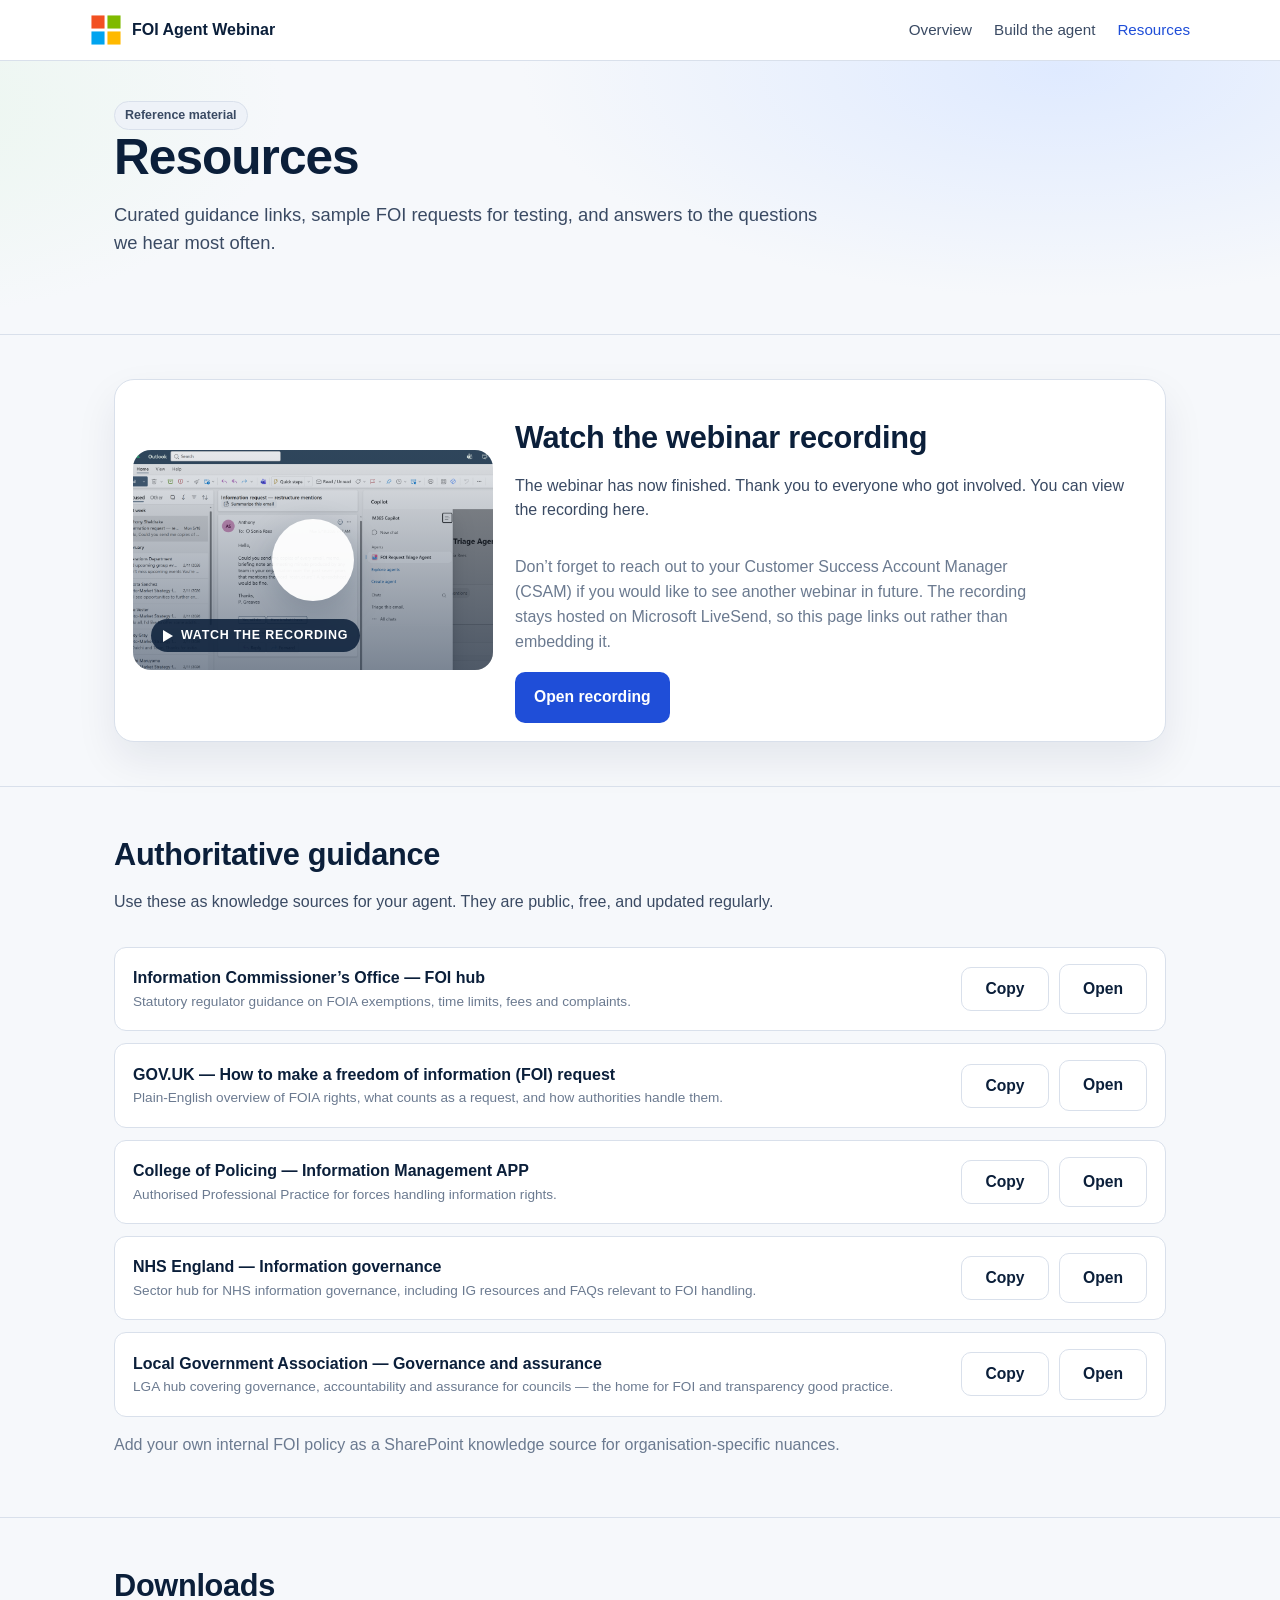
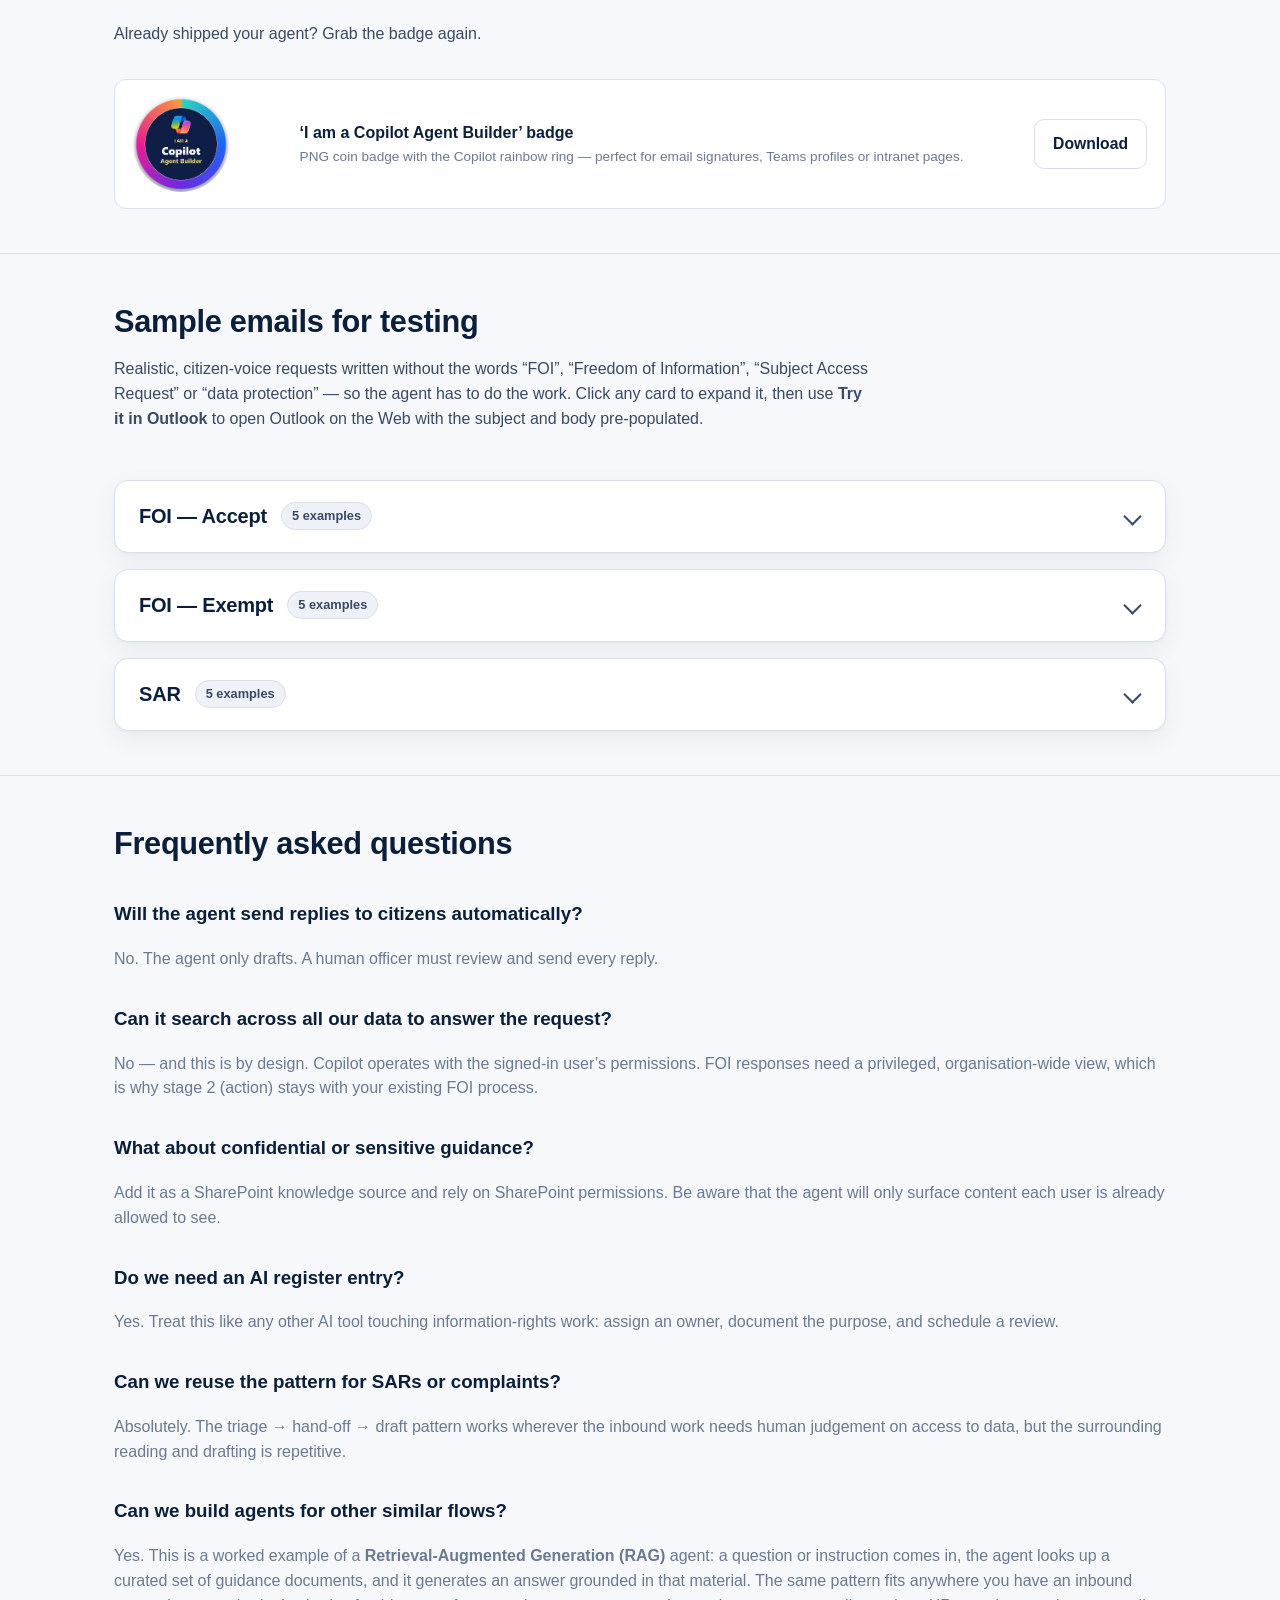
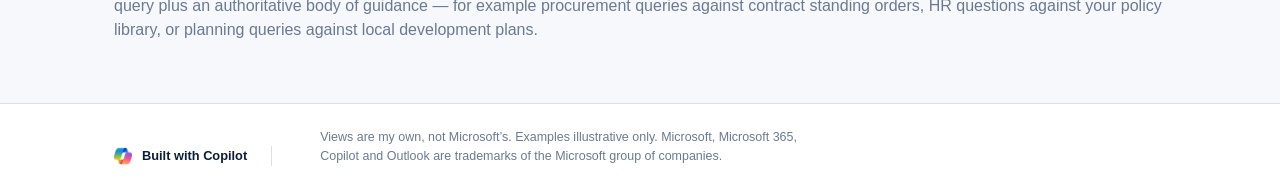
<file: resources.html>
<!doctype html>
<html lang="en">
<head>
  <meta charset="utf-8" />
  <meta name="viewport" content="width=device-width, initial-scale=1" />
  <title>Resources — FOI Agent Webinar</title>
  <meta name="description" content="Guidance links, sample FOI requests, and FAQ for the FOI agent webinar." />
  <link rel="stylesheet" href="assets/css/styles.css" />
<script type="text/javascript">
    (function(c,l,a,r,i,t,y){
        c[a]=c[a]||function(){(c[a].q=c[a].q||[]).push(arguments)};
        t=l.createElement(r);t.async=1;t.src="https://www.clarity.ms/tag/"+i;
        y=l.getElementsByTagName(r)[0];y.parentNode.insertBefore(t,y);
    })(window, document, "clarity", "script", "wxnunji87f");
</script></head>
<body>
  <header class="site-header">
    <div class="container nav">
      <a class="brand" href="index.html">
        <svg class="brand-mark" viewBox="0 0 22 22" aria-hidden="true" xmlns="http://www.w3.org/2000/svg">
          <rect x="1" y="1" width="9" height="9" fill="#f25022"/>
          <rect x="12" y="1" width="9" height="9" fill="#7fba00"/>
          <rect x="1" y="12" width="9" height="9" fill="#00a4ef"/>
          <rect x="12" y="12" width="9" height="9" fill="#ffb900"/>
        </svg>
        <span>FOI Agent Webinar</span>
      </a>
      <nav class="nav-links" aria-label="Primary">
        <a href="index.html">Overview</a>
        <a href="build.html">Build the agent</a>
        <a href="resources.html" class="active">Resources</a>
      </nav>
    </div>
  </header>

  <main>
    <section class="hero">
      <div class="container">
        <span class="pill">Reference material</span>
        <h1 class="mt-2">Resources</h1>
        <p class="lead">
          Curated guidance links, sample FOI requests for testing, and answers
          to the questions we hear most often.
        </p>
      </div>
    </section>

    <section id="recording">
      <div class="container">
        <div class="recording-feature">
          <a class="recording-thumb" href="https://livesend.microsoft.com/i/d0okVxM3YTi8zsdnEdTIYdAlVBZz8OACfRICvcvDeQSJ9mK0GYj74EsBtvwVlQuzPhaz1nYM___RTXAiJLS62ioCa___vL7RI0sdPkcvLrUXFEqR5V0iKxvr5OgtSAO93iPLUSSIGNO" target="_blank" rel="noopener noreferrer" aria-label="Open the webinar recording on Microsoft LiveSend">
            <img src="assets/img/Outlook2.png" alt="Screenshot of the FOI agent demo in Outlook with Copilot open" decoding="async" />
            <span class="recording-thumb-label">Watch the recording</span>
          </a>
          <div class="recording-copy">
            <h2 class="mt-2">Watch the webinar recording</h2>
            <p class="section-lead">
              The webinar has now finished. Thank you to everyone who got
              involved. You can view the recording here.
            </p>
            <p class="recording-note text-muted">
              Don&rsquo;t forget to reach out to your Customer Success Account
              Manager (CSAM) if you would like to see another webinar in
              future. The recording stays hosted on Microsoft LiveSend, so this
              page links out rather than embedding it.
            </p>
            <div class="recording-actions">
              <a class="btn btn-primary" href="https://livesend.microsoft.com/i/d0okVxM3YTi8zsdnEdTIYdAlVBZz8OACfRICvcvDeQSJ9mK0GYj74EsBtvwVlQuzPhaz1nYM___RTXAiJLS62ioCa___vL7RI0sdPkcvLrUXFEqR5V0iKxvr5OgtSAO93iPLUSSIGNO" target="_blank" rel="noopener noreferrer">Open recording</a>
            </div>
          </div>
        </div>
      </div>
    </section>

    <section>
      <div class="container">
        <h2>Authoritative guidance</h2>
        <p class="section-lead">Use these as knowledge sources for your agent. They are public, free, and updated regularly.</p>
        <div class="resource-list">
          <div class="resource">
            <div>
              <strong>Information Commissioner&rsquo;s Office &mdash; FOI hub</strong>
              <div class="meta">Statutory regulator guidance on FOIA exemptions, time limits, fees and complaints.</div>
            </div>
            <div class="resource-actions">
              <button class="btn btn-ghost copy-url-btn" type="button" data-copy-url="https://ico.org.uk/for-organisations/foi/">Copy</button>
              <a class="btn btn-ghost" href="https://ico.org.uk/for-organisations/foi/" target="_blank" rel="noopener">Open</a>
            </div>
          </div>
          <div class="resource">
            <div>
              <strong>GOV.UK &mdash; How to make a freedom of information (FOI) request</strong>
              <div class="meta">Plain-English overview of FOIA rights, what counts as a request, and how authorities handle them.</div>
            </div>
            <div class="resource-actions">
              <button class="btn btn-ghost copy-url-btn" type="button" data-copy-url="https://www.gov.uk/make-a-freedom-of-information-request">Copy</button>
              <a class="btn btn-ghost" href="https://www.gov.uk/make-a-freedom-of-information-request" target="_blank" rel="noopener">Open</a>
            </div>
          </div>
          <div class="resource">
            <div>
              <strong>College of Policing &mdash; Information Management APP</strong>
              <div class="meta">Authorised Professional Practice for forces handling information rights.</div>
            </div>
            <div class="resource-actions">
              <button class="btn btn-ghost copy-url-btn" type="button" data-copy-url="https://www.college.police.uk/app/information-management">Copy</button>
              <a class="btn btn-ghost" href="https://www.college.police.uk/app/information-management" target="_blank" rel="noopener">Open</a>
            </div>
          </div>
          <div class="resource">
            <div>
              <strong>NHS England &mdash; Information governance</strong>
              <div class="meta">Sector hub for NHS information governance, including IG resources and FAQs relevant to FOI handling.</div>
            </div>
            <div class="resource-actions">
              <button class="btn btn-ghost copy-url-btn" type="button" data-copy-url="https://www.england.nhs.uk/ig/">Copy</button>
              <a class="btn btn-ghost" href="https://www.england.nhs.uk/ig/" target="_blank" rel="noopener">Open</a>
            </div>
          </div>
          <div class="resource">
            <div>
              <strong>Local Government Association &mdash; Governance and assurance</strong>
              <div class="meta">LGA hub covering governance, accountability and assurance for councils &mdash; the home for FOI and transparency good practice.</div>
            </div>
            <div class="resource-actions">
              <button class="btn btn-ghost copy-url-btn" type="button" data-copy-url="https://www.local.gov.uk/our-support/governance-and-assurance">Copy</button>
              <a class="btn btn-ghost" href="https://www.local.gov.uk/our-support/governance-and-assurance" target="_blank" rel="noopener">Open</a>
            </div>
          </div>
        </div>
        <p class="text-muted mt-2">Add your own internal FOI policy as a SharePoint knowledge source for organisation-specific nuances.</p>
      </div>
    </section>

    <section>
      <div class="container">
        <h2>Downloads</h2>
        <p class="section-lead">Already shipped your agent? Grab the badge again.</p>
        <div class="resource-list">
          <div class="resource resource--badge">
            <a class="resource-thumb" href="assets/img/copilot-agent-builder-badge.png" download="i-am-a-copilot-agent-builder.png" aria-label="Download the Copilot Agent Builder badge">
              <img src="assets/img/copilot-agent-builder-badge.png" alt="An &lsquo;I am a Copilot Agent Builder&rsquo; coin badge with the Copilot rainbow ring surrounding a navy face" decoding="async" />
            </a>
            <div>
              <strong>&lsquo;I am a Copilot Agent Builder&rsquo; badge</strong>
              <div class="meta">PNG coin badge with the Copilot rainbow ring &mdash; perfect for email signatures, Teams profiles or intranet pages.</div>
            </div>
            <a class="btn btn-ghost" href="assets/img/copilot-agent-builder-badge.png" download="i-am-a-copilot-agent-builder.png">Download</a>
          </div>
        </div>
      </div>
    </section>

    <section id="samples">
      <div class="container">
        <h2>Sample emails for testing</h2>
        <p class="section-lead">
          Realistic, citizen-voice requests written without the words
          &ldquo;FOI&rdquo;, &ldquo;Freedom of Information&rdquo;,
          &ldquo;Subject Access Request&rdquo; or &ldquo;data protection&rdquo;
          &mdash; so the agent has to do the work. Click any card to expand
          it, then use <strong>Try it in Outlook</strong> to open Outlook on
          the Web with the subject and body pre-populated.
        </p>
      </div>
    </section>

    <section id="approved">
      <div class="container">
        <details class="category-card">
          <summary class="category-summary">
            <h2 class="category-title">FOI &mdash; Accept</h2>
            <span class="category-count">5 examples</span>
          </summary>
          <div class="category-body">
            <p class="section-lead">Five everyday requests with no exemptions engaged. The agent should triage as &ldquo;accept&rdquo; and tell the officer to hand to the existing FOI process.</p>
            <div class="email-stack">

          <details class="email-card">
            <summary>
              <span class="email-tag tag-approve">FOI Accept &middot; Public spend</span>
              <div class="email-subject">Request for information &mdash; external legal advice spend 2024/25</div>
              <div class="email-summary-from">From J. Patel</div>
            </summary>
            <div class="email-card-body">
              <div class="email-header"><div class="email-from">From: J. Patel &lt;j.patel@example.com&gt;</div></div>
              <div class="email-body">Hello,

I&rsquo;d like to request the following recorded information held by your organisation: the total spend on external legal advice for the financial year 2024/25, broken down by month and, if possible, by the department or service area that commissioned the advice.

A spreadsheet would be ideal.

Many thanks,
J. Patel</div>
              <div class="email-actions"><button class="btn btn-primary try-it" type="button">Try it in Outlook</button></div>
            </div>
          </details>

          <details class="email-card">
            <summary>
              <span class="email-tag tag-approve">FOI Accept &middot; Service performance</span>
              <div class="email-subject">Pothole repairs by ward</div>
              <div class="email-summary-from">From S. Mendes</div>
            </summary>
            <div class="email-card-body">
              <div class="email-header"><div class="email-from">From: S. Mendes &lt;s.mendes@example.com&gt;</div></div>
              <div class="email-body">Hello,

I&rsquo;d like to request the following recorded information held by your organisation: the number of potholes reported and the number repaired in each council ward over the last twelve months. Monthly figures would be ideal, but a single annual total per ward is fine if monthly isn&rsquo;t easily available.

Kind regards,
S. Mendes</div>
              <div class="email-actions"><button class="btn btn-primary try-it" type="button">Try it in Outlook</button></div>
            </div>
          </details>

          <details class="email-card">
            <summary>
              <span class="email-tag tag-approve">FOI Accept &middot; Workforce data</span>
              <div class="email-subject">Adult social care vacancies</div>
              <div class="email-summary-from">From Dr A. Okafor</div>
            </summary>
            <div class="email-card-body">
              <div class="email-header"><div class="email-from">From: Dr A. Okafor &lt;a.okafor@example.ac.uk&gt;</div></div>
              <div class="email-body">Hello,

I&rsquo;d like to request the following recorded information held by your organisation: the number of vacant posts in your adult social care service as at the end of each quarter for the last two years, broken down by role (for example social worker, occupational therapist, care assistant).

Many thanks,
Dr A. Okafor</div>
              <div class="email-actions"><button class="btn btn-primary try-it" type="button">Try it in Outlook</button></div>
            </div>
          </details>

          <details class="email-card">
            <summary>
              <span class="email-tag tag-approve">FOI Accept &middot; Enforcement stats</span>
              <div class="email-subject">Fly-tipping fixed penalty notices</div>
              <div class="email-summary-from">From L. Burgess</div>
            </summary>
            <div class="email-card-body">
              <div class="email-header"><div class="email-from">From: L. Burgess &lt;l.burgess@example.com&gt;</div></div>
              <div class="email-body">Hello,

I&rsquo;d like to request the following recorded information held by your organisation: the number of fixed penalty notices issued for fly-tipping in 2024/25, broken down by ward and by month if possible. Just the totals &mdash; no personal details of the offenders.

Kind regards,
L. Burgess</div>
              <div class="email-actions"><button class="btn btn-primary try-it" type="button">Try it in Outlook</button></div>
            </div>
          </details>

          <details class="email-card">
            <summary>
              <span class="email-tag tag-approve">FOI Accept &middot; Complaints data</span>
              <div class="email-subject">Waste collection complaints 2024/25</div>
              <div class="email-summary-from">From R. Choudhury</div>
            </summary>
            <div class="email-card-body">
              <div class="email-header"><div class="email-from">From: R. Choudhury &lt;r.choudhury@example.com&gt;</div></div>
              <div class="email-body">Hello,

I&rsquo;d like to request the following recorded information held by your organisation: the total number of complaints received about waste and recycling collections during the financial year 2024/25, broken down by month and by the type of complaint (missed collection, damaged bin, and so on).

Many thanks,
R. Choudhury</div>
              <div class="email-actions"><button class="btn btn-primary try-it" type="button">Try it in Outlook</button></div>
            </div>
          </details>

            </div>
          </div>
        </details>
      </div>
    </section>

    <section id="exempt">
      <div class="container">
        <details class="category-card">
          <summary class="category-summary">
            <h2 class="category-title">FOI &mdash; Exempt</h2>
            <span class="category-count">5 examples</span>
          </summary>
          <div class="category-body">
            <p class="section-lead">Five requests that each engage at least one FOIA exemption. The agent should identify the issue, refuse to action, and offer to draft a refusal letter for the officer to review.</p>
            <div class="email-stack">

          <details class="email-card">
            <summary>
              <span class="email-tag tag-reject">FOI Exempt &middot; Sweeping scope</span>
              <div class="email-subject">Information request &mdash; restructure mentions</div>
              <div class="email-summary-from">From P. Greaves</div>
            </summary>
            <div class="email-card-body">
              <div class="email-header"><div class="email-from">From: P. Greaves &lt;p.greaves@example.com&gt;</div></div>
              <div class="email-body">Hello,

I&rsquo;d like to request the following recorded information held by your organisation: copies of every email, memo, briefing note and meeting minute produced by any team over the past seven years that mentions the word &lsquo;restructure&rsquo;. A spreadsheet would be fine.

Thanks,
P. Greaves</div>
              <div class="email-actions"><button class="btn btn-primary try-it" type="button">Try it in Outlook</button></div>
            </div>
          </details>

          <details class="email-card">
            <summary>
              <span class="email-tag tag-reject">FOI Exempt &middot; Hostile / repeat pattern</span>
              <div class="email-subject">ANOTHER request &mdash; finance team details</div>
              <div class="email-summary-from">From M. Cresswell</div>
            </summary>
            <div class="email-card-body">
              <div class="email-header"><div class="email-from">From: M. Cresswell &lt;m.cresswell@example.com&gt;</div></div>
              <div class="email-body">This is the 23rd time I have written this month. You people are clearly hiding something. As before, I am requesting the recorded information you hold about your finance team &mdash; specifically the names, salaries, home postcodes and disciplinary histories of every member &mdash; or I will be contacting my MP again.

M. Cresswell</div>
              <div class="email-actions"><button class="btn btn-primary try-it" type="button">Try it in Outlook</button></div>
            </div>
          </details>

          <details class="email-card">
            <summary>
              <span class="email-tag tag-reject">FOI Exempt &middot; Third-party personal data</span>
              <div class="email-subject">Information about officer &mdash; case 2024/RB/0098</div>
              <div class="email-summary-from">From B. Thornton</div>
            </summary>
            <div class="email-card-body">
              <div class="email-header"><div class="email-from">From: B. Thornton &lt;b.thornton@example.com&gt;</div></div>
              <div class="email-body">Hello,

I&rsquo;d like to request the following recorded information held by your organisation: the full name, job title, work mobile number, line manager and start date of the officer who handled my neighbour&rsquo;s case (reference 2024/RB/0098), along with any complaints that have ever been made against them.

Regards,
B. Thornton</div>
              <div class="email-actions"><button class="btn btn-primary try-it" type="button">Try it in Outlook</button></div>
            </div>
          </details>

          <details class="email-card">
            <summary>
              <span class="email-tag tag-reject">FOI Exempt &middot; Law enforcement</span>
              <div class="email-subject">Surveillance information request</div>
              <div class="email-summary-from">From C. Whittaker</div>
            </summary>
            <div class="email-card-body">
              <div class="email-header"><div class="email-from">From: C. Whittaker &lt;c.whittaker@example.com&gt;</div></div>
              <div class="email-body">Hello,

I&rsquo;d like to request the following recorded information held by your organisation: a map of all covert observation points and number-plate camera positions currently in use across the borough, together with the duty rota for the surveillance team for the next month.

Regards,
C. Whittaker</div>
              <div class="email-actions"><button class="btn btn-primary try-it" type="button">Try it in Outlook</button></div>
            </div>
          </details>

          <details class="email-card">
            <summary>
              <span class="email-tag tag-reject">FOI Exempt &middot; Legal privilege</span>
              <div class="email-subject">Legal correspondence &mdash; Bramwell Construction dispute</div>
              <div class="email-summary-from">From N. Voss</div>
            </summary>
            <div class="email-card-body">
              <div class="email-header"><div class="email-from">From: N. Voss &lt;n.voss@example.com&gt;</div></div>
              <div class="email-body">Hello,

I&rsquo;d like to request the following recorded information held by your organisation: all correspondence and written advice between your in-house lawyers and external counsel regarding the ongoing dispute with Bramwell Construction Ltd, including any draft witness statements and counsel&rsquo;s opinions.

Thanks,
N. Voss</div>
              <div class="email-actions"><button class="btn btn-primary try-it" type="button">Try it in Outlook</button></div>
            </div>
          </details>

            </div>
          </div>
        </details>
      </div>
    </section>

    <section id="sar">
      <div class="container">
        <details class="category-card">
          <summary class="category-summary">
            <h2 class="category-title">SAR</h2>
            <span class="category-count">5 examples</span>
          </summary>
          <div class="category-body">
            <p class="section-lead">Five requests where the citizen is clearly asking for their own personal data. The agent should recognise the SAR pattern, refuse to action under FOI, and recommend re-routing to the Data Protection team to handle.</p>
            <div class="email-stack">

          <details class="email-card">
            <summary>
              <span class="email-tag tag-sar">SAR &middot; Everything on file</span>
              <div class="email-subject">Information you hold on me</div>
              <div class="email-summary-from">From D. Mottram</div>
            </summary>
            <div class="email-card-body">
              <div class="email-header"><div class="email-from">From: D. Mottram &lt;d.mottram@example.com&gt;</div></div>
              <div class="email-body">Hello,

Please send me everything you hold on me &mdash; letters, internal notes, meeting minutes, anything an officer has written about my situation since I first contacted you in 2019.

Thanks,
D. Mottram</div>
              <div class="email-actions"><button class="btn btn-primary try-it" type="button">Try it in Outlook</button></div>
            </div>
          </details>

          <details class="email-card">
            <summary>
              <span class="email-tag tag-sar">SAR &middot; Housing case file</span>
              <div class="email-subject">My housing case file</div>
              <div class="email-summary-from">From R. Iqbal</div>
            </summary>
            <div class="email-card-body">
              <div class="email-header"><div class="email-from">From: R. Iqbal &lt;r.iqbal@example.com&gt;</div></div>
              <div class="email-body">Hello,

Please send me my full case file from your housing team, including any assessments, officer notes, and internal emails between officers about my application.

I&rsquo;ve been on the waiting list since 2022 and need to understand what has been written about my case.

Thanks,
R. Iqbal</div>
              <div class="email-actions"><button class="btn btn-primary try-it" type="button">Try it in Outlook</button></div>
            </div>
          </details>

          <details class="email-card">
            <summary>
              <span class="email-tag tag-sar">SAR &middot; Meeting notes about me</span>
              <div class="email-subject">Notes from my meeting on 4 April</div>
              <div class="email-summary-from">From P. Skarsgard</div>
            </summary>
            <div class="email-card-body">
              <div class="email-header"><div class="email-from">From: P. Skarsgard &lt;p.skarsgard@example.com&gt;</div></div>
              <div class="email-body">Hello,

Following my recent meeting with your benefits team on 4 April, please send me the notes the officer took during the meeting and any follow-up emails or messages between staff that refer to me.

Thanks,
P. Skarsgard</div>
              <div class="email-actions"><button class="btn btn-primary try-it" type="button">Try it in Outlook</button></div>
            </div>
          </details>

          <details class="email-card">
            <summary>
              <span class="email-tag tag-sar">SAR &middot; Parental SAR for child</span>
              <div class="email-subject">My son&rsquo;s behaviour record this year</div>
              <div class="email-summary-from">From L. Adeyemi</div>
            </summary>
            <div class="email-card-body">
              <div class="email-header"><div class="email-from">From: L. Adeyemi &lt;l.adeyemi@example.com&gt;</div></div>
              <div class="email-body">Hello,

I&rsquo;d like to see everything the school holds about my son&rsquo;s behaviour this academic year &mdash; teacher notes, incident logs, any internal emails about him, and any safeguarding referrals that have been made.

He is in Year 8, pupil reference TA-2026-1147.

Kind regards,
L. Adeyemi</div>
              <div class="email-actions"><button class="btn btn-primary try-it" type="button">Try it in Outlook</button></div>
            </div>
          </details>

          <details class="email-card">
            <summary>
              <span class="email-tag tag-sar">SAR &middot; Ex-employee personnel file</span>
              <div class="email-subject">My personnel file</div>
              <div class="email-summary-from">From K. Tomlinson</div>
            </summary>
            <div class="email-card-body">
              <div class="email-header"><div class="email-from">From: K. Tomlinson &lt;k.tomlinson@example.com&gt;</div></div>
              <div class="email-body">Hello,

I left the organisation at the end of March. Please send me my complete personnel file, including appraisals, training records, sickness absence notes, and any emails between my line managers that mention me.

Thanks,
K. Tomlinson</div>
              <div class="email-actions"><button class="btn btn-primary try-it" type="button">Try it in Outlook</button></div>
            </div>
          </details>

            </div>
          </div>
        </details>
      </div>
    </section>

    <section>
      <div class="container">
        <h2>Frequently asked questions</h2>

        <h3 class="mt-4">Will the agent send replies to citizens automatically?</h3>
        <p class="text-muted">No. The agent only drafts. A human officer must review and send every reply.</p>

        <h3 class="mt-4">Can it search across all our data to answer the request?</h3>
        <p class="text-muted">No &mdash; and this is by design. Copilot operates with the signed-in user&rsquo;s permissions. FOI responses need a privileged, organisation-wide view, which is why stage 2 (action) stays with your existing FOI process.</p>

        <h3 class="mt-4">What about confidential or sensitive guidance?</h3>
        <p class="text-muted">Add it as a SharePoint knowledge source and rely on SharePoint permissions. Be aware that the agent will only surface content each user is already allowed to see.</p>

        <h3 class="mt-4">Do we need an AI register entry?</h3>
        <p class="text-muted">Yes. Treat this like any other AI tool touching information-rights work: assign an owner, document the purpose, and schedule a review.</p>

        <h3 class="mt-4">Can we reuse the pattern for SARs or complaints?</h3>
        <p class="text-muted">Absolutely. The triage &rarr; hand-off &rarr; draft pattern works wherever the inbound work needs human judgement on access to data, but the surrounding reading and drafting is repetitive.</p>

        <h3 class="mt-4">Can we build agents for other similar flows?</h3>
        <p class="text-muted">Yes. This is a worked example of a <strong>Retrieval-Augmented Generation (RAG)</strong> agent: a question or instruction comes in, the agent looks up a curated set of guidance documents, and it generates an answer grounded in that material. The same pattern fits anywhere you have an inbound query plus an authoritative body of guidance &mdash; for example procurement queries against contract standing orders, HR questions against your policy library, or planning queries against local development plans.</p>
      </div>
    </section>
  </main>

  <footer class="site-footer">
    <div class="container footer-row">
      <div class="footer-brand">
        <img src="assets/img/copilot-color.png" alt="" class="copilot-logo" decoding="async" />
        <span>Built with Copilot</span>
      </div>
      <div class="footer-fineprint">Views are my own, not Microsoft&rsquo;s. Examples illustrative only. Microsoft, Microsoft 365, Copilot and Outlook are trademarks of the Microsoft group of companies.</div>
    </div>
  </footer>

  <script src="assets/js/main.js"></script>
</body>
</html>
</file>
<file: assets/css/styles.css>
/* FOI Agent Webinar — site styles */
:root {
  --bg: #f6f8fb;
  --surface: #ffffff;
  --surface-2: #eef2f8;
  --ink: #0b1f3a;
  --ink-soft: #3a4a63;
  --muted: #6b7a90;
  --brand: #1f4ed8;
  --brand-ink: #ffffff;
  --accent-triage: #fde9b0;
  --accent-action: #cfe3ff;
  --accent-respond: #c9efd2;
  --border: #d9e0eb;
  --radius: 14px;
  --shadow: 0 1px 2px rgba(11,31,58,.04), 0 8px 24px rgba(11,31,58,.06);
  --maxw: 1100px;
  --font: -apple-system, BlinkMacSystemFont, "Segoe UI", Roboto, "Helvetica Neue", Arial, sans-serif;
}

* { box-sizing: border-box; }
html, body { margin: 0; padding: 0; }
html {
  scroll-behavior: smooth;
}
body {
  font-family: var(--font);
  background: var(--bg);
  color: var(--ink);
  line-height: 1.55;
  -webkit-font-smoothing: antialiased;
}

a { color: var(--brand); text-decoration: none; }
a:hover { text-decoration: underline; }

img { max-width: 100%; height: auto; display: block; }

/* Layout */
.container { max-width: var(--maxw); margin: 0 auto; padding: 0 24px; }
section {
  padding: 44px 0;
  scroll-margin-top: 64px;
}
section + section { border-top: 1px solid var(--border); }
/* Tight stacking for the sample-emails intro + three category sections */
section#samples { padding-bottom: 16px; }
section#approved,
section#exempt,
section#sar { border-top: 0; padding-top: 0; }
section#approved,
section#exempt { padding-bottom: 16px; }

/* Header */
.site-header {
  background: var(--surface);
  border-bottom: 1px solid var(--border);
  position: sticky;
  top: 0;
  z-index: 50;
  backdrop-filter: saturate(180%) blur(8px);
}
.nav {
  display: flex;
  align-items: center;
  justify-content: space-between;
  padding: 14px 0;
}
.brand {
  display: flex;
  align-items: center;
  gap: 10px;
  font-weight: 700;
  color: var(--ink);
  text-decoration: none;
}
.brand-mark {
  width: 28px; height: 28px;
  border-radius: 8px;
  background: linear-gradient(135deg, var(--accent-triage), var(--accent-action) 50%, var(--accent-respond));
  border: 1px solid var(--border);
}
.nav-links { display: flex; gap: 22px; flex-wrap: wrap; justify-content: flex-end; }
.nav-links a {
  color: var(--ink-soft);
  font-weight: 500;
  font-size: 0.95rem;
  white-space: nowrap;
}
.nav-links a.active { color: var(--brand); }
@media (max-width: 640px) {
  .nav { flex-wrap: wrap; gap: 8px 16px; padding: 12px 0; padding-left: 8px; padding-right: 8px; }
  .nav-links { gap: 14px; width: 100%; justify-content: flex-start; }
  .nav-links a { font-size: 0.9rem; }
  .brand { font-size: 0.95rem; }
}

/* Hero */
.hero {
  background: var(--bg);
  padding: 40px 0 48px;
  position: relative;
}
.hero .container.hero-grid { position: relative; }
.hero h1 {
  font-size: clamp(2rem, 4vw, 3.1rem);
  line-height: 1.1;
  margin: 0 0 16px;
  letter-spacing: -0.02em;
}
.hero p.lead {
  font-size: 1.15rem;
  color: var(--ink-soft);
  max-width: 720px;
  margin: 0 0 28px;
}
.hero .actions { display: flex; flex-wrap: wrap; gap: 12px; }

/* Buttons */
.btn {
  display: inline-block;
  padding: 12px 18px;
  border-radius: 10px;
  font-weight: 600;
  font-size: 0.98rem;
  border: 1px solid transparent;
  transition: transform .05s ease, background .15s ease, border-color .15s ease;
  cursor: pointer;
}
.btn-primary { background: var(--brand); color: var(--brand-ink); }
.btn-primary:hover { text-decoration: none; background: #1740b8; }
.btn-ghost {
  background: var(--surface);
  color: var(--ink);
  border-color: var(--border);
}
.btn-ghost:hover { text-decoration: none; border-color: #b9c5d8; }

/* Headings */
h2 {
  font-size: clamp(1.5rem, 2.4vw, 2rem);
  letter-spacing: -0.01em;
  margin: 0 0 12px;
}
.section-lead { color: var(--ink-soft); max-width: 760px; margin: 0 0 32px; }

/* Homepage recording spotlight */
.recording-spotlight {
  position: relative;
  padding: 28px 0 40px;
  background:
    linear-gradient(135deg, #0b1f3a 0%, #14356b 42%, #6b1d44 100%);
}
.recording-spotlight::before {
  content: "";
  position: absolute;
  inset: 0;
  pointer-events: none;
  background-image: linear-gradient(rgba(255,255,255,.09) 1px, transparent 1px), linear-gradient(90deg, rgba(255,255,255,.06) 1px, transparent 1px);
  background-size: 56px 56px;
  opacity: .28;
  mask-image: linear-gradient(180deg, rgba(0,0,0,.72), rgba(0,0,0,.16));
}
.recording-spotlight .container {
  position: relative;
  z-index: 1;
}
.recording-spotlight-panel {
  position: relative;
  overflow: hidden;
  display: grid;
  grid-template-columns: minmax(0, 1.05fr) minmax(280px, .95fr);
  gap: 22px;
  align-items: center;
  padding: 30px;
  border: 1px solid rgba(255,255,255,.22);
  border-radius: 28px;
  background:
    linear-gradient(180deg, rgba(255,255,255,.98), rgba(248,249,252,.96));
  box-shadow: 0 30px 70px rgba(0,0,0,.25);
  backdrop-filter: blur(10px) saturate(1.12);
}
.recording-spotlight-panel::before {
  content: "";
  position: absolute;
  inset: 0;
  pointer-events: none;
  background-image: linear-gradient(rgba(255,255,255,.22) 1px, transparent 1px), linear-gradient(90deg, rgba(255,255,255,.14) 1px, transparent 1px);
  background-size: 48px 48px;
  mask-image: linear-gradient(180deg, rgba(0,0,0,.18), rgba(0,0,0,0));
  opacity: .22;
}
.recording-spotlight-copy {
  position: relative;
  z-index: 1;
  min-width: 0;
}
.recording-spotlight-note {
  margin: 0 0 18px;
  max-width: 58ch;
}
.announcement-chip {
  display: inline-flex;
  width: fit-content;
  align-items: center;
  gap: 8px;
  padding: 7px 12px;
  border-radius: 999px;
  background: var(--accent-triage);
  border: 1px solid rgba(11,31,58,.08);
  color: var(--ink);
  font-size: .76rem;
  font-weight: 800;
  letter-spacing: .12em;
  text-transform: uppercase;
}
.recording-spotlight-actions {
  display: flex;
  flex-wrap: wrap;
  gap: 12px;
}
.recording-spotlight-actions .btn {
  min-width: 160px;
  justify-content: center;
}
.recording-spotlight-visual {
  position: relative;
  z-index: 1;
  display: block;
  text-decoration: none;
}
.announcement-visual {
  display: block;
}
.announcement-frame {
  position: relative;
  height: 100%;
  min-height: 300px;
  padding: 22px;
  border-radius: 24px;
  border: 1px solid rgba(11,31,58,.08);
  background:
    radial-gradient(circle at top right, rgba(177,31,75,.14), transparent 28%),
    linear-gradient(160deg, #ffffff 0%, #f8f4f6 100%);
  overflow: hidden;
  box-shadow: 0 18px 44px rgba(11,31,58,.18);
}
.announcement-frame::before {
  content: "";
  position: absolute;
  inset: 0;
  background-image: linear-gradient(rgba(11,31,58,.06) 1px, transparent 1px), linear-gradient(90deg, rgba(11,31,58,.05) 1px, transparent 1px);
  background-size: 38px 38px;
  opacity: .35;
  pointer-events: none;
}
.announcement-footer {
  position: relative;
  z-index: 1;
  display: flex;
  align-items: center;
  justify-content: space-between;
  gap: 12px;
}
.announcement-flag {
  display: inline-flex;
  align-items: center;
  padding: 6px 10px;
  border-radius: 999px;
  background: var(--accent-respond);
  color: var(--ink);
  font-size: .76rem;
  font-weight: 800;
  letter-spacing: .1em;
  text-transform: uppercase;
}
.announcement-headline {
  position: relative;
  z-index: 1;
  font-size: clamp(1.8rem, 3vw, 2.65rem);
  line-height: 1.02;
  letter-spacing: -0.04em;
  font-weight: 800;
  margin: 0 0 10px;
  max-width: 12ch;
}
.announcement-copy {
  position: relative;
  z-index: 1;
  color: var(--ink-soft);
  max-width: 40ch;
  margin-bottom: 18px;
}
.announcement-media {
  position: relative;
  z-index: 1;
  margin: 8px 0 18px;
}
.announcement-screen {
  position: relative;
  min-height: 150px;
  border-radius: 18px;
  border: 1px solid rgba(11,31,58,.08);
  background:
    radial-gradient(circle at center, rgba(177,31,75,.12), transparent 28%),
    linear-gradient(135deg, #0b1f3a 0%, #173d78 55%, #6b1d44 100%);
  box-shadow: 0 18px 34px rgba(11,31,58,.18);
  display: grid;
  place-items: center;
  overflow: hidden;
}
.announcement-screen::before {
  content: "";
  position: absolute;
  inset: 14px;
  border: 1px solid rgba(255,255,255,.18);
  border-radius: 14px;
}
.announcement-still {
  position: absolute;
  inset: 0;
  width: 100%;
  height: 100%;
  object-fit: cover;
}
.announcement-screen::after {
  content: "";
  position: absolute;
  inset: 0;
  background: linear-gradient(180deg, rgba(11,31,58,.08), rgba(11,31,58,.34));
}
.announcement-play {
  position: relative;
  z-index: 1;
  display: block;
  width: 64px;
  height: 64px;
  border-radius: 50%;
  background: rgba(255,255,255,.95);
  box-shadow: 0 14px 30px rgba(0,0,0,.18);
}
.announcement-play::before {
  content: "▶";
  position: absolute;
  inset: 0;
  display: grid;
  place-items: center;
  color: var(--cp-accent);
  font-size: 1.3rem;
  line-height: 1;
  margin-left: 4px;
}
.announcement-footer {
  color: var(--ink-soft);
  font-size: .86rem;
  font-weight: 600;
}
.announcement-arrow {
  color: var(--cp-accent);
  font-size: 1.1rem;
  font-weight: 800;
}
.recording-announcement .recording-spotlight-actions .btn {
  min-width: 170px;
}
.recording-announcement .recording-spotlight-copy .section-lead,
.recording-announcement .recording-spotlight-note {
  color: var(--ink-soft);
}
@media (max-width: 960px) {
  .recording-spotlight-panel {
    grid-template-columns: 1fr;
  }
  .announcement-frame {
    min-height: 260px;
  }
}
@media (max-width: 640px) {
  .recording-spotlight-panel {
    padding: 20px;
    border-radius: 22px;
  }
  .announcement-top,
  .announcement-footer {
    flex-direction: column;
    align-items: flex-start;
  }
  .announcement-screen {
    min-height: 140px;
  }
  .announcement-still {
    object-position: center center;
  }
  .announcement-play {
    width: 52px;
    height: 52px;
  }
  .announcement-play::before {
    left: 21px;
    top: 16px;
    border-left-width: 14px;
    border-top-width: 10px;
    border-bottom-width: 10px;
  }
}

/* Cards */
.grid {
  display: grid;
  gap: 20px;
  grid-template-columns: repeat(auto-fit, minmax(240px, 1fr));
}
.card {
  background: var(--surface);
  border: 1px solid var(--border);
  border-radius: var(--radius);
  padding: 22px;
  box-shadow: var(--shadow);
}
.card h3 { margin: 0 0 8px; font-size: 1.1rem; }
.card p { margin: 0; color: var(--ink-soft); }

/* FOI process diagram */
.foi-flow {
  background: var(--surface);
  border: 1px solid var(--border);
  border-radius: var(--radius);
  padding: 32px;
  box-shadow: var(--shadow);
}
.foi-flow-stages {
  display: grid;
  grid-template-columns: 1fr auto 1fr auto 1fr;
  align-items: stretch;
  gap: 14px;
}
.stage {
  border-radius: 14px;
  padding: 22px;
  border: 1px solid rgba(11,31,58,.08);
  display: flex;
  flex-direction: column;
  min-height: 160px;
}
.stage .num {
  font-size: 0.8rem;
  font-weight: 700;
  letter-spacing: 0.08em;
  text-transform: uppercase;
  color: var(--ink-soft);
  margin-bottom: 8px;
}
.stage h3 { margin: 0 0 6px; font-size: 1.15rem; min-height: 1.4em; }
.stage p { margin: 0; color: var(--ink-soft); font-size: 0.95rem; min-height: 5.7em; }
.stage.triage { background: var(--accent-triage); }
.stage.action { background: var(--accent-action); }
.stage.respond { background: var(--accent-respond); }
.stage-time {
  margin-top: 14px;
  padding: 10px 14px;
  background: rgba(255,255,255,.6);
  border: 1px solid rgba(11,31,58,.08);
  border-radius: 10px;
  display: flex;
  flex-direction: column;
  align-items: flex-start;
  justify-content: center;
  gap: 2px;
  min-height: 62px;
}
.stage-time-value {
  font-size: 1.25rem;
  font-weight: 700;
  color: var(--ink);
  letter-spacing: -0.01em;
  line-height: 1.15;
  white-space: nowrap;
}
.stage-time-label {
  font-size: 0.72rem;
  font-weight: 600;
  color: var(--ink-soft);
  text-transform: uppercase;
  letter-spacing: 0.08em;
  line-height: 1.2;
}
.stage-tasks {
  margin: 12px 0 0;
  padding-left: 18px;
  color: var(--ink-soft);
  font-size: 0.88rem;
  line-height: 1.45;
  min-height: 7.8em;
}
.stage-tasks li { margin: 2px 0; }
.stage-stat {
  margin-top: 12px;
  margin-bottom: 12px;
  padding: 10px 12px;
  border-radius: 10px;
  background: rgba(11,31,58,.85);
  color: #fff;
  display: flex;
  align-items: baseline;
  gap: 10px;
  box-shadow: 0 2px 8px rgba(11,31,58,.15);
}
.stage-stat-value {
  font-size: 1.45rem;
  font-weight: 800;
  letter-spacing: -0.01em;
  color: #fff;
}
.stage-stat-label {
  font-size: 0.82rem;
  font-weight: 500;
  color: rgba(255,255,255,.85);
  line-height: 1.3;
}
.stage-badge {
  display: inline-block;
  margin-top: auto;
  font-size: 0.78rem;
  font-weight: 600;
  padding: 5px 12px;
  border-radius: 999px;
  background: rgba(255,255,255,.7);
  border: 1px solid rgba(11,31,58,.1);
  color: var(--ink);
  align-self: flex-start;
}
.stage.action .stage-badge { background: rgba(255,255,255,.7); }
.arrow {
  align-self: center;
  position: relative;
  width: 56px;
  height: 18px;
  font-size: 0;
  color: transparent;
}
.arrow::before {
  content: "";
  position: absolute;
  left: 0;
  right: 14px;
  top: 50%;
  height: 4px;
  margin-top: -2px;
  background: var(--ink);
  border-radius: 2px;
  opacity: 0.85;
}
.arrow::after {
  content: "";
  position: absolute;
  right: 0;
  top: 50%;
  width: 0;
  height: 0;
  margin-top: -9px;
  border-left: 14px solid var(--ink);
  border-top: 9px solid transparent;
  border-bottom: 9px solid transparent;
  opacity: 0.85;
}

@media (max-width: 820px) {
  .foi-flow-stages {
    grid-template-columns: 1fr;
  }
  .arrow { transform: rotate(90deg); }
}

/* Callouts */
.callout {
  background: #eef4ff;
  border: 1px solid #c8d8ff;
  border-left: 4px solid var(--brand);
  border-radius: 12px;
  padding: 18px 20px;
  color: var(--ink);
}
.callout strong { color: var(--ink); }

/* Steps */
.steps {
  display: grid;
  gap: 18px;
}
.step {
  background: var(--surface);
  border: 1px solid var(--border);
  border-radius: var(--radius);
  padding: 22px;
  box-shadow: var(--shadow);
  display: grid;
  grid-template-columns: 56px minmax(0, 1fr);
  gap: 18px;
  min-width: 0;
}
.step > * { min-width: 0; }
.step-figure {
  margin: 14px auto 0;
  border: 1px solid var(--border);
  border-radius: 12px;
  overflow: hidden;
  background: var(--surface-2);
  max-width: 480px;
}
.step-figure img {
  display: block;
  width: 100%;
  height: auto;
  cursor: zoom-in;
  transition: opacity 0.15s ease;
}
.step-figure img:hover { opacity: 0.92; }
.step-figure figcaption {
  padding: 10px 14px;
  font-size: 0.85rem;
  color: var(--muted);
  border-top: 1px solid var(--border);
  background: var(--surface);
}

/* Lightbox modal */
.lightbox {
  position: fixed;
  inset: 0;
  background: rgba(0, 0, 0, 0.85);
  display: flex;
  align-items: center;
  justify-content: center;
  z-index: 1000;
  padding: 24px;
  cursor: zoom-out;
  opacity: 0;
  pointer-events: none;
  transition: opacity 0.15s ease;
}
.lightbox.is-open {
  opacity: 1;
  pointer-events: auto;
}
.lightbox img {
  max-width: 100%;
  max-height: 100%;
  width: auto;
  height: auto;
  border-radius: 8px;
  box-shadow: 0 10px 40px rgba(0, 0, 0, 0.5);
}
.lightbox-close {
  position: absolute;
  top: 16px;
  right: 20px;
  background: rgba(255, 255, 255, 0.15);
  color: #fff;
  border: 1px solid rgba(255, 255, 255, 0.3);
  border-radius: 999px;
  width: 40px;
  height: 40px;
  font-size: 22px;
  line-height: 1;
  cursor: pointer;
  display: flex;
  align-items: center;
  justify-content: center;
}
.lightbox-close:hover { background: rgba(255, 255, 255, 0.25); }
@media (max-width: 640px) {
  .step {
    grid-template-columns: 40px minmax(0, 1fr);
    gap: 12px;
    padding: 16px;
  }
  .step .step-num { width: 36px; height: 36px; font-size: 1rem; border-radius: 10px; }
  .step p, .step li { overflow-wrap: anywhere; }
}
.step .step-num {
  width: 44px; height: 44px;
  border-radius: 12px;
  background: var(--brand);
  color: var(--brand-ink);
  display: grid; place-items: center;
  font-weight: 700;
  font-size: 1.1rem;
}
.step h3 { margin: 0 0 6px; font-size: 1.15rem; }
.step p { margin: 0 0 10px; color: var(--ink-soft); }
.step ul { margin: 8px 0 0 18px; color: var(--ink-soft); }
.step code, code {
  background: var(--surface-2);
  border: 1px solid var(--border);
  border-radius: 6px;
  padding: 1px 6px;
  font-size: 0.92em;
  font-family: ui-monospace, SFMono-Regular, Menlo, Consolas, monospace;
  overflow-wrap: anywhere;
  word-break: break-word;
}

/* Prompt blocks */
.prompt {
  background: #0f1a2e;
  color: #e8efff;
  border-radius: 12px;
  padding: 18px 20px;
  font-family: ui-monospace, SFMono-Regular, Menlo, Consolas, monospace;
  font-size: 0.92rem;
  overflow-x: auto;
  position: relative;
  white-space: pre-wrap;
  line-height: 1.55;
}
.prompt .copy {
  position: absolute;
  top: 10px; right: 10px;
  background: rgba(255,255,255,.08);
  color: #e8efff;
  border: 1px solid rgba(255,255,255,.15);
  border-radius: 8px;
  padding: 4px 10px;
  font-size: 0.78rem;
  cursor: pointer;
  font-family: var(--font);
}
.prompt .copy:hover { background: rgba(255,255,255,.16); }

/* "Fastest path" agent-config fields: single column, no step number */
.step.field { grid-template-columns: minmax(0, 1fr); }
.step.field h3 { margin-bottom: 10px; }

/* "Fastest path" single-pill card holding all config fields */
.fastest-pill {
  background: var(--surface);
  border: 1px solid var(--border);
  border-radius: var(--radius);
  padding: 8px 28px;
  box-shadow: var(--shadow);
}
.fastest-field {
  padding: 22px 0;
  border-bottom: 1px solid var(--border);
}
.fastest-field:last-child { border-bottom: none; }
.fastest-field h3 {
  margin: 0 0 12px;
  font-size: 1.15rem;
  color: var(--ink);
}
.fastest-field p { margin: 0 0 10px; color: var(--ink-soft); }
@media (max-width: 640px) {
  .fastest-pill { padding: 4px 18px; }
  .fastest-field { padding: 18px 0; }
}
.config-list { list-style: none; margin: 4px 0 0; padding: 0; display: grid; gap: 8px; }
.config-list li { display: flex; flex-wrap: wrap; align-items: center; gap: 10px; }
.config-list .config-label { color: var(--ink); font-weight: 600; }
.config-list .config-value { color: var(--ink-soft); }
.toggle {
  display: inline-flex; align-items: center; gap: 6px;
  font-size: 0.78rem; font-weight: 700; letter-spacing: 0.04em;
  padding: 3px 10px; border-radius: 999px;
  border: 1px solid var(--border);
  text-transform: uppercase;
}
.toggle::before {
  content: ""; width: 8px; height: 8px; border-radius: 50%; background: currentColor;
}
.toggle-on { background: var(--accent-respond); color: #145c2c; border-color: #b8e3c2; }
.toggle-off { background: #f1f3f7; color: #6b7280; border-color: #e2e6ee; }

/* Downloadable badge under step 17 */
.badge-figure { background: transparent; border: none; max-width: 520px; }
.badge-figure img { cursor: default; }
.badge-figure figcaption {
  display: flex; flex-wrap: wrap; justify-content: center; align-items: center; gap: 10px;
  border-top: none; background: transparent; padding-top: 14px;
}
.badge-figure--solo {
  margin: 28px auto 0;
  max-width: 360px;
  text-align: center;
}
.badge-figure--solo img {
  display: block;
  width: 100%;
  height: auto;
  filter: drop-shadow(0 14px 30px rgba(15, 30, 70, 0.18));
}
.badge-download {
  display: inline-flex; align-items: center; gap: 6px;
  background: var(--brand); color: var(--brand-ink);
  padding: 8px 16px; border-radius: 999px;
  font-weight: 600; font-size: 0.88rem; line-height: 1;
}
.badge-download::before {
  content: "\2B07"; font-size: 0.9rem;
}
.badge-download:hover { filter: brightness(1.08); text-decoration: none; }

/* Tables */
table {
  width: 100%;
  border-collapse: collapse;
  background: var(--surface);
  border: 1px solid var(--border);
  border-radius: var(--radius);
  overflow: hidden;
}
@media (max-width: 640px) {
  table {
    display: block;
    overflow-x: auto;
    max-width: 100%;
    -webkit-overflow-scrolling: touch;
  }
}
th, td {
  padding: 12px 14px;
  text-align: left;
  border-bottom: 1px solid var(--border);
  font-size: 0.95rem;
  vertical-align: top;
}
th { background: var(--surface-2); font-weight: 600; }
tr:last-child td { border-bottom: 0; }

/* Resource list */
.resource-list { display: grid; gap: 12px; }
.resource {
  background: var(--surface);
  border: 1px solid var(--border);
  border-radius: 12px;
  padding: 16px 18px;
  display: flex;
  justify-content: space-between;
  gap: 16px;
  align-items: center;
  flex-wrap: wrap;
  min-width: 0;
}
.resource > * { min-width: 0; overflow-wrap: anywhere; }
.resource .meta { color: var(--muted); font-size: 0.85rem; }
.resource-actions {
  display: inline-flex;
  gap: 10px;
  align-items: center;
}
.resource-actions .btn {
  min-width: 88px;
  text-align: center;
}
.resource--badge { align-items: center; }
.resource-thumb {
  display: block;
  flex: 0 0 auto;
  width: 96px;
  height: 96px;
  border-radius: 50%;
  overflow: hidden;
  background: transparent;
}
.resource-thumb img {
  display: block;
  width: 100%;
  height: 100%;
  object-fit: contain;
  filter: drop-shadow(0 4px 10px rgba(15, 30, 70, 0.18));
  transition: transform 0.15s ease;
}
.resource-thumb:hover img { transform: scale(1.04); }

/* Featured recording card */
.recording-feature {
  background: var(--surface);
  border: 1px solid var(--border);
  border-radius: 20px;
  padding: 18px;
  display: grid;
  grid-template-columns: minmax(240px, 360px) minmax(0, 1fr);
  gap: 22px;
  align-items: center;
  box-shadow: 0 18px 40px rgba(11,31,58,.08);
}
.recording-thumb {
  position: relative;
  display: block;
  border-radius: 18px;
  overflow: hidden;
  background: linear-gradient(135deg, #0b1f3a, #1740b8);
  min-height: 220px;
  isolation: isolate;
  text-decoration: none;
}
.recording-thumb::before {
  content: "";
  position: absolute;
  inset: 0;
  background: linear-gradient(180deg, rgba(11,31,58,.10), rgba(11,31,58,.52));
  z-index: 1;
}
.recording-thumb::after {
  content: "";
  position: absolute;
  left: 50%;
  top: 50%;
  width: 82px;
  height: 82px;
  transform: translate(-50%, -50%);
  border-radius: 50%;
  background: rgba(255,255,255,.94);
  box-shadow: 0 12px 34px rgba(11,31,58,.22);
  z-index: 2;
}
.recording-thumb img {
  width: 100%;
  height: 100%;
  object-fit: cover;
  min-height: 220px;
  display: block;
}
.recording-thumb-label {
  position: absolute;
  left: 18px;
  bottom: 18px;
  z-index: 3;
  display: inline-flex;
  align-items: center;
  gap: 8px;
  padding: 7px 12px;
  border-radius: 999px;
  background: rgba(11,31,58,.86);
  color: #fff;
  font-size: 0.78rem;
  font-weight: 700;
  letter-spacing: 0.06em;
  text-transform: uppercase;
}
.recording-thumb-label::before {
  content: "";
  width: 0;
  height: 0;
  border-left: 10px solid #fff;
  border-top: 6px solid transparent;
  border-bottom: 6px solid transparent;
}
.recording-copy {
  min-width: 0;
}
.recording-note {
  margin: 0 0 18px;
  max-width: 60ch;
}
.recording-actions {
  display: flex;
  flex-wrap: wrap;
  gap: 12px;
}
.recording-actions .btn {
  min-width: 150px;
  justify-content: center;
}

@media (max-width: 860px) {
  .recording-feature {
    grid-template-columns: 1fr;
  }
  .recording-thumb {
    min-height: 200px;
  }
  .recording-thumb img {
    min-height: 200px;
  }
}

/* Footer */
.site-footer {
  background: var(--surface);
  border-top: 1px solid var(--border);
  padding: 24px 0;
  color: var(--muted);
  font-size: 0.9rem;
}
.site-footer .footer-row {
  display: flex;
  align-items: flex-end;
  gap: 48px;
  flex-wrap: wrap;
}
.footer-fineprint {
  flex: 1 1 420px;
  max-width: 70ch;
  text-align: left;
  font-size: 0.78rem;
  line-height: 1.5;
  color: var(--muted);
  min-width: 0;
}
.footer-brand {
  flex: 0 0 auto;
  display: flex;
  align-items: center;
  gap: 8px;
  white-space: nowrap;
  font-size: 0.8rem;
  font-weight: 500;
  color: var(--muted);
  border-right: 1px solid var(--border);
  padding-right: 24px;
}
.footer-brand .copilot-logo { width: 18px; height: 18px; }
@media (max-width: 640px) {
  .site-footer .footer-row {
    gap: 16px;
    align-items: center;
    flex-direction: column;
    text-align: center;
  }
  .footer-fineprint { text-align: center; }
  .footer-brand {
    border-right: 0;
    padding-right: 0;
    border-bottom: 1px solid var(--border);
    padding-bottom: 16px;
    width: 100%;
    justify-content: center;
  }
}

/* Utilities */
.text-muted { color: var(--muted); }
.mt-0 { margin-top: 0; }
.mt-2 { margin-top: 16px; }
.mt-4 { margin-top: 32px; }
.pill {
  display: inline-block;
  padding: 4px 10px;
  border-radius: 999px;
  background: var(--surface-2);
  border: 1px solid var(--border);
  font-size: 0.78rem;
  font-weight: 600;
  color: var(--ink-soft);
}

/* Email cards (collapsible accordion) */
.email-grid,
.email-stack {
  display: flex;
  flex-direction: column;
  gap: 10px;
}
details.email-card {
  background: var(--surface);
  border: 1px solid var(--border);
  border-radius: var(--radius);
  box-shadow: var(--shadow);
  overflow: hidden;
}
details.email-card > summary {
  list-style: none;
  cursor: pointer;
  padding: 16px 44px 14px 18px;
  position: relative;
  user-select: none;
}
details.email-card > summary::-webkit-details-marker { display: none; }
details.email-card > summary::after {
  content: "";
  position: absolute;
  right: 20px;
  top: 22px;
  width: 9px; height: 9px;
  border-right: 2px solid var(--muted);
  border-bottom: 2px solid var(--muted);
  transform: rotate(45deg);
  transition: transform .2s ease;
}
details.email-card[open] > summary::after {
  transform: rotate(-135deg);
  top: 26px;
}
details.email-card > summary:hover { background: var(--surface-2); }

.email-tag {
  display: inline-block;
  font-size: 0.7rem;
  font-weight: 700;
  letter-spacing: 0.06em;
  text-transform: uppercase;
  padding: 4px 10px;
  border-radius: 999px;
  margin-bottom: 10px;
}
.email-tag.tag-approve { background: var(--accent-respond); color: #145c2c; }
.email-tag.tag-reject  { background: #fde0e0; color: #8a1a1a; }
.email-tag.tag-sar     { background: #e8e0fb; color: #4b2b9a; }

.email-card .email-subject {
  font-size: 1rem;
  font-weight: 600;
  color: var(--ink);
  line-height: 1.35;
}
.email-summary-from {
  margin-top: 4px;
  font-size: 0.85rem;
  color: var(--muted);
}
.email-card-body { border-top: 1px solid var(--border); }
.email-header {
  padding: 14px 18px 10px;
  font-size: 0.88rem;
  color: var(--muted);
  border-bottom: 1px dashed var(--border);
}
.email-body {
  padding: 14px 18px;
  font-size: 0.95rem;
  color: var(--ink);
  white-space: pre-wrap;
  font-family: var(--font);
}
.email-actions {
  padding: 12px 18px 16px;
  border-top: 1px solid var(--border);
  background: var(--surface-2);
  display: flex;
  gap: 10px;
}
.email-actions .btn { align-self: flex-start; }

/* Category-level accordion (wraps each FOI Accept / FOI Exempt / SAR group) */
details.category-card {
  background: var(--surface);
  border: 1px solid var(--border);
  border-radius: var(--radius);
  box-shadow: var(--shadow);
  overflow: hidden;
}
details.category-card + details.category-card { margin-top: 16px; }
details.category-card > summary.category-summary {
  list-style: none;
  cursor: pointer;
  padding: 20px 56px 20px 24px;
  position: relative;
  user-select: none;
  display: flex;
  align-items: center;
  gap: 14px;
  flex-wrap: wrap;
}
details.category-card > summary.category-summary::-webkit-details-marker { display: none; }
details.category-card > summary.category-summary::after {
  content: "";
  position: absolute;
  right: 26px;
  top: 50%;
  margin-top: -6px;
  width: 11px; height: 11px;
  border-right: 2px solid var(--ink-soft);
  border-bottom: 2px solid var(--ink-soft);
  transform: rotate(45deg);
  transition: transform .2s ease;
}
details.category-card[open] > summary.category-summary::after {
  transform: rotate(-135deg);
  margin-top: -2px;
}
details.category-card > summary.category-summary:hover { background: var(--surface-2); }

/* Hero background flourish */
.hero {
  position: relative;
  overflow: hidden;
  isolation: isolate;
}
.hero::before {
  content: "";
  position: absolute;
  inset: -10% -5% -20%;
  z-index: -1;
  background:
    radial-gradient(900px 380px at 80% 10%, #dfeaff 0%, rgba(223,234,255,0) 60%),
    radial-gradient(700px 360px at -5% 20%, #eaf6ee 0%, rgba(234,246,238,0) 60%);
  pointer-events: none;
}

@media (prefers-reduced-motion: reduce) {
  html { scroll-behavior: auto; }
}
.category-title {
  margin: 0;
  font-size: 1.25rem;
  letter-spacing: -0.01em;
}
.category-count {
  font-size: 0.8rem;
  font-weight: 600;
  color: var(--ink-soft);
  background: var(--surface-2);
  border: 1px solid var(--border);
  padding: 3px 10px;
  border-radius: 999px;
}
.category-body {
  padding: 8px 24px 24px;
  border-top: 1px solid var(--border);
}
.category-body .section-lead {
  margin-top: 16px;
  margin-bottom: 18px;
}

/* Savings calculator */
.calc {
  display: grid;
  grid-template-columns: 1.1fr 1fr;
  gap: 24px;
  background: var(--surface);
  border: 1px solid var(--border);
  border-radius: var(--radius);
  padding: 28px;
  box-shadow: var(--shadow);
}
.calc-inputs {
  display: grid;
  grid-template-columns: 1fr 1fr;
  gap: 14px 18px;
  align-content: start;
}
.calc-inputs label {
  display: flex;
  flex-direction: column;
  gap: 6px;
  font-size: 0.9rem;
  color: var(--ink-soft);
}
.calc-label {
  font-weight: 600;
  color: var(--ink);
}
.calc-inputs input {
  width: 100%;
  padding: 10px 12px;
  border: 1px solid var(--border);
  border-radius: 10px;
  font: inherit;
  font-size: 1rem;
  color: var(--ink);
  background: var(--bg);
}
.calc-inputs input:focus {
  outline: 2px solid var(--brand);
  outline-offset: 1px;
  background: var(--surface);
}
.calc-suffix-wrap {
  position: relative;
}
.calc-suffix-wrap input {
  padding-right: 56px;
}
.calc-suffix {
  position: absolute;
  right: 12px;
  top: 50%;
  transform: translateY(-50%);
  font-size: 0.85rem;
  color: var(--muted);
  pointer-events: none;
}
.calc-output {
  background: linear-gradient(180deg, #eef4ff 0%, #f6f8fb 100%);
  border: 1px solid #c8d8ff;
  border-radius: 12px;
  padding: 24px;
  display: flex;
  flex-direction: column;
}
.calc-headline {
  display: flex;
  align-items: baseline;
  gap: 10px;
  flex-wrap: wrap;
}
.calc-headline-value {
  font-size: 3rem;
  font-weight: 800;
  letter-spacing: -0.02em;
  color: var(--brand);
  line-height: 1;
}
.calc-headline-label {
  font-size: 1rem;
  font-weight: 600;
  color: var(--ink);
}
.calc-headline-sub {
  margin-top: 6px;
  font-size: 0.95rem;
  color: var(--ink-soft);
}
.calc-headline-sub #calc-total-fte {
  font-weight: 700;
  color: var(--ink);
}
.calc-fte-note {
  color: var(--muted);
  font-size: 0.85rem;
  margin-left: 4px;
}
.calc-breakdown {
  list-style: none;
  margin: 18px 0 0;
  padding: 0;
  border-top: 1px solid rgba(11,31,58,.08);
}
.calc-breakdown li {
  display: flex;
  align-items: baseline;
  justify-content: space-between;
  gap: 12px;
  padding: 10px 0;
  border-bottom: 1px solid rgba(11,31,58,.06);
  font-size: 0.95rem;
}
.calc-breakdown li:last-child { border-bottom: 0; }
.calc-row-label { color: var(--ink-soft); }
.calc-row-value {
  font-weight: 700;
  color: var(--ink);
  font-variant-numeric: tabular-nums;
}
.calc-disclaimer {
  margin: 16px 0 0;
  font-size: 0.82rem;
  color: var(--muted);
  line-height: 1.5;
}

@media (max-width: 820px) {
  .calc { grid-template-columns: 1fr; }
  .calc-inputs { grid-template-columns: 1fr 1fr; }
  .calc-headline-value { font-size: 2.4rem; }
}

/* Other benefits */
.benefit {
  position: relative;
  padding-top: 22px;
}
.benefit-icon {
  display: inline-flex;
  align-items: center;
  justify-content: center;
  width: 38px;
  height: 38px;
  border-radius: 10px;
  background: linear-gradient(135deg, var(--accent-action), var(--accent-respond));
  color: var(--ink);
  font-size: 1.15rem;
  font-weight: 700;
  margin-bottom: 10px;
}
.benefit h3 { margin-top: 0; }

/* What we're building */
#what-we-build .build-grid {
  display: grid;
  grid-template-columns: 1fr 1fr;
  gap: 20px;
  margin: 24px 0 48px;
}
.build-card {
  background: var(--surface);
  border: 1px solid var(--border);
  border-radius: var(--radius);
  padding: 24px;
  position: relative;
  box-shadow: var(--shadow);
}
.build-card h3 {
  margin: 12px 0 8px;
  font-size: 1.2rem;
}
.build-card p { margin: 0; color: var(--ink-soft); }
.build-badge {
  display: inline-block;
  font-size: 0.72rem;
  font-weight: 700;
  letter-spacing: 0.1em;
  text-transform: uppercase;
  padding: 4px 10px;
  border-radius: 999px;
  background: var(--accent-action);
  color: var(--ink);
}
.experience-heading {
  margin: 16px 0 16px;
  font-size: 1.25rem;
}
.experience-grid {
  display: grid;
  grid-template-columns: 1fr 1fr;
  gap: 20px;
}
.experience {
  border-radius: var(--radius);
  padding: 24px;
  border: 1px solid var(--border);
  background: var(--surface);
  box-shadow: var(--shadow);
  display: flex;
  flex-direction: column;
  gap: 12px;
}
.experience-basic { border-top: 4px solid var(--muted); }
.experience-premium {
  border-top: 4px solid var(--brand);
  background: linear-gradient(180deg, #f3f7ff 0%, var(--surface) 60%);
}
.experience-header {
  display: flex;
  justify-content: space-between;
  align-items: center;
  flex-wrap: wrap;
  gap: 8px;
}
.experience-license {
  font-size: 0.85rem;
  color: var(--ink-soft);
}
.experience-license strong { color: var(--ink); font-weight: 800; }
.experience-tag {
  font-size: 0.7rem;
  font-weight: 700;
  letter-spacing: 0.08em;
  text-transform: uppercase;
  background: var(--surface-2);
  color: var(--ink-soft);
  padding: 4px 10px;
  border-radius: 999px;
}
.experience-tag.tag-premium {
  background: var(--brand);
  color: var(--brand-ink);
}
.experience h4 {
  font-size: 1.2rem;
  margin: 0;
  letter-spacing: -0.01em;
}
.experience > p { margin: 0; color: var(--ink-soft); }
.experience-list {
  margin: 4px 0 0;
  padding-left: 18px;
  color: var(--ink-soft);
  font-size: 0.92rem;
}
.experience-list li { margin: 4px 0; }

@media (max-width: 820px) {
  #what-we-build .build-grid,
  .experience-grid { grid-template-columns: 1fr; }
}

/* === Microsoft + Copilot graphics === */
.brand-mark { width: 32px; height: 32px; border: 0; border-radius: 0; background: transparent; display: block; }
.pill-spark { width: 12px; height: 12px; margin-right: 4px; vertical-align: -1px; color: var(--brand); display: inline-block; }

/* Hero two-column layout with illustration */
.hero-grid { display: grid; grid-template-columns: 1.3fr .7fr; gap: 32px; align-items: center; }
.hero-content { min-width: 0; }
.hero-visual { position: relative; width: calc(100% + 140px); margin-right: -120px; }
.hero-visual svg { width: 100%; height: auto; max-width: 100%; display: block; margin-left: auto; }
.hero-visual svg a { cursor: pointer; }
@media (max-width: 880px) {
  .hero-grid { grid-template-columns: 1fr; gap: 32px; }
  .hero-visual { order: -1; width: 100%; margin-right: 0; }
  .hero-visual svg { max-width: 360px; margin: 0 auto; }
}

/* Stage card icons */
.stage { position: relative; }
.stage-icon { width: 44px; height: 44px; border-radius: 12px; background: #fff; border: 1px solid var(--border); display: flex; align-items: center; justify-content: center; margin: 0 0 12px; box-shadow: 0 2px 6px rgba(11,31,58,.06); }
.stage-icon svg { width: 28px; height: 28px; }
.stage.triage .stage-icon { border-color: rgba(0,120,212,.35); background: linear-gradient(180deg,#fff,#eaf3fb); }
.stage.action .stage-icon { border-color: rgba(124,58,237,.3); background: linear-gradient(180deg,#fff,#f3eefe); }
.stage.respond .stage-icon { border-color: rgba(183,104,214,.35); background: linear-gradient(180deg,#fff,#fbeef7); }

/* Experience cards — Copilot product badge */
.experience { position: relative; }
.experience-product { display: inline-flex; align-items: center; gap: 8px; padding: 6px 12px 6px 6px; border-radius: 999px; background: #fff; border: 1px solid var(--border); font-size: .78rem; font-weight: 600; color: var(--ink); margin: 0 0 14px; box-shadow: 0 2px 6px rgba(11,31,58,.06); }
.experience-product svg { height: 22px; width: auto; display: block; }
.experience-product .experience-logo { height: 22px; width: 22px; display: block; }
.experience-premium .experience-product { background: linear-gradient(135deg,#fff,#f3f7fc); }

/* Footer Microsoft logo */
.footer-brand { display: flex; align-items: center; gap: 10px; font-weight: 600; color: var(--ink); }
.ms-logo { width: 20px; height: 20px; display: block; }

.copilot-logo { width: 22px; height: 22px; display: block; object-fit: contain; }
.footer-sep { color: var(--muted); }

/* Hero QR code */
.hero-qr { position: absolute; top: 0; right: 0; display: flex; flex-direction: column; align-items: center; gap: 8px; padding: 12px; background: #fff; border: 1px solid var(--border); border-radius: 16px; box-shadow: 0 8px 24px rgba(11,31,58,.10); text-decoration: none; color: var(--ink); transition: transform .15s ease, box-shadow .15s ease; z-index: 2; }
.hero-qr:hover { transform: translateY(-2px); box-shadow: 0 12px 30px rgba(11,31,58,.14); }
.hero-qr img { width: 100px; height: 100px; display: block; border-radius: 8px; }
.hero-qr-meta { display: flex; flex-direction: column; align-items: center; }
.hero-qr-url { font-size: .78rem; font-weight: 700; color: var(--brand); letter-spacing: .01em; }
@media (max-width: 880px) { .hero-qr { position: static; align-self: center; margin: 0 auto; } }

/* Demo video card */
.demo-video { margin: 28px 0 44px; padding: 0; display: flex; flex-direction: column; gap: 14px; }
.demo-video-frame { position: relative; padding: 10px; background: linear-gradient(135deg, #eaf3ff 0%, #f7eefd 60%, #fff6ee 100%); border: 1px solid var(--border); border-radius: 20px; box-shadow: 0 20px 50px rgba(11,31,58,.12); }
.demo-video-frame::before { content: ""; position: absolute; inset: -1px; border-radius: 21px; padding: 1px; background: linear-gradient(135deg, rgba(0,120,212,.5), rgba(124,58,237,.4), rgba(255,138,0,.4)); -webkit-mask: linear-gradient(#000 0 0) content-box, linear-gradient(#000 0 0); -webkit-mask-composite: xor; mask-composite: exclude; pointer-events: none; }
.demo-video-frame video { width: 100%; height: auto; display: block; border-radius: 12px; background: #0b1f3a; box-shadow: 0 6px 20px rgba(11,31,58,.22); }
.demo-video figcaption { display: flex; align-items: center; justify-content: center; gap: 10px; flex-wrap: wrap; font-size: .92rem; color: var(--ink-soft); text-align: center; }
.demo-video-badge { display: inline-flex; align-items: center; gap: 6px; font-size: .7rem; font-weight: 800; letter-spacing: .12em; text-transform: uppercase; padding: 4px 10px; border-radius: 999px; background: var(--brand); color: var(--brand-ink); }

/* Hero host badge */
.host { display: flex; align-items: center; gap: 18px; margin-top: 32px; padding-top: 24px; border-top: 1px solid var(--border); max-width: 480px; }
.host-badge { width: 84px; height: auto; border-radius: 10px; box-shadow: 0 8px 20px rgba(11,31,58,.18); transform: rotate(-3deg); transition: transform .25s ease, box-shadow .25s ease; }
.host-badge:hover { transform: rotate(0deg) translateY(-2px); box-shadow: 0 14px 30px rgba(11,31,58,.22); }
.host-meta { display: flex; flex-direction: column; gap: 2px; }
.host-label { font-size: .72rem; font-weight: 800; letter-spacing: .14em; text-transform: uppercase; color: var(--ink-soft); }
.host-name { font-size: 1.05rem; font-weight: 700; color: var(--ink); }
.host-role { font-size: .9rem; color: var(--ink-soft); }

/* Hero host badge — paired with the headline */
.hero-title-row { display: flex; align-items: center; gap: 24px; margin-bottom: 8px; }
.hero-title-row .host-float-link { flex: 0 0 auto; display: inline-block; line-height: 0; }
.hero-title-row .host-float { flex: 0 0 auto; float: none; display: block; width: 150px; height: auto; margin: 0; border-radius: 10px; transform: rotate(0deg); animation: badge-wiggle 7s ease-in-out 2s infinite; transform-origin: center center; }
@keyframes badge-wiggle {
  0%   { transform: rotate(0deg) translateY(0); }
  4%   { transform: rotate(-4deg) translateY(-2px); }
  10%  { transform: rotate(0deg) translateY(0); }
  100% { transform: rotate(0deg) translateY(0); }
}
@media (prefers-reduced-motion: reduce) {
  .hero-title-row .host-float { animation: none; }
}
.hero-title-row h1 { margin: 0; flex: 1 1 auto; }
@media (max-width: 880px) { .hero-title-row { gap: 16px; } .hero-title-row .host-float { width: 150px; } }
@media (max-width: 540px) {
  .hero-title-row { gap: 12px; align-items: center; }
  .hero-title-row .host-float { width: 96px; border-radius: 8px; }
  .hero-title-row h1 { font-size: 1.6rem; line-height: 1.15; }
}
</file>
